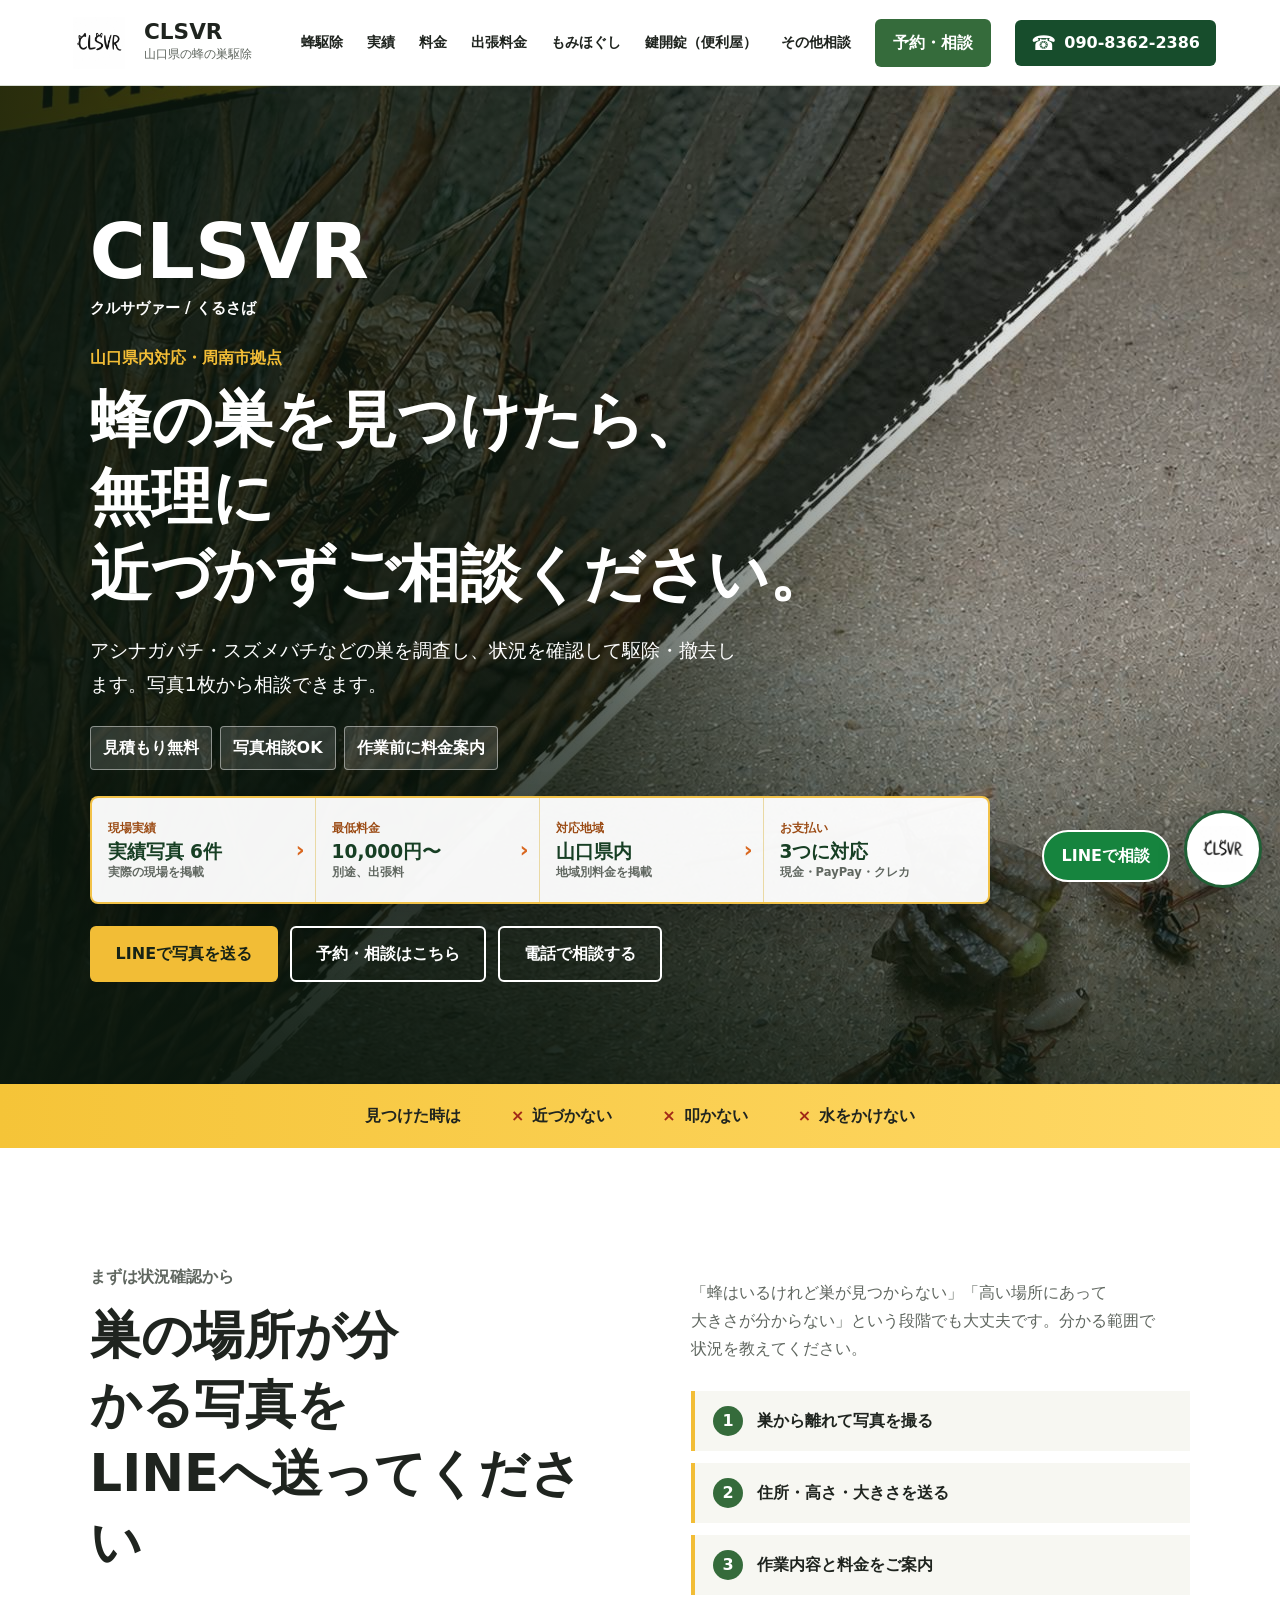
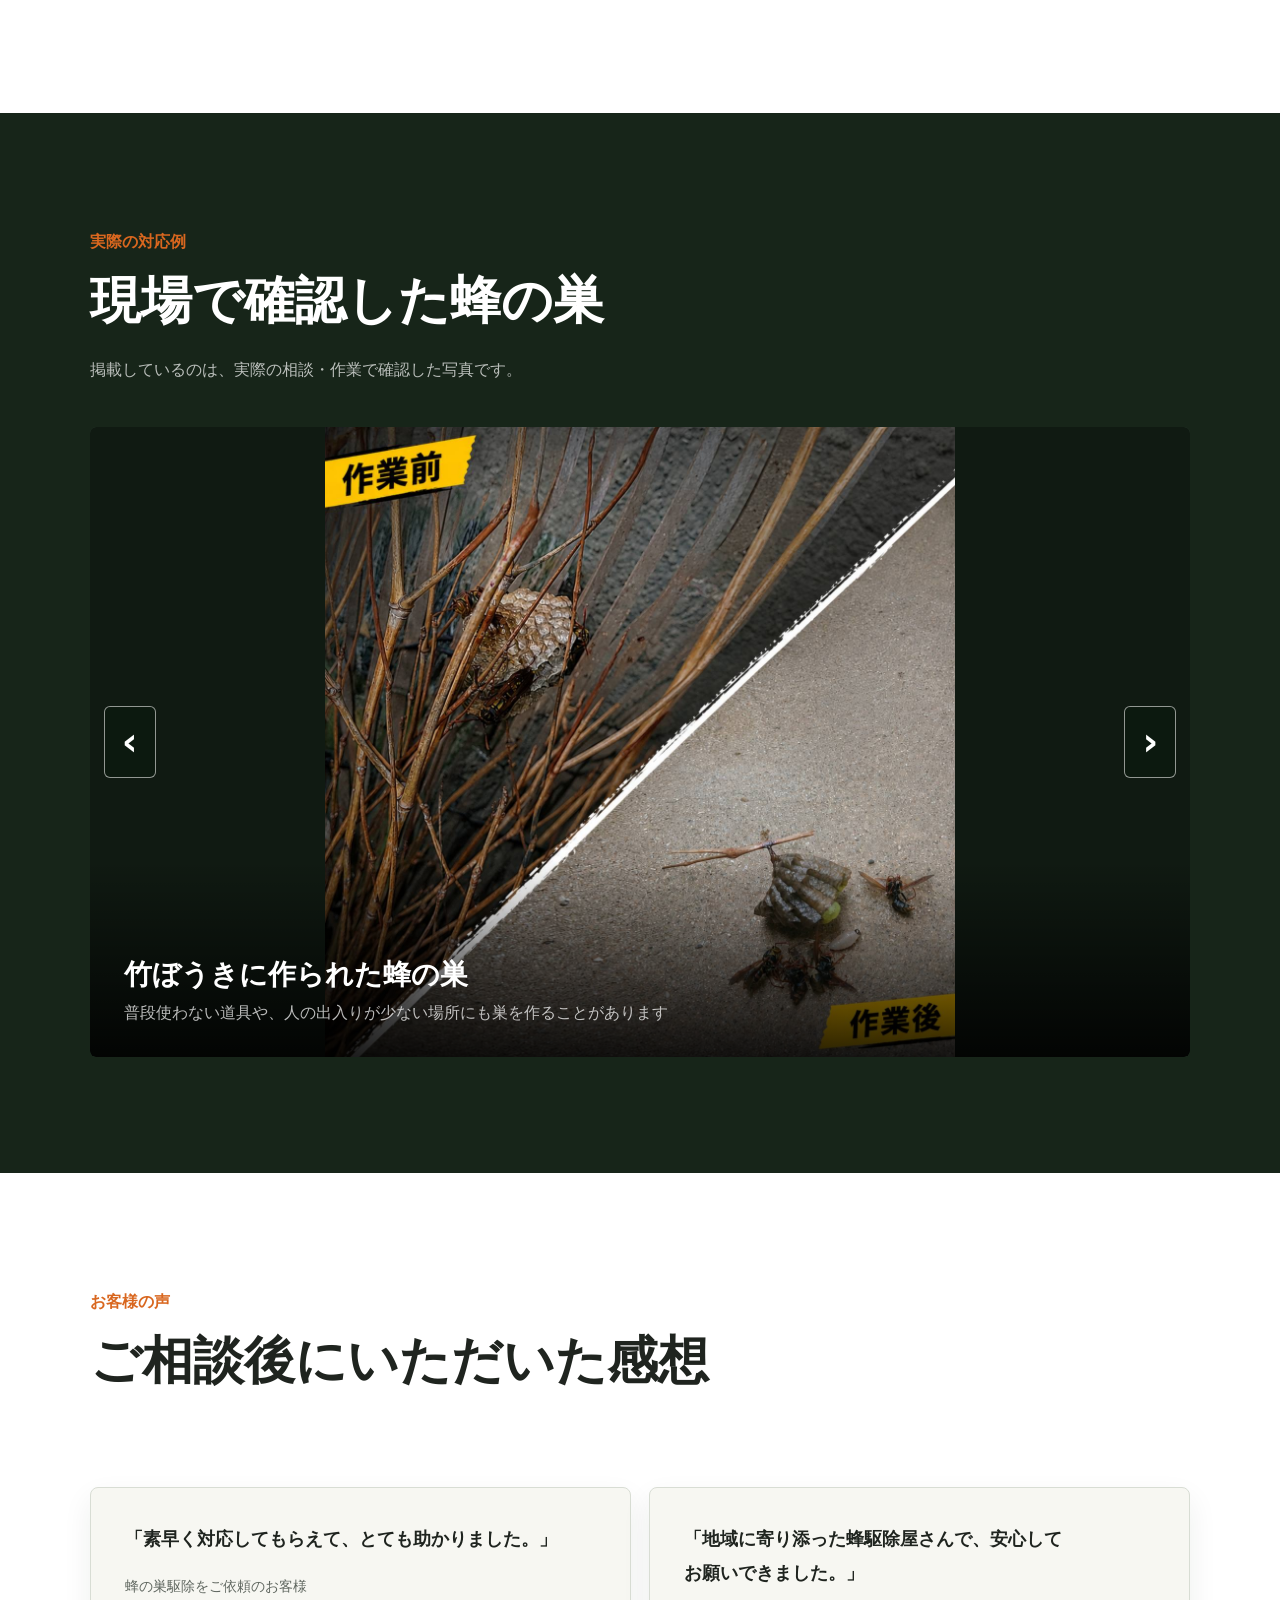
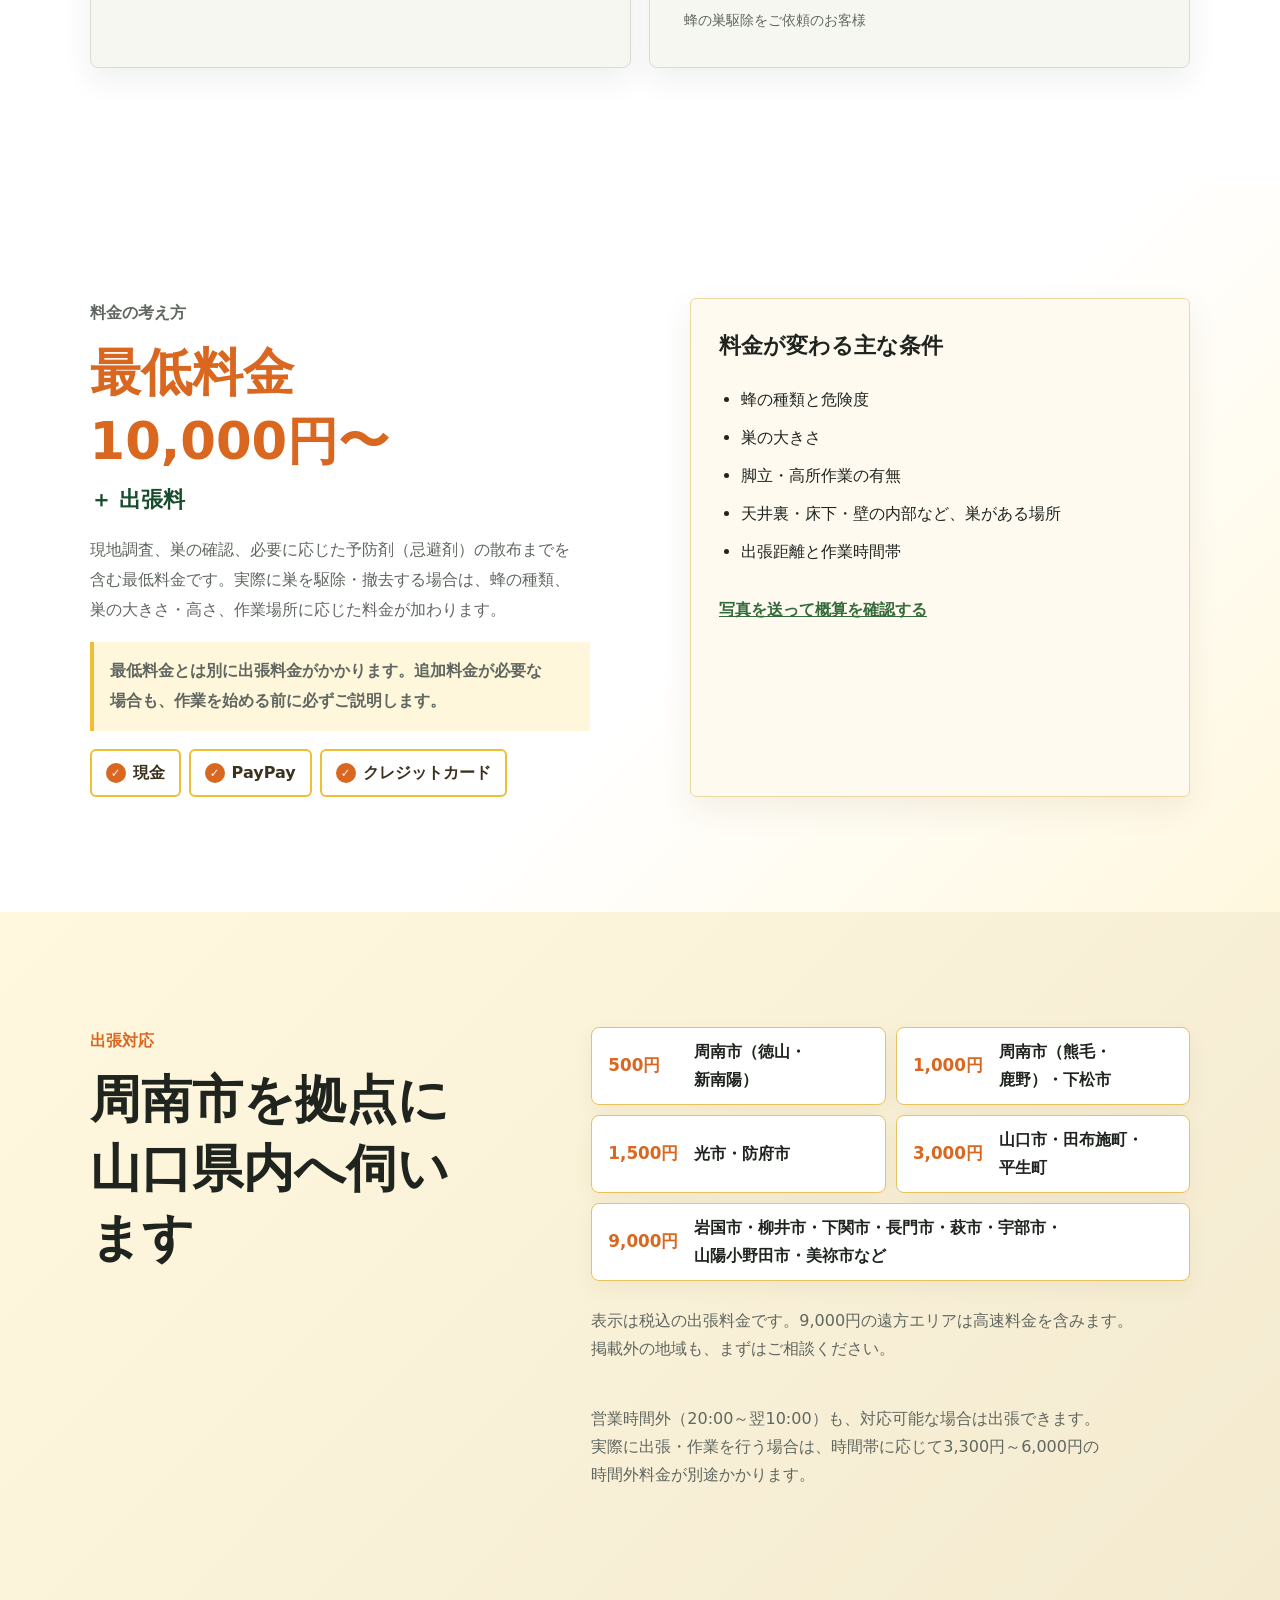
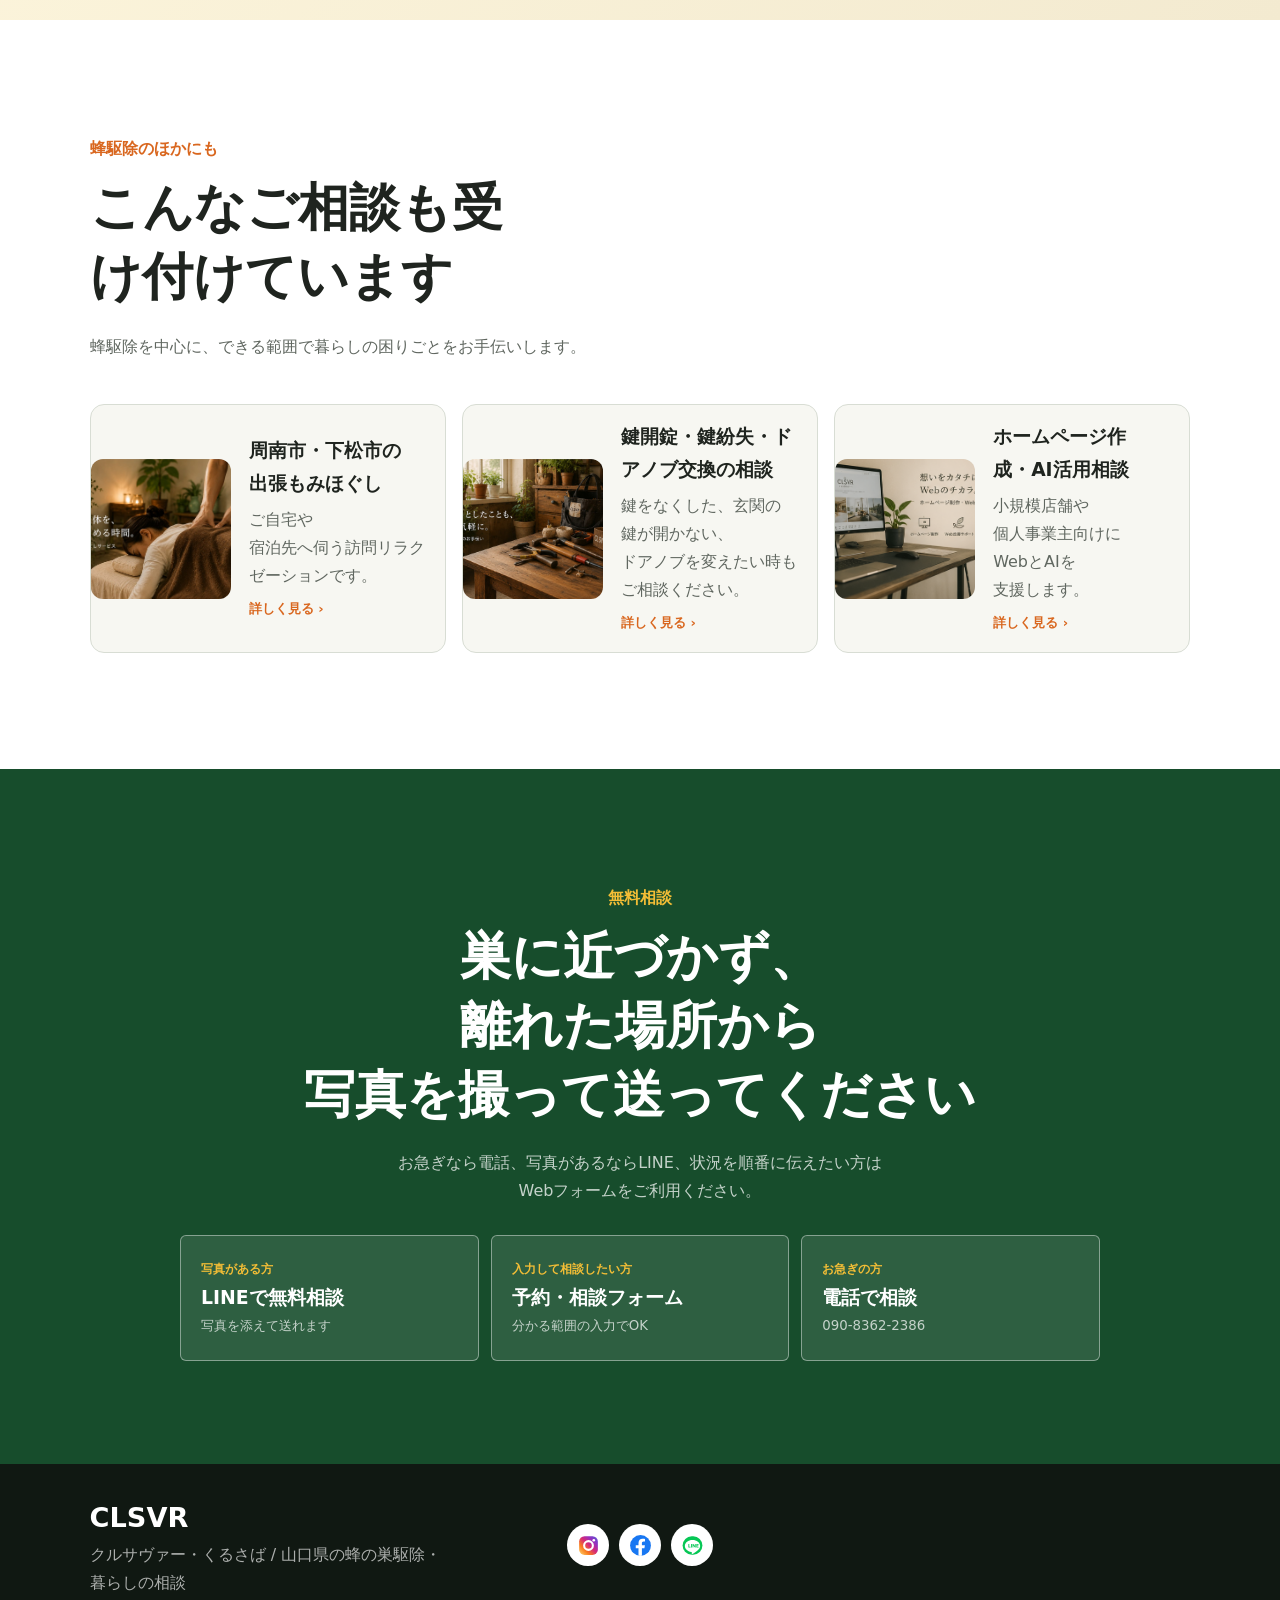
<file: index.html>
<!doctype html>
<html lang="ja">
<head>
  <meta charset="utf-8">
  <meta name="viewport" content="width=device-width, initial-scale=1">
  <meta name="description" content="CLSVR（クルサヴァー・くるさば）は山口県周南市を拠点に、蜂駆除・蜂の巣の調査、駆除、撤去に出張対応します。アシナガバチ・スズメバチなど、巣の写真から無料相談できます。">
  <meta name="robots" content="index, follow">
  <link rel="canonical" href="https://clsvr-homepage.vercel.app/">
  <meta property="og:type" content="website">
  <meta property="og:locale" content="ja_JP">
  <meta property="og:site_name" content="CLSVR（クルサヴァー）">
  <meta property="og:title" content="山口県の蜂駆除・蜂の巣駆除｜CLSVR（クルサヴァー）">
  <meta property="og:description" content="周南市を拠点に山口県内へ出張。蜂の巣の調査・駆除・撤去は、巣に近づかず写真を送ってご相談ください。">
  <meta property="og:url" content="https://clsvr-homepage.vercel.app/">
  <meta property="og:image" content="https://clsvr-homepage.vercel.app/public/images/works/wasp/wasp-before-after-01.jpg">
  <meta property="og:image:alt" content="CLSVRが山口県内で対応した蜂の巣駆除の作業例">
  <meta property="og:image:width" content="1280">
  <meta property="og:image:height" content="1280">
  <meta name="twitter:card" content="summary_large_image">
  <meta name="twitter:title" content="山口県の蜂駆除・蜂の巣駆除｜CLSVR（クルサヴァー）">
  <meta name="twitter:description" content="周南市を拠点に山口県内へ出張。蜂の巣の調査・駆除・撤去は、写真から無料相談できます。">
  <meta name="twitter:image" content="https://clsvr-homepage.vercel.app/public/images/works/wasp/wasp-before-after-01.jpg">
  <meta name="twitter:image:alt" content="CLSVRが山口県内で対応した蜂の巣駆除の作業例">
  <title>CLSVR（クルサヴァー）｜山口県の蜂駆除・蜂の巣駆除</title>
  <script type="application/ld+json">
  {
    "@context": "https://schema.org",
    "@graph": [
      {
        "@type": "WebSite",
        "@id": "https://clsvr-homepage.vercel.app/#website",
        "url": "https://clsvr-homepage.vercel.app/",
        "name": "CLSVR",
        "alternateName": ["クルサヴァー", "クルサバー", "くるさば", "くるさヴァー", "clsvr-homepage.vercel.app"],
        "inLanguage": "ja"
      },
      {
        "@type": "WebPage",
        "@id": "https://clsvr-homepage.vercel.app/#webpage",
        "url": "https://clsvr-homepage.vercel.app/",
        "name": "CLSVR（クルサヴァー）｜山口県の蜂駆除・蜂の巣駆除",
        "description": "CLSVR（クルサヴァー・くるさば）は山口県周南市を拠点に、蜂駆除・蜂の巣の調査、駆除、撤去に出張対応するサービスです。",
        "isPartOf": {"@id": "https://clsvr-homepage.vercel.app/#website"},
        "about": {"@id": "https://clsvr-homepage.vercel.app/#business"},
        "primaryImageOfPage": "https://clsvr-homepage.vercel.app/public/images/works/wasp/wasp-before-after-01.jpg",
        "inLanguage": "ja"
      },
      {
        "@type": "LocalBusiness",
        "@id": "https://clsvr-homepage.vercel.app/#business",
        "name": "CLSVR",
        "alternateName": ["クルサヴァー", "クルサバー", "くるさば", "くるさヴァー"],
        "url": "https://clsvr-homepage.vercel.app/",
        "logo": "https://clsvr-homepage.vercel.app/logo-black.webp",
        "image": "https://clsvr-homepage.vercel.app/public/images/works/wasp/wasp-before-after-01.jpg",
        "description": "CLSVR（クルサヴァー・くるさば）は山口県周南市を拠点に、蜂駆除、蜂の巣の調査・駆除・撤去を行う出張サービスです。",
        "telephone": "+81-90-8362-2386",
        "paymentAccepted": "現金, PayPay, クレジットカード",
        "contactPoint": {
          "@type": "ContactPoint",
          "telephone": "+81-90-8362-2386",
          "contactType": "customer service",
          "areaServed": "JP-35",
          "availableLanguage": "Japanese"
        },
        "priceRange": "10,000円から（出張料・追加作業料は別途）",
        "address": {
          "@type": "PostalAddress",
          "addressLocality": "周南市",
          "addressRegion": "山口県",
          "addressCountry": "JP"
        },
        "areaServed": [
          {"@type": "AdministrativeArea", "name": "山口県"},
          {"@type": "City", "name": "周南市"},
          {"@type": "City", "name": "下松市"},
          {"@type": "City", "name": "光市"},
          {"@type": "City", "name": "防府市"},
          {"@type": "City", "name": "山口市"},
          {"@type": "City", "name": "岩国市"},
          {"@type": "City", "name": "柳井市"},
          {"@type": "City", "name": "下関市"},
          {"@type": "City", "name": "長門市"},
          {"@type": "City", "name": "萩市"},
          {"@type": "City", "name": "宇部市"},
          {"@type": "City", "name": "山陽小野田市"},
          {"@type": "City", "name": "美祢市"},
          {"@type": "AdministrativeArea", "name": "田布施町"},
          {"@type": "AdministrativeArea", "name": "平生町"}
        ],
        "sameAs": [
          "https://www.instagram.com/MURAOKA184/",
          "https://www.facebook.com/share/17HUpYhaP9/"
        ],
        "makesOffer": {
          "@type": "Offer",
          "priceSpecification": {
            "@type": "PriceSpecification",
            "minPrice": 10000,
            "priceCurrency": "JPY"
          },
          "itemOffered": {
            "@type": "Service",
            "@id": "https://clsvr-homepage.vercel.app/#wasp-removal",
            "name": "蜂駆除・蜂の巣駆除",
            "alternateName": "ハチ駆除",
            "serviceType": "蜂の巣の調査・駆除・撤去",
            "provider": {"@id": "https://clsvr-homepage.vercel.app/#business"},
            "areaServed": {"@type": "AdministrativeArea", "name": "山口県"}
          }
        }
      }
    ]
  }
  </script>
  <link rel="stylesheet" href="styles.css?v=20260823-wasp-card-tight">
</head>
<body>
  <header class="site-header">
    <a class="brand" href="#top" aria-label="CLSVR トップへ">
      <img src="logo-black.webp" alt="CLSVR" width="58" height="40">
      <span><strong>CLSVR</strong><small>山口県の蜂の巣駆除</small></span>
    </a>
    <nav class="service-link-nav" id="main-mobile-menu" aria-label="主要メニュー">
      <a href="#top">蜂駆除</a><a href="#cases">実績</a><a href="#price">料金</a><a href="#area">出張料金</a><a href="bodycare.html">もみほぐし</a><a href="lifestyle.html">鍵開錠（便利屋）</a><a href="digital-support.html">その他相談</a>
    </nav>
    <button class="mobile-menu-toggle" type="button" aria-controls="main-mobile-menu" aria-expanded="false" aria-label="メニューを開く"><span></span><span></span><span></span></button>
    <a class="header-line" href="reservation.html?service=wasp">予約・相談</a>
    <a class="header-phone" href="tel:09083622386" aria-label="090-8362-2386へ電話する"><span class="header-phone-icon" aria-hidden="true">☎</span><span class="header-phone-number">090-8362-2386</span><span class="header-phone-mobile">電話</span></a>
  </header>

  <main id="top">
    <section class="hero">
      <img class="hero-bg" src="public/images/works/wasp/wasp-before-after-01.jpg" alt="放置されていた竹ぼうきに作られた蜂の巣の駆除前後" width="1280" height="1280" fetchpriority="high" decoding="async">
      <div class="hero-shade"></div>
      <div class="hero-content">
        <p class="hero-brand">CLSVR <span>クルサヴァー / くるさば</span></p>
        <p class="eyebrow">山口県内対応・周南市拠点</p>
        <h1>蜂の巣を見つけたら、<br>無理に近づかずご相談ください。</h1>
        <p class="lead">アシナガバチ・スズメバチなどの巣を調査し、状況を確認して駆除・撤去します。写真1枚から相談できます。</p>
        <div class="hero-points"><span>見積もり無料</span><span>写真相談OK</span><span>作業前に料金案内</span></div>
        <div class="hero-summary" aria-label="CLSVRの蜂駆除サービス概要">
          <a href="#cases"><small>現場実績</small><strong>実績写真 6件</strong><span>実際の現場を掲載</span></a>
          <a href="#price"><small>最低料金</small><strong>10,000円〜</strong><span>別途、出張料</span></a>
          <a href="#area"><small>対応地域</small><strong>山口県内</strong><span>地域別料金を掲載</span></a>
          <div><small>お支払い</small><strong>3つに対応</strong><span>現金・PayPay・クレカ</span></div>
        </div>
        <div class="hero-actions">
          <a class="button primary" href="https://lin.ee/lGfoS76" target="_blank" rel="noopener">LINEで写真を送る</a>
          <a class="button secondary" href="reservation.html?service=wasp">予約・相談はこちら</a>
          <a class="button secondary" href="tel:09083622386">電話で相談する</a>
        </div>
      </div>
    </section>

    <section class="safety-strip" aria-label="蜂の巣を見つけた時の注意">
      <strong>見つけた時は</strong><span>近づかない</span><span>叩かない</span><span>水をかけない</span>
    </section>

    <section class="section intro">
      <div>
        <p class="section-label">まずは状況確認から</p>
        <h2>巣の場所が分かる写真を<br>LINEへ送ってください</h2>
      </div>
      <div>
        <p>「蜂はいるけれど巣が見つからない」「高い場所にあって大きさが分からない」という段階でも大丈夫です。分かる範囲で状況を教えてください。</p>
        <ol class="flow-list"><li><b>1</b>巣から離れて写真を撮る</li><li><b>2</b>住所・高さ・大きさを送る</li><li><b>3</b>作業内容と料金をご案内</li></ol>
      </div>
    </section>

    <section id="cases" class="section cases">
      <div class="section-heading"><p class="section-label">実際の対応例</p><h2>現場で確認した蜂の巣</h2><p>掲載しているのは、実際の相談・作業で確認した写真です。</p></div>
      <p class="case-swipe-hint"><span aria-hidden="true">←</span> 横にスライドしてご覧ください <span aria-hidden="true">→</span></p>
      <div class="case-grid">
        <figure class="case-feature"><img src="public/images/works/wasp/wasp-before-after-01.jpg" alt="放置されていた竹ぼうきに作られた蜂の巣の作業前後" width="1280" height="1280" loading="lazy" decoding="async"><figcaption><strong>竹ぼうきに作られた蜂の巣</strong><span>普段使わない道具や、人の出入りが少ない場所にも巣を作ることがあります</span></figcaption></figure>
        <figure><img src="public/images/works/wasp/nest-under-eaves-01.jpg" alt="軒下にできた蜂の巣" width="960" height="1280"><figcaption><strong>軒下</strong><span>見上げないと気づきにくい場所</span></figcaption></figure>
        <figure><img src="public/images/works/wasp/nest-in-vent-01.jpg" alt="換気口の中にできた蜂の巣" width="960" height="1280"><figcaption><strong>換気口</strong><span>建物のすき間も確認します</span></figcaption></figure>
        <figure><img src="public/images/works/wasp/removed-nest-larvae-01.jpg" alt="撤去した蜂の巣" width="960" height="1280"><figcaption><strong>撤去した巣</strong><span>内部の状態まで確認</span></figcaption></figure>
        <figure><img src="public/images/works/wasp/hornet-closeup-01.jpg" alt="現場で確認したオオスズメバチ" width="960" height="1280"><figcaption><strong>オオスズメバチ</strong><span>大型で危険性が高いため、見つけても近づかないでください</span></figcaption></figure>
        <figure><img src="public/images/works/wasp/nest-under-eaves-large-enhanced.jpg" alt="木造の軒下で確認した大きな蜂の巣" width="1087" height="1447"><figcaption><strong>軒下の大きな蜂の巣</strong><span>高い軒下で大きく育っていた巣を現場で確認しました</span></figcaption></figure>
        <button class="case-arrow case-arrow-prev" type="button" aria-label="前の写真を見る" title="前の写真">‹</button>
        <button class="case-arrow case-arrow-next" type="button" aria-label="次の写真を見る" title="次の写真">›</button>
      </div>
    </section>

    <section class="section customer-voices">
      <div class="section-heading"><p class="section-label">お客様の声</p><h2>ご相談後にいただいた感想</h2><p>実際にいただいたお声を、個人が特定されないよう短く要約しています。</p></div>
      <div class="voice-grid">
        <article class="voice-card"><p>「素早く対応してもらえて、とても助かりました。」</p><span>蜂の巣駆除をご依頼のお客様</span></article>
        <article class="voice-card"><p>「地域に寄り添った蜂駆除屋さんで、安心してお願いできました。」</p><span>蜂の巣駆除をご依頼のお客様</span></article>
      </div>
    </section>

    <section id="price" class="section price-section">
      <div class="price-copy"><p class="section-label">料金の考え方</p><h2>最低料金 10,000円〜<span class="price-plus">＋ 出張料</span></h2><p>現地調査、巣の確認、必要に応じた予防剤（忌避剤）の散布までを含む最低料金です。実際に巣を駆除・撤去する場合は、蜂の種類、巣の大きさ・高さ、作業場所に応じた料金が加わります。</p><p class="price-note">最低料金とは別に出張料金がかかります。追加料金が必要な場合も、作業を始める前に必ずご説明します。</p><div class="payment-methods" aria-label="対応している支払い方法"><span>現金</span><span>PayPay</span><span>クレジットカード</span></div></div>
      <div class="price-factors"><h3>料金が変わる主な条件</h3><ul><li>蜂の種類と危険度</li><li>巣の大きさ</li><li>脚立・高所作業の有無</li><li>天井裏・床下・壁の内部など、巣がある場所</li><li>出張距離と作業時間帯</li></ul><a class="text-link" href="https://lin.ee/lGfoS76" target="_blank" rel="noopener">写真を送って概算を確認する</a></div>
    </section>

    <section id="area" class="section area-section">
      <div><p class="section-label">出張対応</p><h2>周南市を拠点に<br>山口県内へ伺います</h2></div>
      <div class="area-list">
        <span><strong>500円</strong>周南市（徳山・新南陽）</span>
        <span><strong>1,000円</strong>周南市（熊毛・鹿野）・下松市</span>
        <span><strong>1,500円</strong>光市・防府市</span>
        <span><strong>3,000円</strong>山口市・田布施町・平生町</span>
        <span><strong>9,000円</strong>岩国市・柳井市・下関市・長門市・萩市・宇部市・山陽小野田市・美祢市など</span>
        <p>表示は税込の出張料金です。9,000円の遠方エリアは高速料金を含みます。掲載外の地域も、まずはご相談ください。</p>
        <p>営業時間外（20:00～翌10:00）も、対応可能な場合は出張できます。実際に出張・作業を行う場合は、時間帯に応じて3,300円～6,000円の時間外料金が別途かかります。</p>
      </div>
    </section>

    <section class="section other-services">
      <div class="section-heading"><p class="section-label">蜂駆除のほかにも</p><h2>こんなご相談も受け付けています</h2><p>蜂駆除を中心に、できる範囲で暮らしの困りごとをお手伝いします。</p></div>
      <div class="other-grid">
        <a class="service-card" href="bodycare.html"><img src="public/images/services/massage.jpg" alt="周南市・下松市周辺の出張もみほぐし" width="1792" height="1024"><div><h3>周南市・下松市の出張もみほぐし</h3><p>ご自宅や宿泊先へ伺う訪問リラクゼーションです。</p><span>詳しく見る ›</span></div></a>
        <a class="service-card" href="lifestyle.html"><img src="public/images/services/lifestyle-tools.jpg" alt="鍵開錠・鍵紛失・ドアノブ交換など暮らしの相談" width="1792" height="1024"><div><h3>鍵開錠・鍵紛失・ドアノブ交換の相談</h3><p>鍵をなくした、玄関の鍵が開かない、ドアノブを変えたい時もご相談ください。</p><span>詳しく見る ›</span></div></a>
        <a class="service-card" href="digital-support.html"><img src="public/images/services/web-support.png" alt="ホームページ作成やAI活用などの相談" width="1792" height="1024"><div><h3>ホームページ作成・AI活用相談</h3><p>小規模店舗や個人事業主向けにWebとAIを支援します。</p><span>詳しく見る ›</span></div></a>
      </div>
    </section>

    <section class="section contact-section">
      <p class="section-label">無料相談</p><h2><span class="heading-line">巣に近づかず、</span><span class="heading-line">離れた場所から</span><span class="heading-line">写真を撮って送ってください</span></h2><p>お急ぎなら電話、写真があるならLINE、状況を順番に伝えたい方はWebフォームをご利用ください。</p>
      <div class="contact-route-grid">
        <a href="https://lin.ee/lGfoS76" target="_blank" rel="noopener"><span>写真がある方</span><strong>LINEで無料相談</strong><small>写真を添えて送れます</small></a>
        <a href="reservation.html?service=wasp"><span>入力して相談したい方</span><strong>予約・相談フォーム</strong><small>分かる範囲の入力でOK</small></a>
        <a href="tel:09083622386"><span>お急ぎの方</span><strong>電話で相談</strong><small>090-8362-2386</small></a>
      </div>
    </section>
  </main>

  <footer class="footer"><div><strong>CLSVR</strong><p>クルサヴァー・くるさば / 山口県の蜂の巣駆除・暮らしの相談</p></div><div class="footer-links"><a href="https://www.instagram.com/MURAOKA184/" target="_blank" rel="noopener"><img src="public/images/icons/instagram.svg" alt="Instagram"></a><a href="https://www.facebook.com/share/17HUpYhaP9/" target="_blank" rel="noopener"><img src="public/images/icons/facebook.svg" alt="Facebook"></a><a href="https://lin.ee/lGfoS76" target="_blank" rel="noopener"><img src="public/images/icons/line.svg" alt="LINE"></a></div></footer>
  <script src="script.js?v=20260821-images"></script>
  <script src="mobile-menu.js?v=20260821-mobile-menu"></script>
  <link rel="stylesheet" href="fortune-widget.css?v=20260823-card-spacing">
  <script src="fortune-widget.js"></script>
  <nav class="mobile-cta-bar" aria-label="スマホ固定お問い合わせ">
    <a class="mobile-cta-phone" href="tel:09083622386">電話</a>
    <a class="mobile-cta-line" href="https://lin.ee/lGfoS76" target="_blank" rel="noopener">LINE</a>
    <a class="mobile-cta-reserve" href="reservation.html?service=wasp">予約</a>
  </nav>
</body>
</html>
</file>
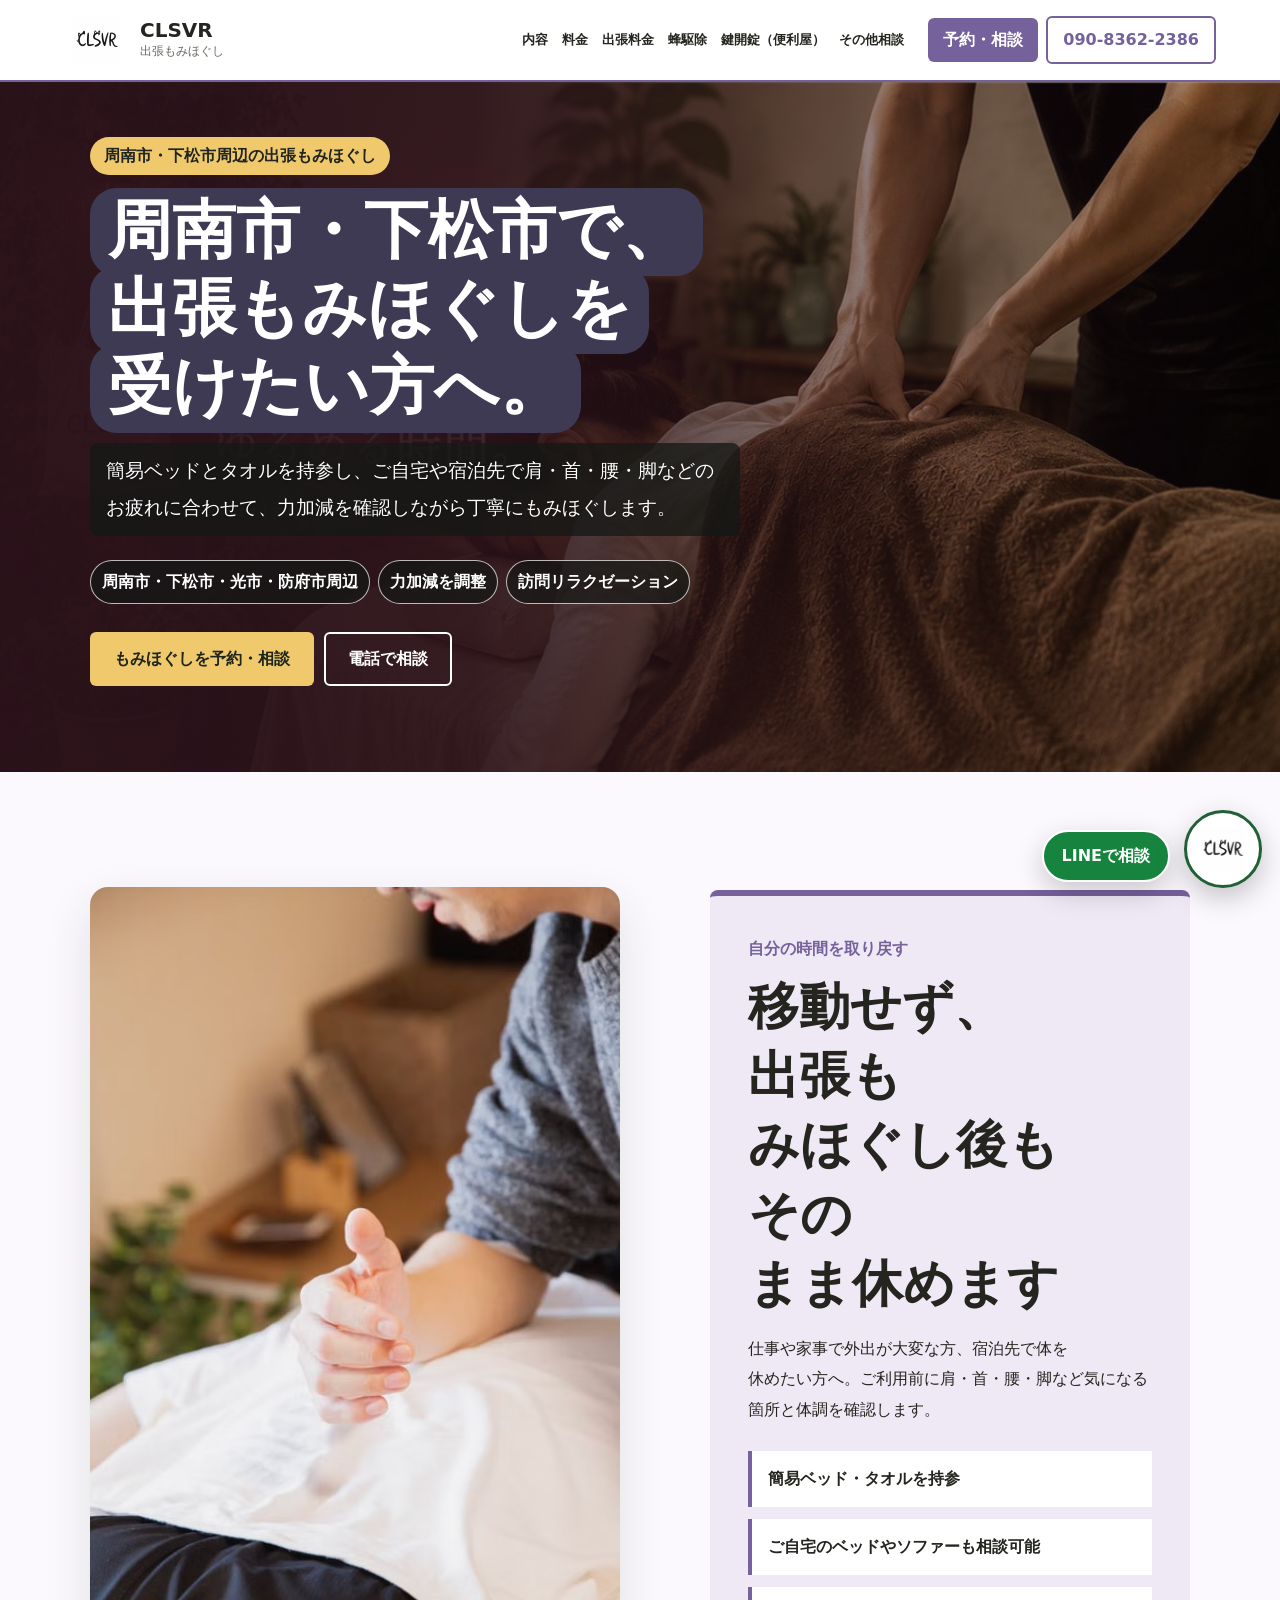
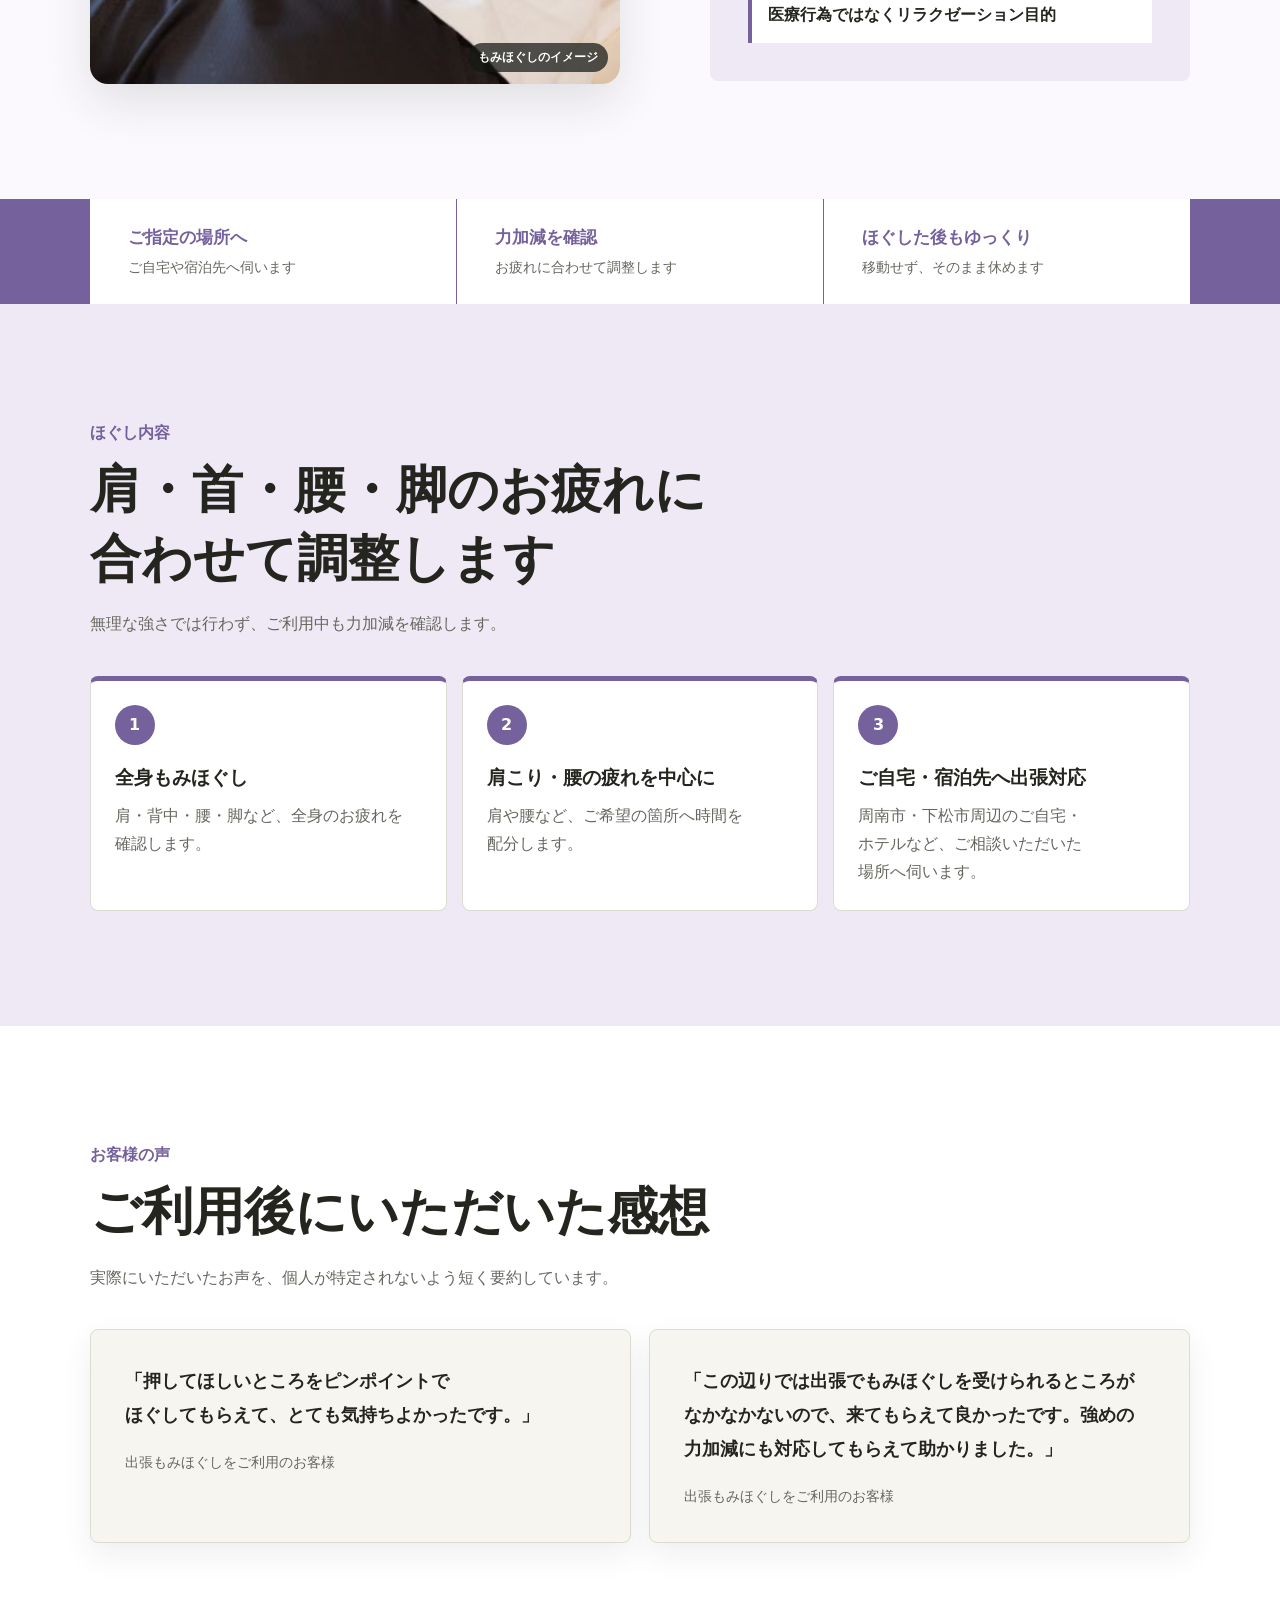
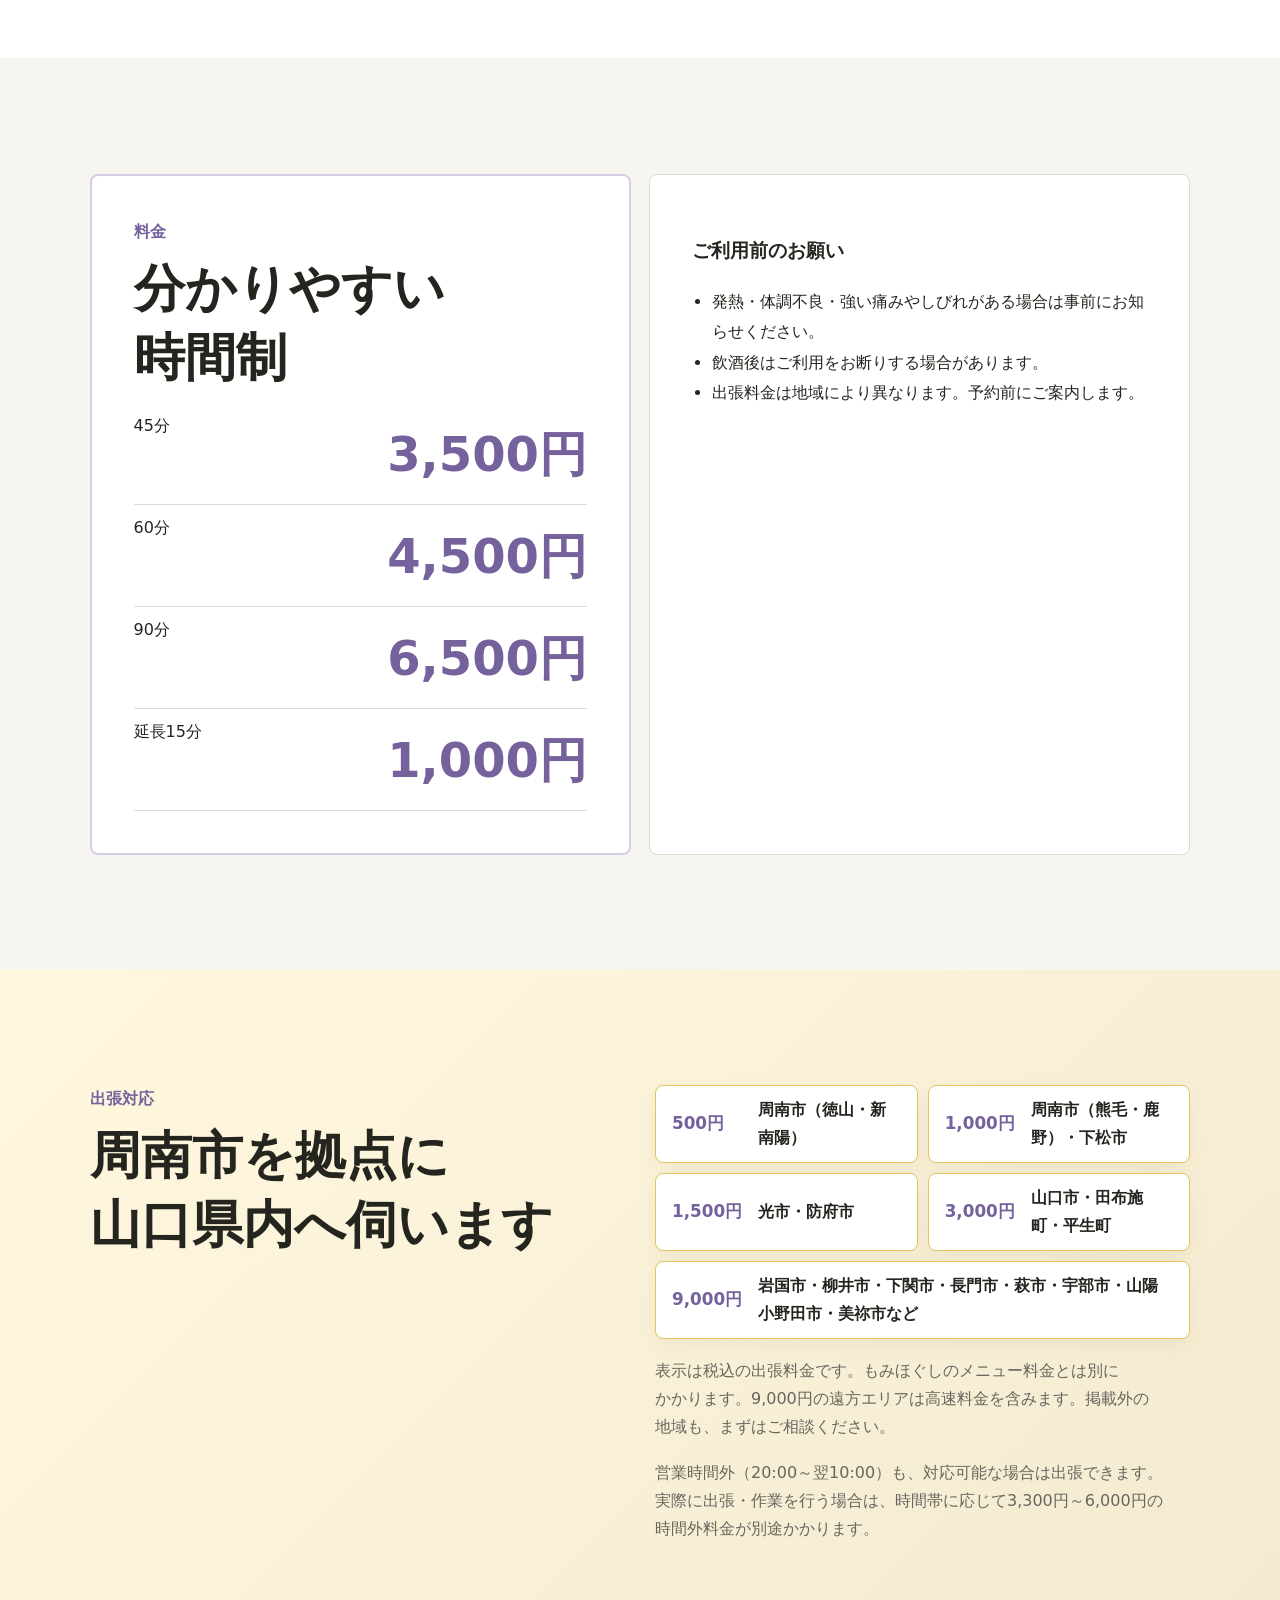
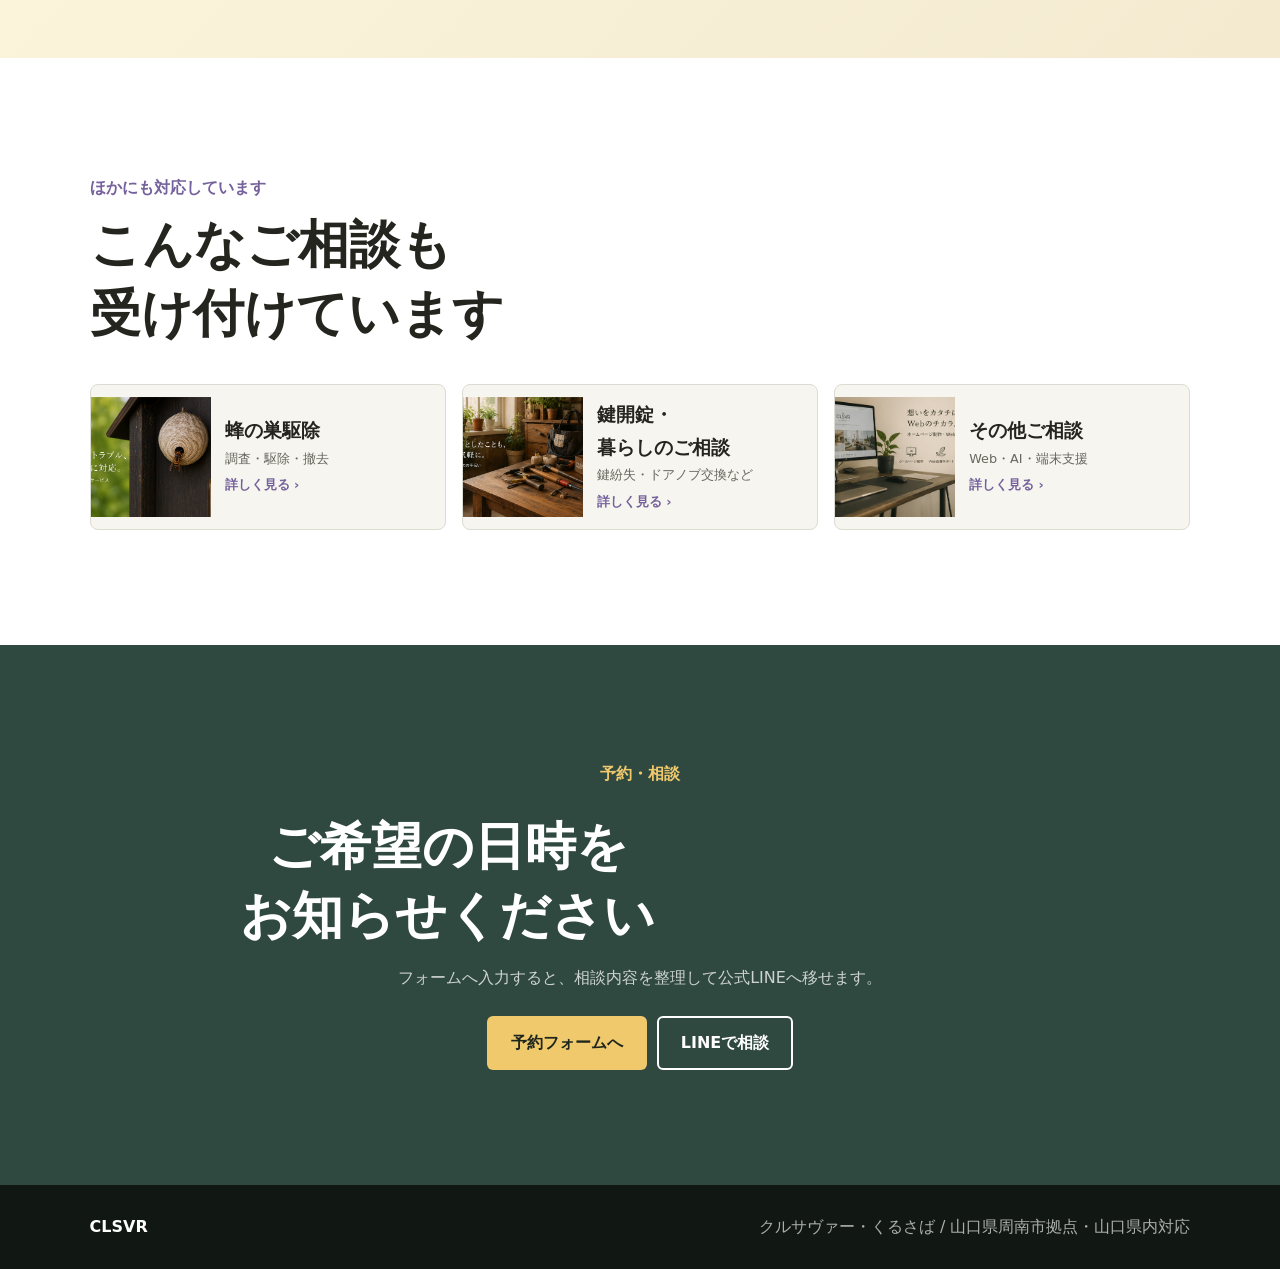
<file: bodycare.html>
<!doctype html>
<html lang="ja">
<head>
<meta charset="utf-8">
<meta name="viewport" content="width=device-width,initial-scale=1">
<meta name="robots" content="index,follow,max-image-preview:large">
<meta name="description" content="山口県周南市・下松市・光市・防府市周辺へ訪問するCLSVR（クルサヴァー・くるさば）の出張もみほぐし。ご自宅や宿泊先で、肩・首・腰・脚のお疲れに合わせて力加減を確認します。">
<link rel="canonical" href="https://clsvr-homepage.vercel.app/bodycare">
<meta property="og:type" content="website">
<meta property="og:locale" content="ja_JP">
<meta property="og:site_name" content="CLSVR（クルサヴァー）">
<meta property="og:title" content="周南市・下松市の出張もみほぐし｜訪問リラクゼーションCLSVR">
<meta property="og:description" content="ご自宅や宿泊先へ訪問。肩・首・腰・脚の疲れに合わせて力加減を確認する、リラクゼーション目的の出張もみほぐしです。">
<meta property="og:url" content="https://clsvr-homepage.vercel.app/bodycare">
<meta property="og:image" content="https://clsvr-homepage.vercel.app/public/images/services/massage.jpg">
<title>周南市・下松市の出張もみほぐし｜訪問リラクゼーションCLSVR</title>
<script type="application/ld+json">
{
  "@context": "https://schema.org",
  "@type": "Service",
  "name": "周南市・下松市の出張もみほぐし",
  "alternateName": ["訪問もみほぐし", "訪問リラクゼーション", "自宅で受けるもみほぐし", "出張リラクゼーション"],
  "serviceType": ["出張もみほぐし", "訪問もみほぐし", "訪問リラクゼーション"],
  "description": "山口県周南市・下松市・光市・防府市周辺で、ご自宅や宿泊先へ訪問するリラクゼーション目的の出張もみほぐしです。肩・首・腰・脚などのお疲れに合わせて力加減を確認します。",
  "url": "https://clsvr-homepage.vercel.app/bodycare",
  "image": "https://clsvr-homepage.vercel.app/public/images/services/massage.jpg",
  "provider": {
    "@type": "LocalBusiness",
    "name": "CLSVR",
    "alternateName": ["クルサヴァー", "クルサバー", "くるさば", "くるさヴァー"],
    "telephone": "+81-90-8362-2386",
    "url": "https://clsvr-homepage.vercel.app/",
    "address": {
      "@type": "PostalAddress",
      "addressLocality": "周南市",
      "addressRegion": "山口県",
      "addressCountry": "JP"
    }
  },
  "areaServed": ["周南市", "下松市", "光市", "防府市", "山口県"],
  "offers": [
    {"@type": "Offer", "name": "出張もみほぐし45分", "price": 3500, "priceCurrency": "JPY"},
    {"@type": "Offer", "name": "出張もみほぐし60分", "price": 4500, "priceCurrency": "JPY"},
    {"@type": "Offer", "name": "出張もみほぐし90分", "price": 6500, "priceCurrency": "JPY"}
  ]
}
</script>
<link rel="stylesheet" href="service-pages.css?v=20260823-wasp-card-tight">
</head>
<body class="service-page bodycare">
<header class="service-header">
<a class="service-brand" href="index.html">
<img src="logo-black.webp" alt="CLSVR">
<span>
<strong>CLSVR</strong>
<small>出張もみほぐし</small>
</span>
</a>
<nav class="service-nav" id="bodycare-mobile-menu">
<a href="#menu">内容</a>
<a href="#price">料金</a>
<a href="#area">出張料金</a>
<a href="index.html">蜂駆除</a>
<a href="lifestyle.html">鍵開錠（便利屋）</a>
<a href="digital-support.html">その他相談</a>
</nav>
<button class="mobile-menu-toggle" type="button" aria-controls="bodycare-mobile-menu" aria-expanded="false" aria-label="メニューを開く"><span></span><span></span><span></span></button>
<div class="service-header-actions">
<a class="header-cta" href="reservation.html?service=bodycare">予約・相談</a>
<a class="service-header-phone" href="tel:09083622386"><span class="service-phone-number">090-8362-2386</span><span class="service-phone-mobile">電話</span></a>
</div>
</header>
<main>
<section class="service-hero">
<img src="public/images/services/massage.jpg" alt="周南市・下松市周辺でご自宅や宿泊先へ訪問する出張もみほぐし">
<div class="service-hero-content">
<p class="service-kicker">周南市・下松市周辺の出張もみほぐし</p>
<h1><span>周南市・下松市で、<br>出張もみほぐしを受けたい方へ。</span></h1>
<p class="service-lead">簡易ベッドとタオルを持参し、ご自宅や宿泊先で肩・首・腰・脚などのお疲れに合わせて、力加減を確認しながら丁寧にもみほぐします。</p>
<div class="hero-tags">
<span>周南市・下松市・光市・防府市周辺</span>
<span>力加減を調整</span>
<span>訪問リラクゼーション</span>
</div>
<div class="actions">
<a class="button primary" href="reservation.html?service=bodycare">もみほぐしを予約・相談</a>
<a class="button secondary" href="tel:09083622386">電話で相談</a>
</div>
</div>
</section>
<section class="service-section feature-band">
<figure class="service-photo">
<img src="public/images/services/stock/thumb-pressure-massage.avif" alt="背中をやさしくもみほぐすイメージ">
<figcaption>もみほぐしのイメージ</figcaption>
</figure>
<div class="feature-copy">
<p class="section-label">自分の時間を取り戻す</p>
<h2>移動せず、出張もみほぐし後もそのまま休めます</h2>
<p>仕事や家事で外出が大変な方、宿泊先で体を休めたい方へ。ご利用前に肩・首・腰・脚など気になる箇所と体調を確認します。</p>
<ul class="feature-list">
<li>簡易ベッド・タオルを持参</li>
<li>ご自宅のベッドやソファーも相談可能</li>
<li>医療行為ではなくリラクゼーション目的</li>
</ul>
</div>
</section>
<section class="visual-summary" aria-label="出張もみほぐしの特徴">
<div><strong>ご指定の場所へ</strong><span>ご自宅や宿泊先へ伺います</span></div>
<div><strong>力加減を確認</strong><span>お疲れに合わせて調整します</span></div>
<div><strong>ほぐした後もゆっくり</strong><span>移動せず、そのまま休めます</span></div>
</section>
<section class="service-section menu-section" id="menu">
<div class="section-head">
<p class="section-label">ほぐし内容</p>
<h2>肩・首・腰・脚のお疲れに合わせて調整します</h2>
<p>無理な強さでは行わず、ご利用中も力加減を確認します。</p>
</div>
<div class="menu-grid">
<article class="menu-card">
<b>1</b>
<h3>全身もみほぐし</h3>
<p>肩・背中・腰・脚など、全身のお疲れを確認します。</p>
</article>
<article class="menu-card">
<b>2</b>
<h3>肩こり・腰の疲れを中心に</h3>
<p>肩や腰など、ご希望の箇所へ時間を配分します。</p>
</article>
<article class="menu-card">
<b>3</b>
<h3>ご自宅・宿泊先へ出張対応</h3>
<p>周南市・下松市周辺のご自宅・ホテルなど、ご相談いただいた場所へ伺います。</p>
</article>
</div>
</section>
<section class="service-section customer-voices">
<div class="section-head">
<p class="section-label">お客様の声</p>
<h2>ご利用後にいただいた感想</h2>
<p>実際にいただいたお声を、個人が特定されないよう短く要約しています。</p>
</div>
<div class="voice-grid">
<article class="voice-card">
<p>「押してほしいところをピンポイントでほぐしてもらえて、とても気持ちよかったです。」</p>
<span>出張もみほぐしをご利用のお客様</span>
</article>
<article class="voice-card">
<p>「この辺りでは出張でもみほぐしを受けられるところがなかなかないので、来てもらえて良かったです。強めの力加減にも対応してもらえて助かりました。」</p>
<span>出張もみほぐしをご利用のお客様</span>
</article>
</div>
</section>
<section class="service-section" id="price">
<div class="price-panel">
<div class="price-card">
<p class="section-label">料金</p>
<h2>分かりやすい時間制</h2>
<ul class="price-list">
<li>
<span>45分</span>
<strong>3,500円</strong>
</li>
<li>
<span>60分</span>
<strong>4,500円</strong>
</li>
<li>
<span>90分</span>
<strong>6,500円</strong>
</li>
<li>
<span>延長15分</span>
<strong>1,000円</strong>
</li>
</ul>
</div>
<div class="notice-card">
<h3>ご利用前のお願い</h3>
<ul>
<li>発熱・体調不良・強い痛みやしびれがある場合は事前にお知らせください。</li>
<li>飲酒後はご利用をお断りする場合があります。</li>
<li>出張料金は地域により異なります。予約前にご案内します。</li>
</ul>
</div>
</div>
</section>
<section class="service-section service-area-section" id="area">
<div>
<p class="section-label">出張対応</p>
<h2>周南市を拠点に<br>山口県内へ伺います</h2>
</div>
<div class="area-list">
<span><strong>500円</strong>周南市（徳山・新南陽）</span>
<span><strong>1,000円</strong>周南市（熊毛・鹿野）・下松市</span>
<span><strong>1,500円</strong>光市・防府市</span>
<span><strong>3,000円</strong>山口市・田布施町・平生町</span>
<span><strong>9,000円</strong>岩国市・柳井市・下関市・長門市・萩市・宇部市・山陽小野田市・美祢市など</span>
<p>表示は税込の出張料金です。もみほぐしのメニュー料金とは別にかかります。9,000円の遠方エリアは高速料金を含みます。掲載外の地域も、まずはご相談ください。</p>
<p>営業時間外（20:00～翌10:00）も、対応可能な場合は出張できます。実際に出張・作業を行う場合は、時間帯に応じて3,300円～6,000円の時間外料金が別途かかります。</p>
</div>
</section>
<section class="service-section other-services" id="other">
<div class="section-head">
<p class="section-label">ほかにも対応しています</p>
<h2>こんなご相談も受け付けています</h2>
</div>
<div class="other-grid">
<a class="other-card wasp-card" href="index.html">
<img src="public/images/services/wasp-trouble.jpg" alt="蜂の巣駆除">
<div>
<h3>蜂の巣駆除</h3>
<p>調査・駆除・撤去</p>
<span>詳しく見る ›</span>
</div>
</a>
<a class="other-card" href="lifestyle.html">
<img src="public/images/services/lifestyle-tools.jpg" alt="暮らしの相談">
<div>
<h3>鍵開錠・暮らしのご相談</h3>
<p>鍵紛失・ドアノブ交換など</p>
<span>詳しく見る ›</span>
</div>
</a>
<a class="other-card" href="digital-support.html">
<img src="public/images/services/web-support.png" alt="その他相談">
<div>
<h3>その他ご相談</h3>
<p>Web・AI・端末支援</p>
<span>詳しく見る ›</span>
</div>
</a>
</div>
</section>
<section class="service-section contact-band">
<p class="section-label">予約・相談</p>
<h2>ご希望の日時をお知らせください</h2>
<p>フォームへ入力すると、相談内容を整理して公式LINEへ移せます。</p>
<div class="actions">
<a class="button primary" href="reservation.html?service=bodycare">予約フォームへ</a>
<a class="button secondary" href="https://lin.ee/lGfoS76">LINEで相談</a>
</div>
</section>
</main>
<link rel="stylesheet" href="fortune-widget.css?v=20260823-card-spacing">
<script src="mobile-menu.js?v=20260821-mobile-menu"></script>
<script src="fortune-widget.js"></script>
<footer class="service-footer">
<strong>CLSVR</strong>
<p>クルサヴァー・くるさば / 山口県周南市拠点・山口県内対応</p>
</footer>
<nav class="mobile-cta-bar" aria-label="スマホ固定お問い合わせ">
<a class="mobile-cta-phone" href="tel:09083622386">電話</a>
<a class="mobile-cta-line" href="https://lin.ee/lGfoS76" target="_blank" rel="noopener">LINE</a>
<a class="mobile-cta-reserve" href="reservation.html?service=bodycare">予約</a>
</nav>
</body>
</html>
</file>
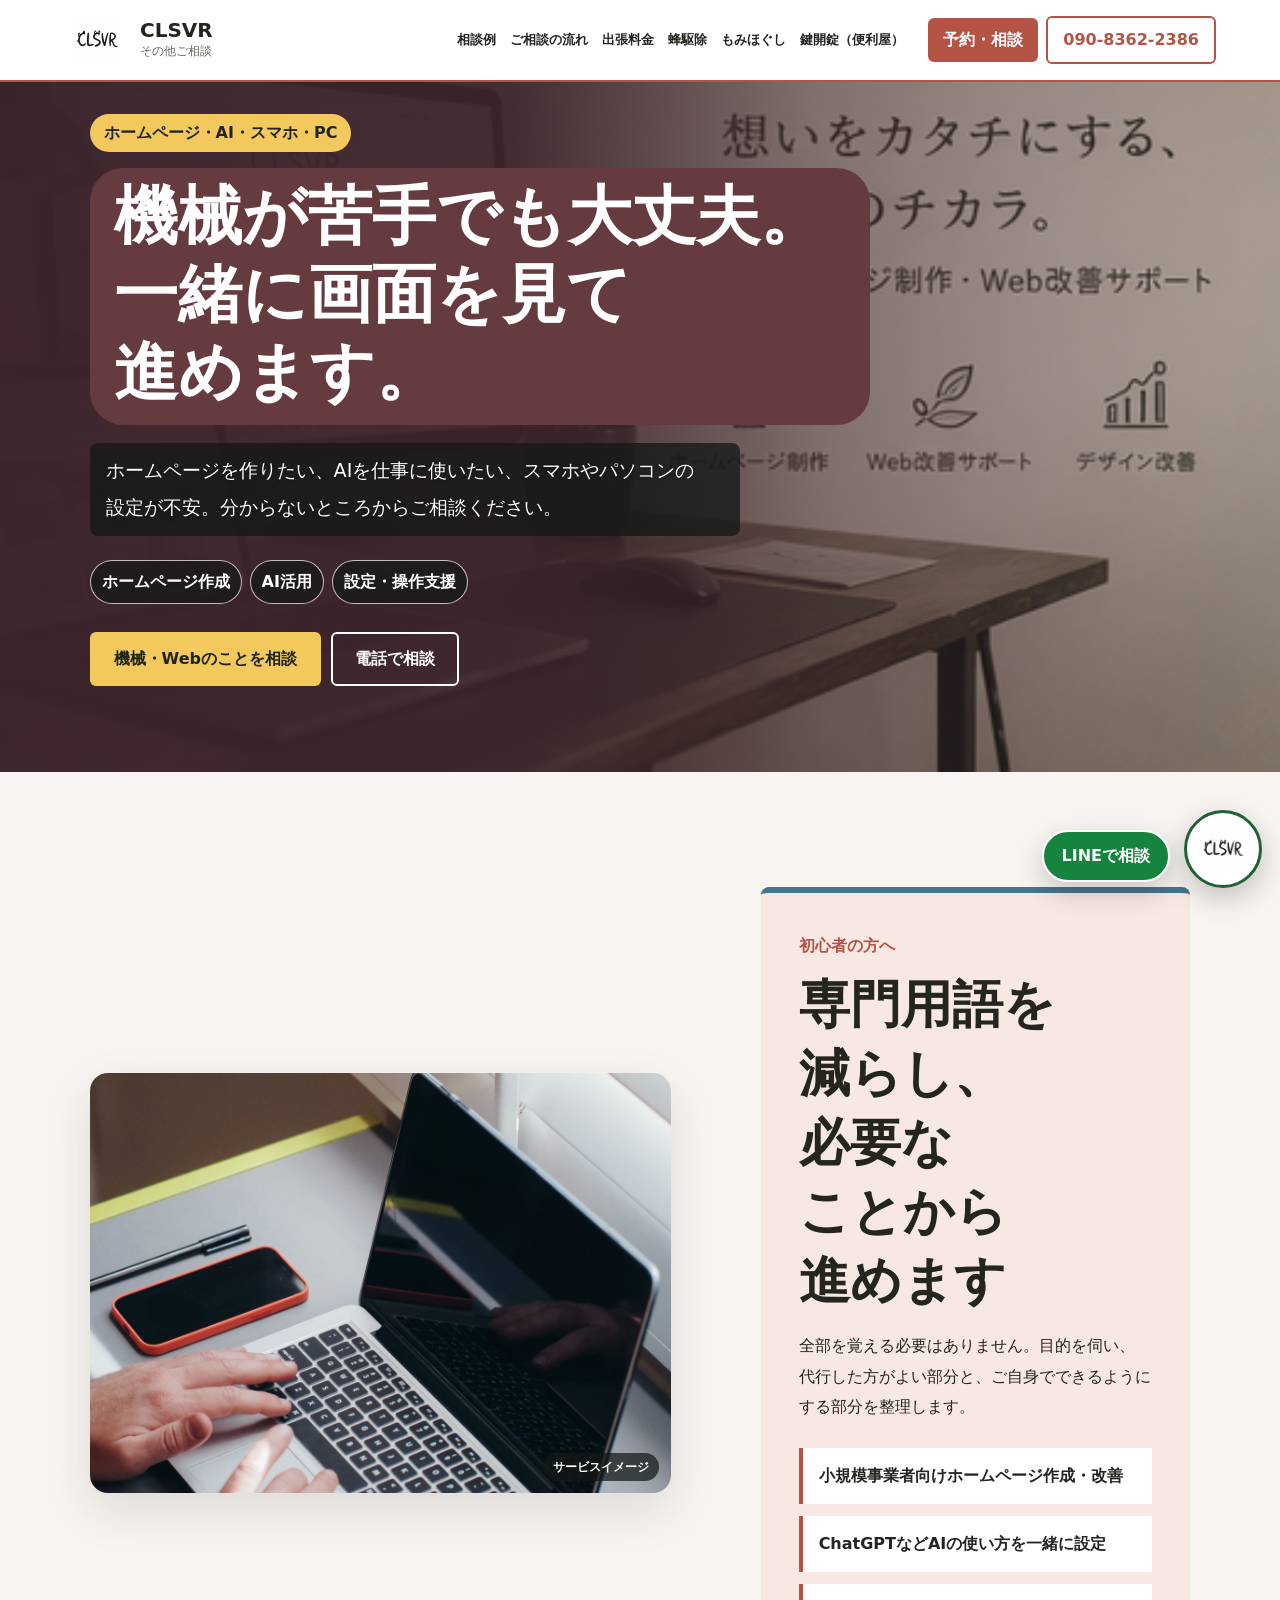
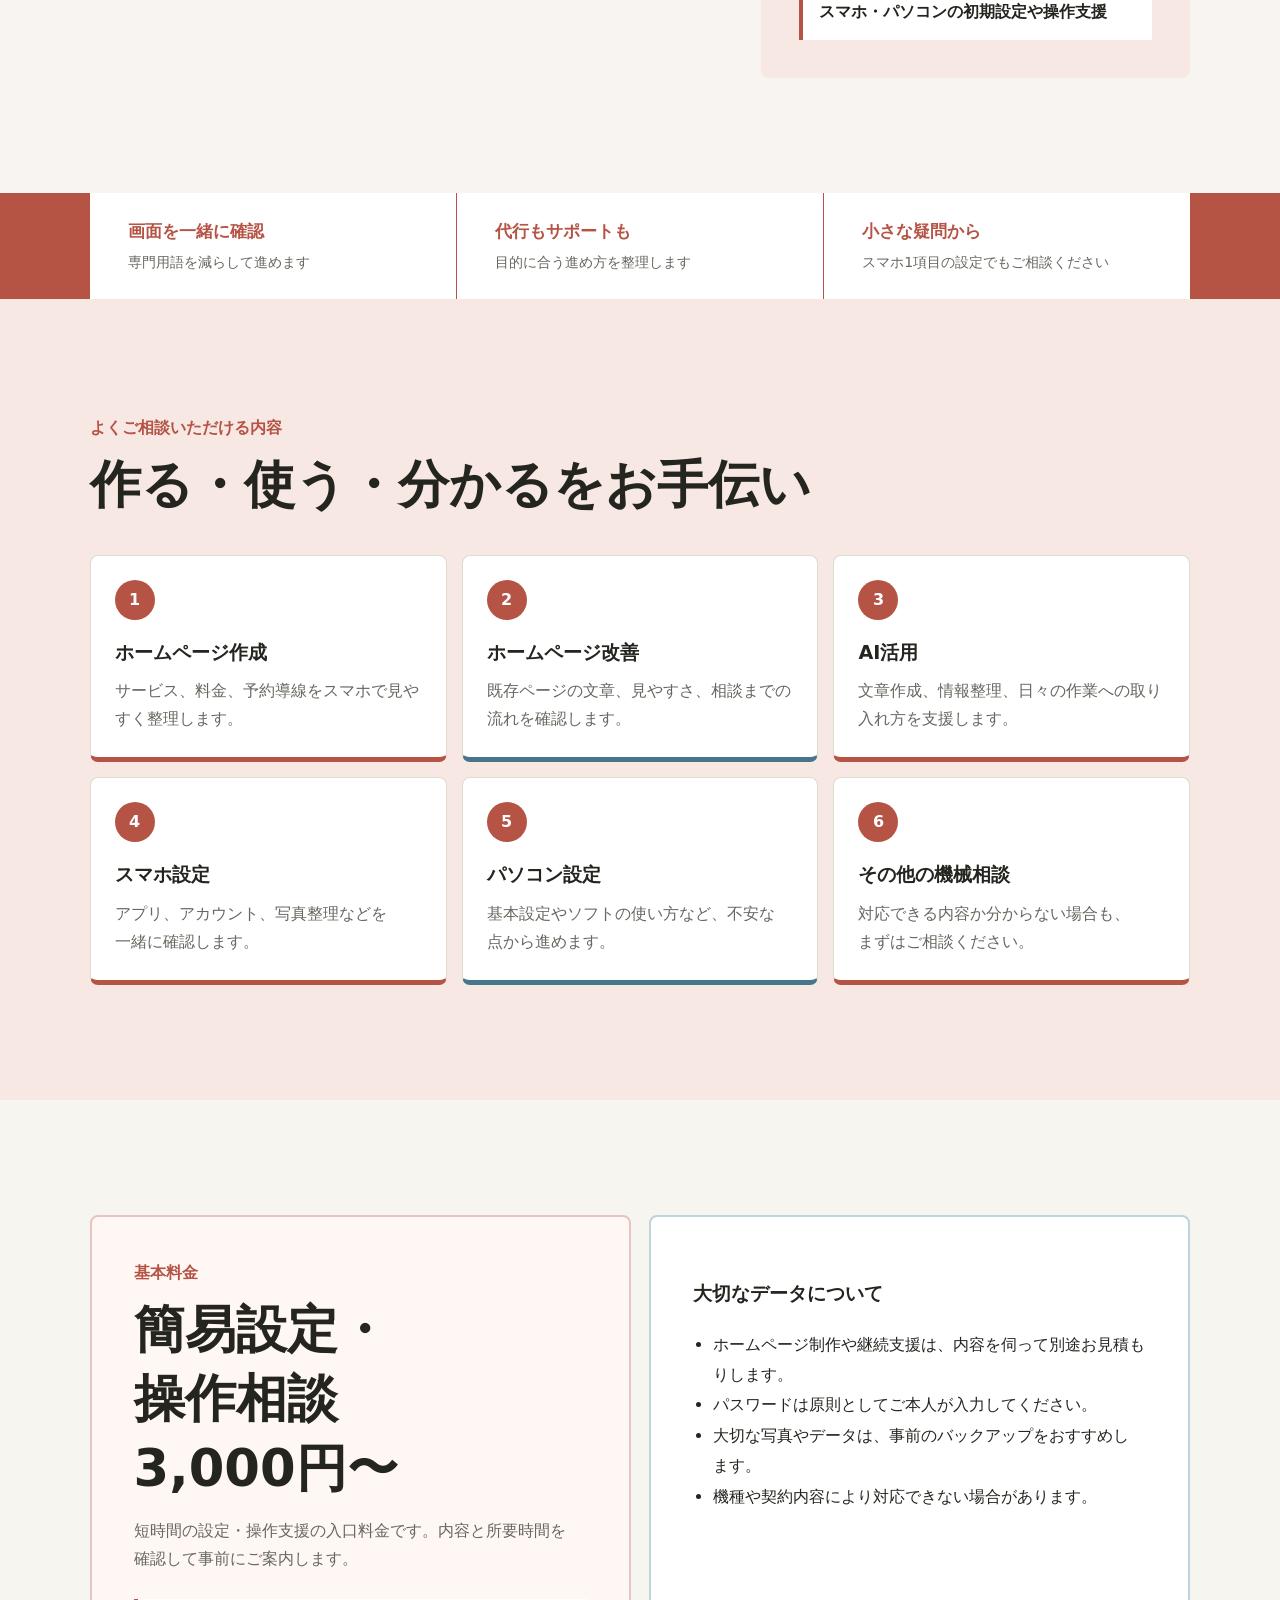
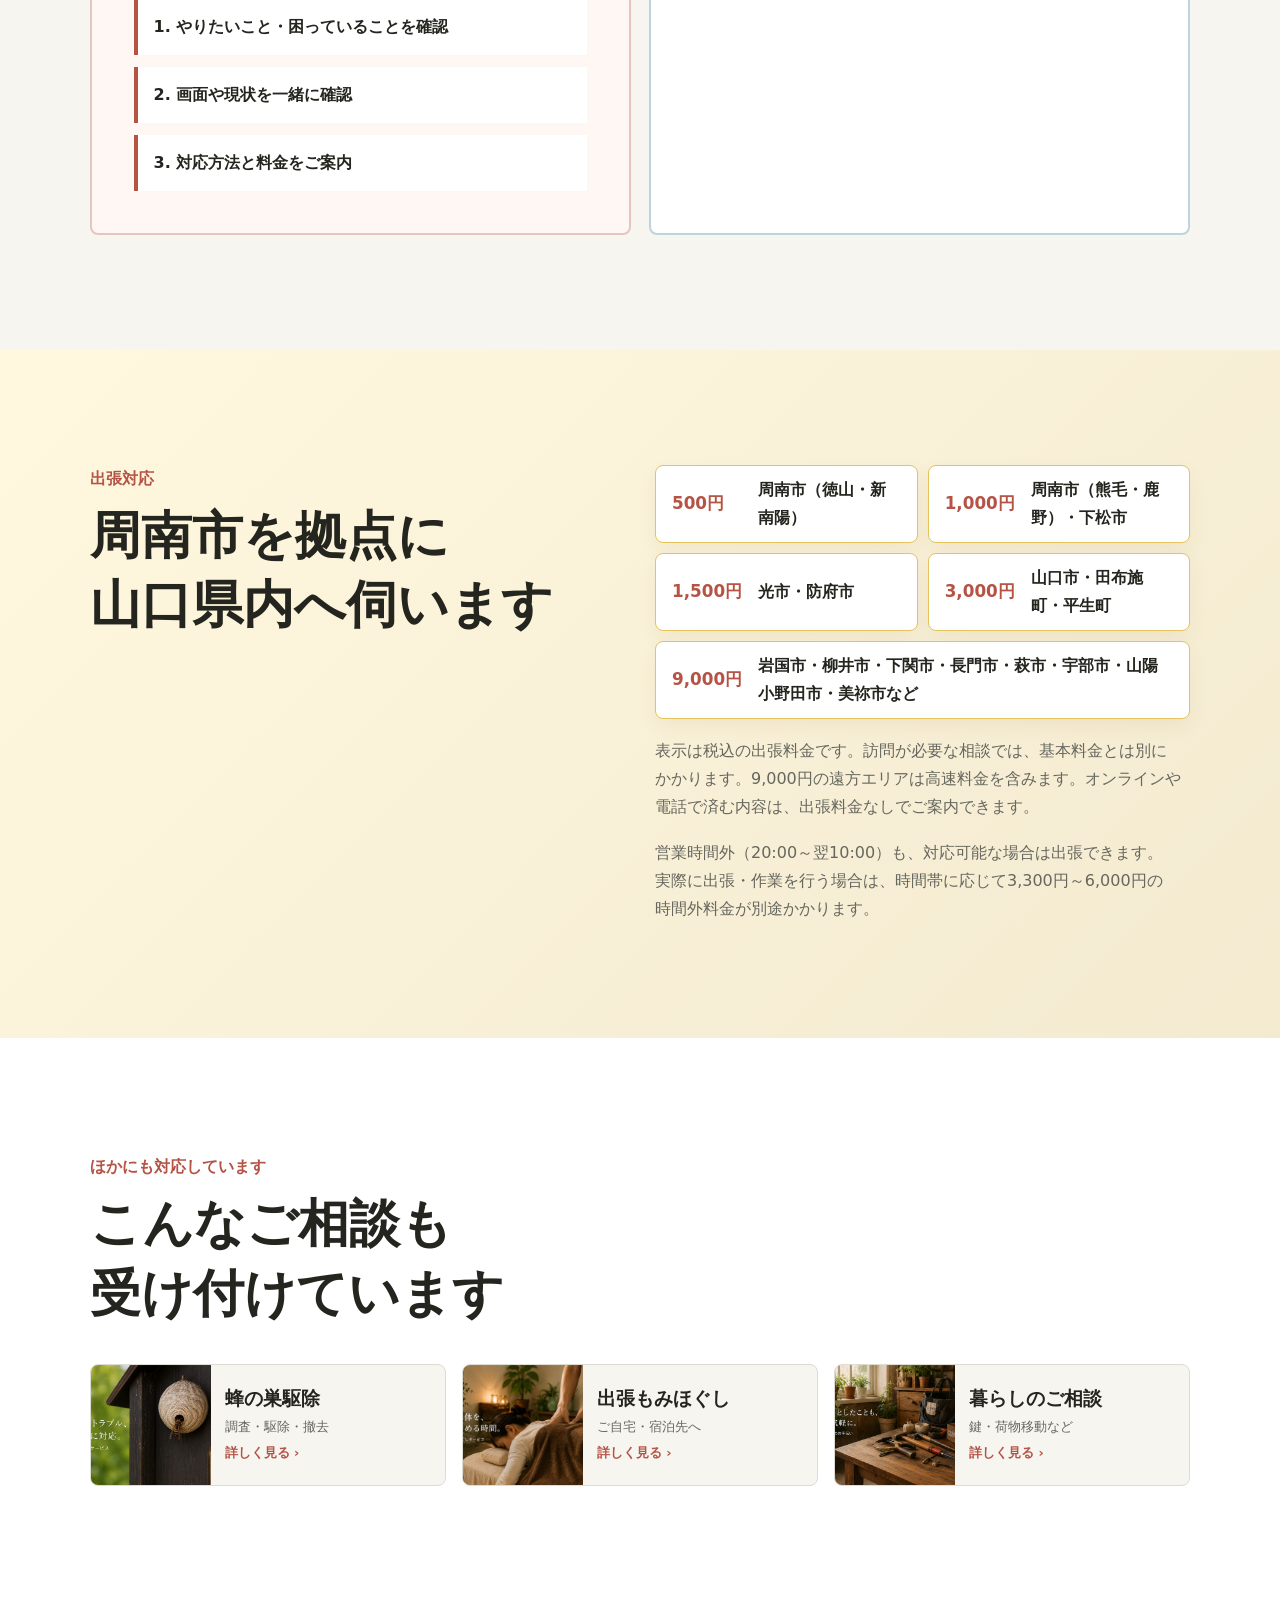
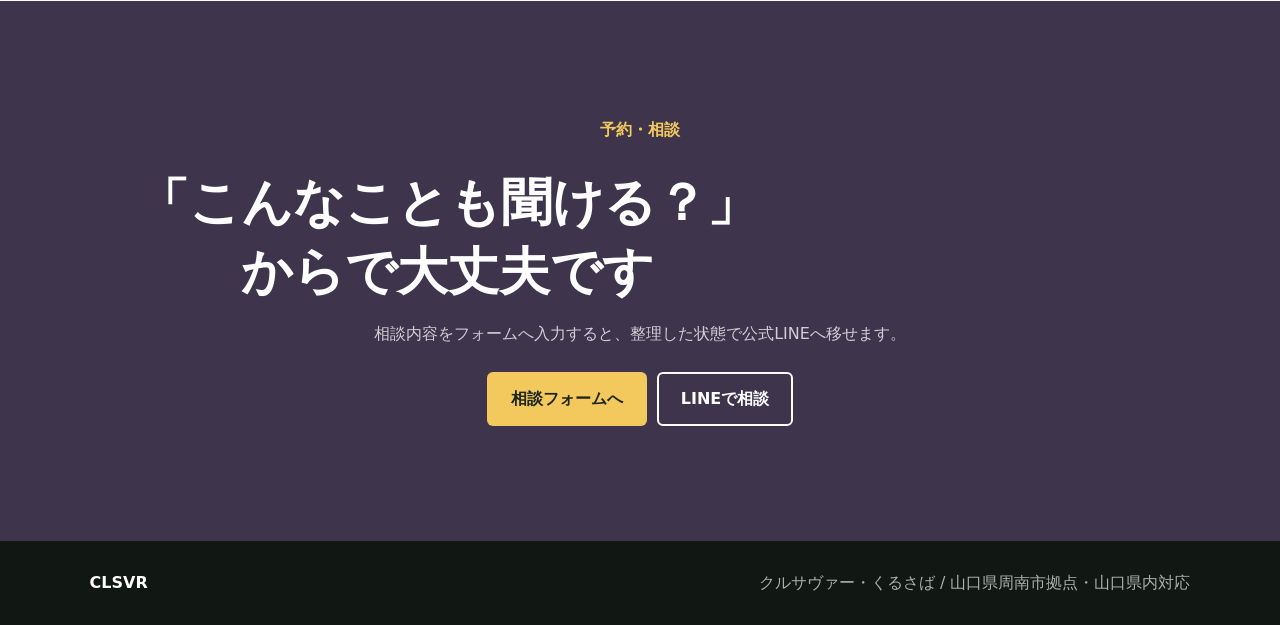
<file: digital-support.html>
<!doctype html>
<html lang="ja">
<head>
<meta charset="utf-8">
<meta name="viewport" content="width=device-width,initial-scale=1">
<meta name="robots" content="index,follow,max-image-preview:large">
<meta name="description" content="CLSVR（クルサヴァー・くるさば）のホームページ作成・AI活用相談。山口県の個人事業主・小規模店舗向けに、Web改善、ChatGPT活用、スマホ・パソコン設定を支援します。">
<link rel="canonical" href="https://clsvr-homepage.vercel.app/digital-support">
<meta property="og:type" content="website">
<meta property="og:locale" content="ja_JP">
<meta property="og:site_name" content="CLSVR（クルサヴァー）">
<meta property="og:title" content="山口県のホームページ作成・AI活用相談｜CLSVR（クルサヴァー）">
<meta property="og:description" content="小規模事業者のホームページ作成・改善、AI活用、スマホ・パソコン設定を分かりやすくお手伝いします。">
<meta property="og:url" content="https://clsvr-homepage.vercel.app/digital-support">
<meta property="og:image" content="https://clsvr-homepage.vercel.app/public/images/services/web-support.png">
<title>山口県のホームページ作成・AI活用相談｜CLSVR（クルサヴァー）</title>
<script type="application/ld+json">
{
  "@context": "https://schema.org",
  "@type": "Service",
  "name": "ホームページ作成・AI活用・デジタルサポート",
  "description": "山口県の個人事業主・小規模店舗向けホームページ作成と改善、AI活用、スマホ・パソコン設定の支援です。",
  "url": "https://clsvr-homepage.vercel.app/digital-support",
  "image": "https://clsvr-homepage.vercel.app/public/images/services/web-support.png",
  "provider": {"@type": "LocalBusiness", "name": "CLSVR", "alternateName": ["クルサヴァー", "クルサバー", "くるさば", "くるさヴァー"], "telephone": "+81-90-8362-2386"},
  "areaServed": ["周南市", "下松市", "光市", "防府市", "山口県"]
}
</script>
<link rel="stylesheet" href="service-pages.css?v=20260823-wasp-card-tight">
</head>
<body class="service-page digital">
<header class="service-header">
<a class="service-brand" href="index.html">
<img src="logo-black.webp" alt="CLSVR">
<span>
<strong>CLSVR</strong>
<small>その他ご相談</small>
</span>
</a>
<nav class="service-nav" id="digital-mobile-menu">
<a href="#menu">相談例</a>
<a href="#flow">ご相談の流れ</a>
<a href="#area">出張料金</a>
<a href="index.html">蜂駆除</a>
<a href="bodycare.html">もみほぐし</a>
<a href="lifestyle.html">鍵開錠（便利屋）</a>
</nav>
<button class="mobile-menu-toggle" type="button" aria-controls="digital-mobile-menu" aria-expanded="false" aria-label="メニューを開く"><span></span><span></span><span></span></button>
<div class="service-header-actions">
<a class="header-cta" href="reservation.html?service=digital">予約・相談</a>
<a class="service-header-phone" href="tel:09083622386"><span class="service-phone-number">090-8362-2386</span><span class="service-phone-mobile">電話</span></a>
</div>
</header>
<main>
<section class="service-hero">
<img src="public/images/services/web-support.png" alt="ホームページやデジタル機器の相談">
<div class="service-hero-content">
<p class="service-kicker">ホームページ・AI・スマホ・PC</p>
<h1><span>機械が苦手でも大丈夫。<br>一緒に画面を見て進めます。</span></h1>
<p class="service-lead">ホームページを作りたい、AIを仕事に使いたい、スマホやパソコンの設定が不安。分からないところからご相談ください。</p>
<div class="hero-tags">
<span>ホームページ作成</span>
<span>AI活用</span>
<span>設定・操作支援</span>
</div>
<div class="actions">
<a class="button primary" href="reservation.html?service=digital">機械・Webのことを相談</a>
<a class="button secondary" href="tel:09083622386">電話で相談</a>
</div>
</div>
</section>
<section class="service-section feature-band">
<figure class="service-photo">
<img src="public/images/services/stock/digital-support-desk.jpg" alt="ノートパソコンとスマートフォンを使うサポートのイメージ写真">
<figcaption>サービスイメージ</figcaption>
</figure>
<div class="feature-copy">
<p class="section-label">初心者の方へ</p>
<h2>専門用語を減らし、必要なことから進めます</h2>
<p>全部を覚える必要はありません。目的を伺い、代行した方がよい部分と、ご自身でできるようにする部分を整理します。</p>
<ul class="feature-list">
<li>小規模事業者向けホームページ作成・改善</li>
<li>ChatGPTなどAIの使い方を一緒に設定</li>
<li>スマホ・パソコンの初期設定や操作支援</li>
</ul>
</div>
</section>
<section class="visual-summary" aria-label="デジタル相談の特徴">
<div><strong>画面を一緒に確認</strong><span>専門用語を減らして進めます</span></div>
<div><strong>代行もサポートも</strong><span>目的に合う進め方を整理します</span></div>
<div><strong>小さな疑問から</strong><span>スマホ1項目の設定でもご相談ください</span></div>
</section>
<section class="service-section menu-section" id="menu">
<div class="section-head">
<p class="section-label">よくご相談いただける内容</p>
<h2>作る・使う・分かるをお手伝い</h2>
</div>
<div class="menu-grid">
<article class="menu-card">
<b>1</b>
<h3>ホームページ作成</h3>
<p>サービス、料金、予約導線をスマホで見やすく整理します。</p>
</article>
<article class="menu-card">
<b>2</b>
<h3>ホームページ改善</h3>
<p>既存ページの文章、見やすさ、相談までの流れを確認します。</p>
</article>
<article class="menu-card">
<b>3</b>
<h3>AI活用</h3>
<p>文章作成、情報整理、日々の作業への取り入れ方を支援します。</p>
</article>
<article class="menu-card">
<b>4</b>
<h3>スマホ設定</h3>
<p>アプリ、アカウント、写真整理などを一緒に確認します。</p>
</article>
<article class="menu-card">
<b>5</b>
<h3>パソコン設定</h3>
<p>基本設定やソフトの使い方など、不安な点から進めます。</p>
</article>
<article class="menu-card">
<b>6</b>
<h3>その他の機械相談</h3>
<p>対応できる内容か分からない場合も、まずはご相談ください。</p>
</article>
</div>
</section>
<section class="service-section" id="flow">
<div class="price-panel">
<div class="price-card">
<p class="section-label">基本料金</p>
<h2>簡易設定・操作相談 3,000円〜</h2>
<p class="price-note">短時間の設定・操作支援の入口料金です。内容と所要時間を確認して事前にご案内します。</p>
<ul class="feature-list">
<li>1. やりたいこと・困っていることを確認</li>
<li>2. 画面や現状を一緒に確認</li>
<li>3. 対応方法と料金をご案内</li>
</ul>
</div>
<div class="notice-card">
<h3>大切なデータについて</h3>
<ul>
<li>ホームページ制作や継続支援は、内容を伺って別途お見積もりします。</li>
<li>パスワードは原則としてご本人が入力してください。</li>
<li>大切な写真やデータは、事前のバックアップをおすすめします。</li>
<li>機種や契約内容により対応できない場合があります。</li>
</ul>
</div>
</div>
</section>
<section class="service-section service-area-section" id="area">
<div>
<p class="section-label">出張対応</p>
<h2>周南市を拠点に<br>山口県内へ伺います</h2>
</div>
<div class="area-list">
<span><strong>500円</strong>周南市（徳山・新南陽）</span>
<span><strong>1,000円</strong>周南市（熊毛・鹿野）・下松市</span>
<span><strong>1,500円</strong>光市・防府市</span>
<span><strong>3,000円</strong>山口市・田布施町・平生町</span>
<span><strong>9,000円</strong>岩国市・柳井市・下関市・長門市・萩市・宇部市・山陽小野田市・美祢市など</span>
<p>表示は税込の出張料金です。訪問が必要な相談では、基本料金とは別にかかります。9,000円の遠方エリアは高速料金を含みます。オンラインや電話で済む内容は、出張料金なしでご案内できます。</p>
<p>営業時間外（20:00～翌10:00）も、対応可能な場合は出張できます。実際に出張・作業を行う場合は、時間帯に応じて3,300円～6,000円の時間外料金が別途かかります。</p>
</div>
</section>
<section class="service-section other-services" id="other">
<div class="section-head">
<p class="section-label">ほかにも対応しています</p>
<h2>こんなご相談も受け付けています</h2>
</div>
<div class="other-grid">
<a class="other-card wasp-card" href="index.html">
<img src="public/images/services/wasp-trouble.jpg" alt="蜂の巣駆除">
<div>
<h3>蜂の巣駆除</h3>
<p>調査・駆除・撤去</p>
<span>詳しく見る ›</span>
</div>
</a>
<a class="other-card" href="bodycare.html">
<img src="public/images/services/massage.jpg" alt="出張もみほぐし">
<div>
<h3>出張もみほぐし</h3>
<p>ご自宅・宿泊先へ</p>
<span>詳しく見る ›</span>
</div>
</a>
<a class="other-card" href="lifestyle.html">
<img src="public/images/services/lifestyle-tools.jpg" alt="暮らしの相談">
<div>
<h3>暮らしのご相談</h3>
<p>鍵・荷物移動など</p>
<span>詳しく見る ›</span>
</div>
</a>
</div>
</section>
<section class="service-section contact-band">
<p class="section-label">予約・相談</p>
<h2>「こんなことも聞ける？」からで大丈夫です</h2>
<p>相談内容をフォームへ入力すると、整理した状態で公式LINEへ移せます。</p>
<div class="actions">
<a class="button primary" href="reservation.html?service=digital">相談フォームへ</a>
<a class="button secondary" href="https://lin.ee/lGfoS76">LINEで相談</a>
</div>
</section>
</main>
<link rel="stylesheet" href="fortune-widget.css?v=20260823-card-spacing">
<script src="mobile-menu.js?v=20260821-mobile-menu"></script>
<script src="fortune-widget.js"></script>
<footer class="service-footer">
<strong>CLSVR</strong>
<p>クルサヴァー・くるさば / 山口県周南市拠点・山口県内対応</p>
</footer>
<nav class="mobile-cta-bar" aria-label="スマホ固定お問い合わせ">
<a class="mobile-cta-phone" href="tel:09083622386">電話</a>
<a class="mobile-cta-line" href="https://lin.ee/lGfoS76" target="_blank" rel="noopener">LINE</a>
<a class="mobile-cta-reserve" href="reservation.html?service=digital">予約</a>
</nav>
</body>
</html>
</file>
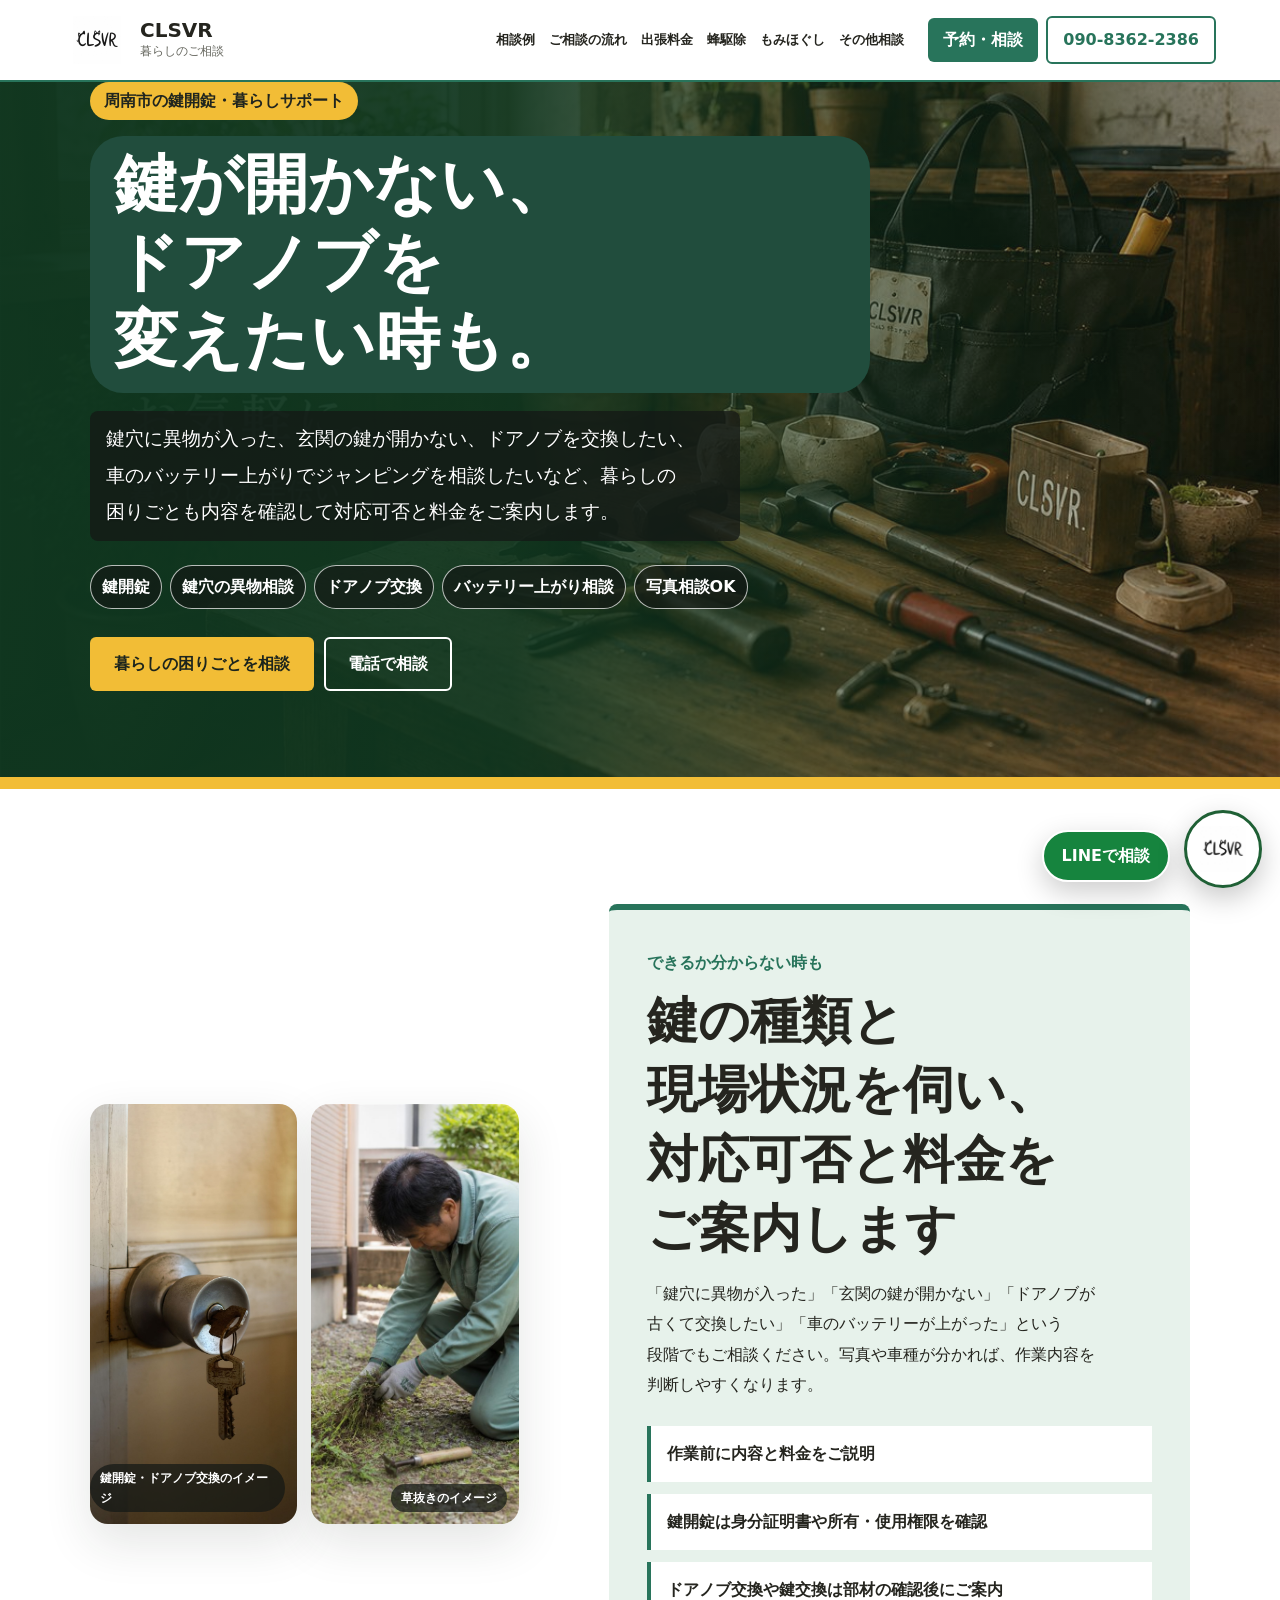
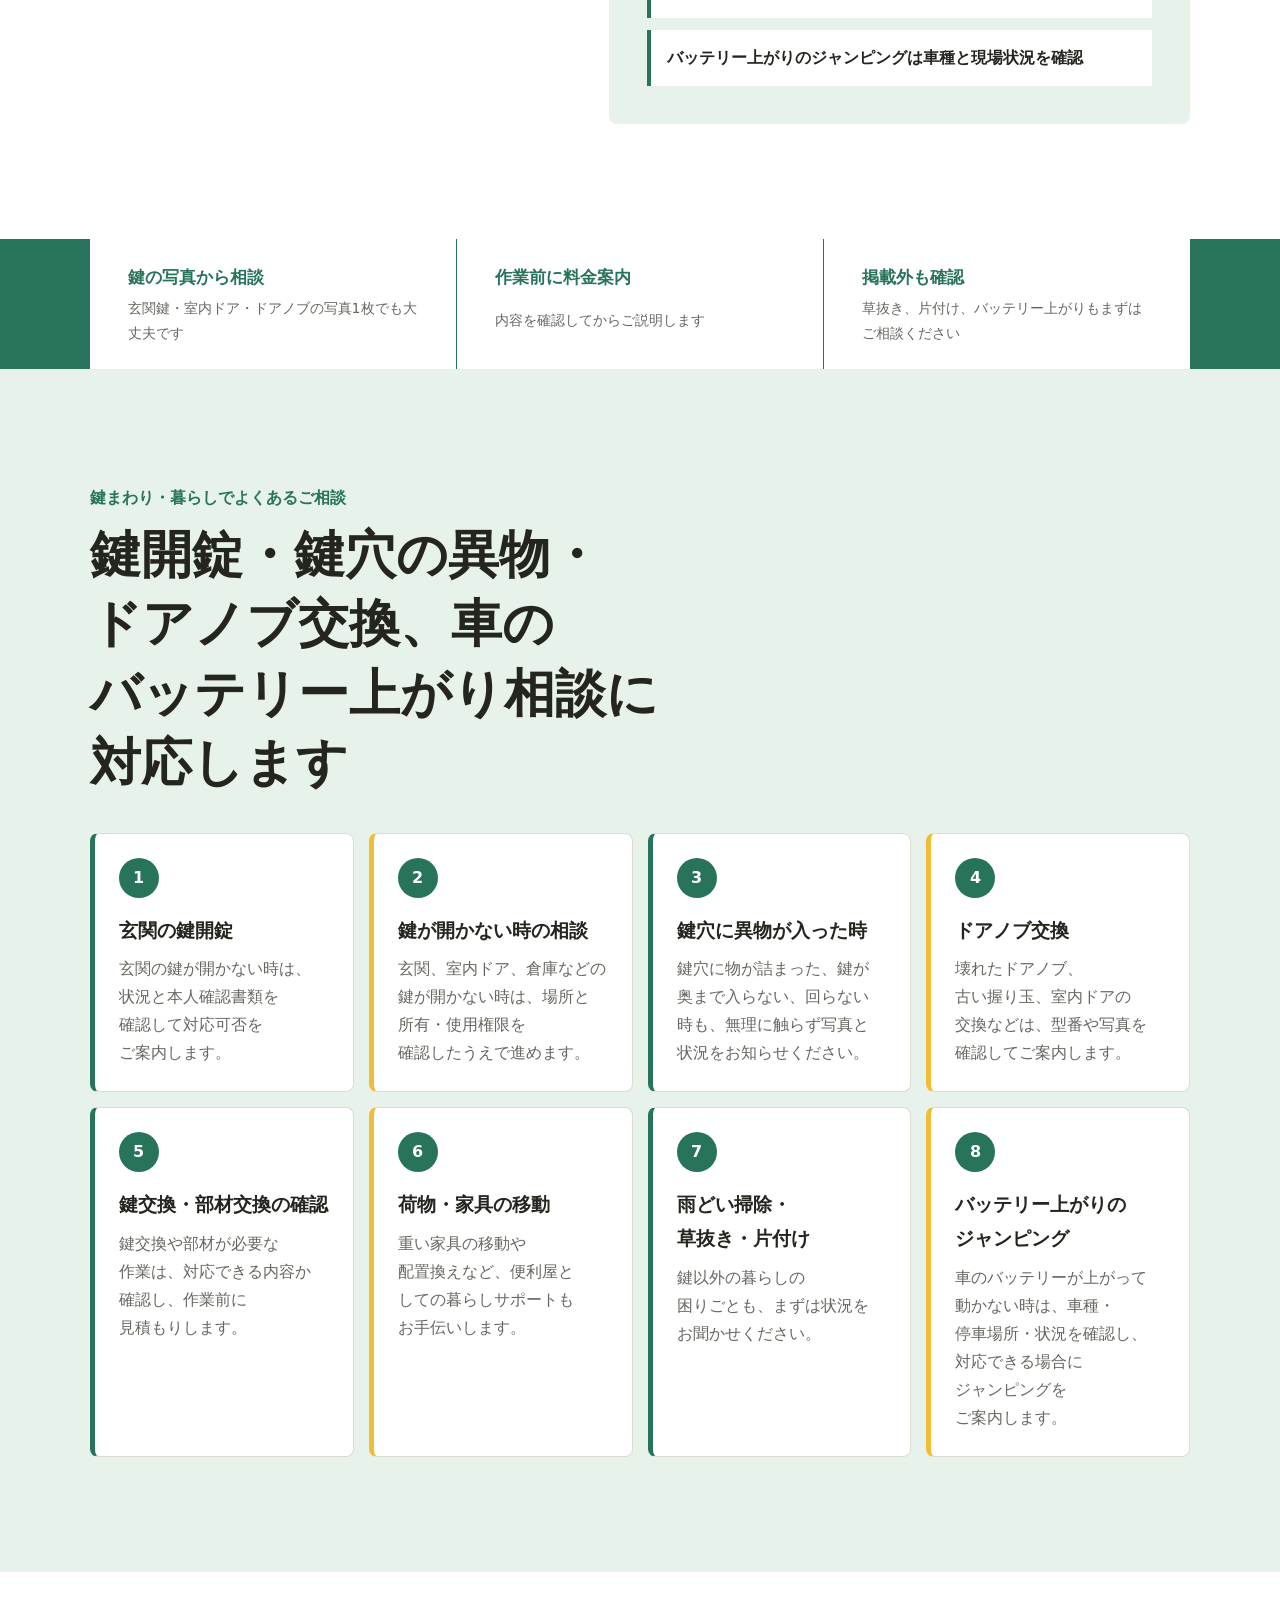
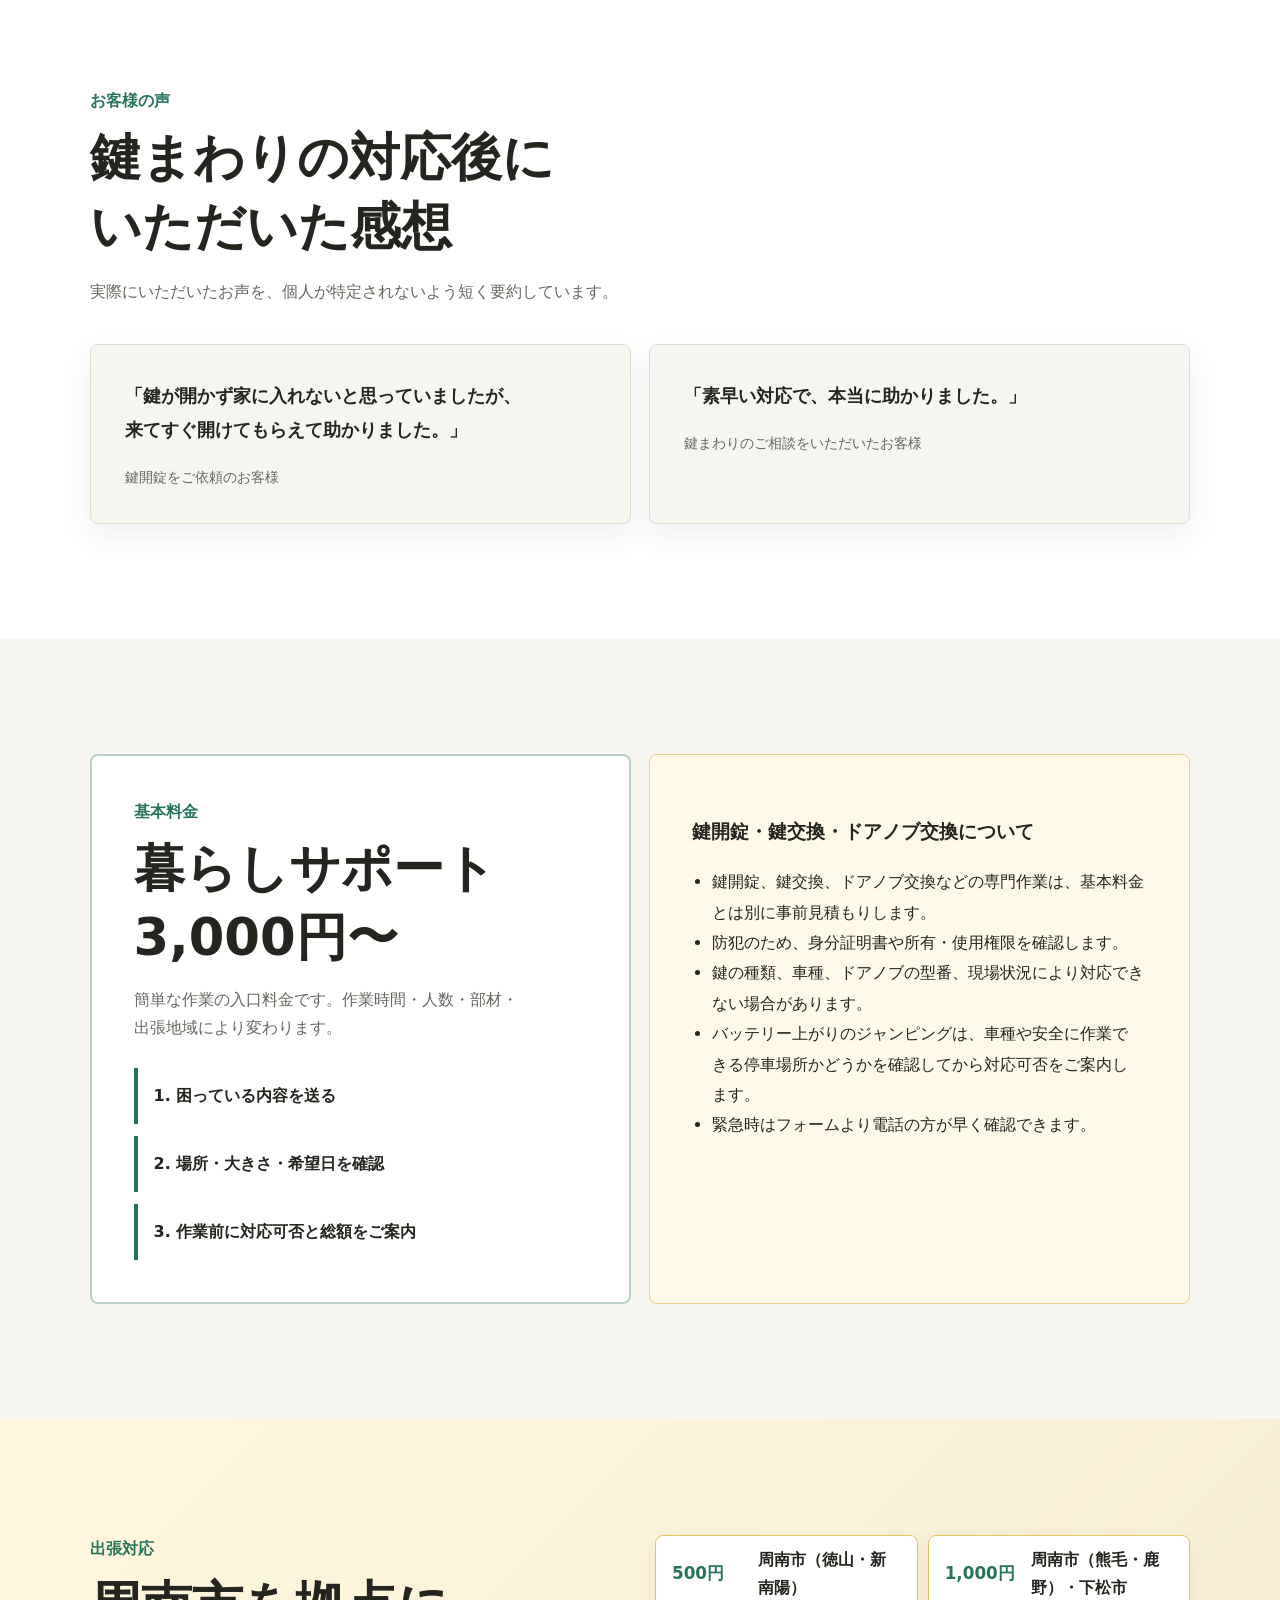
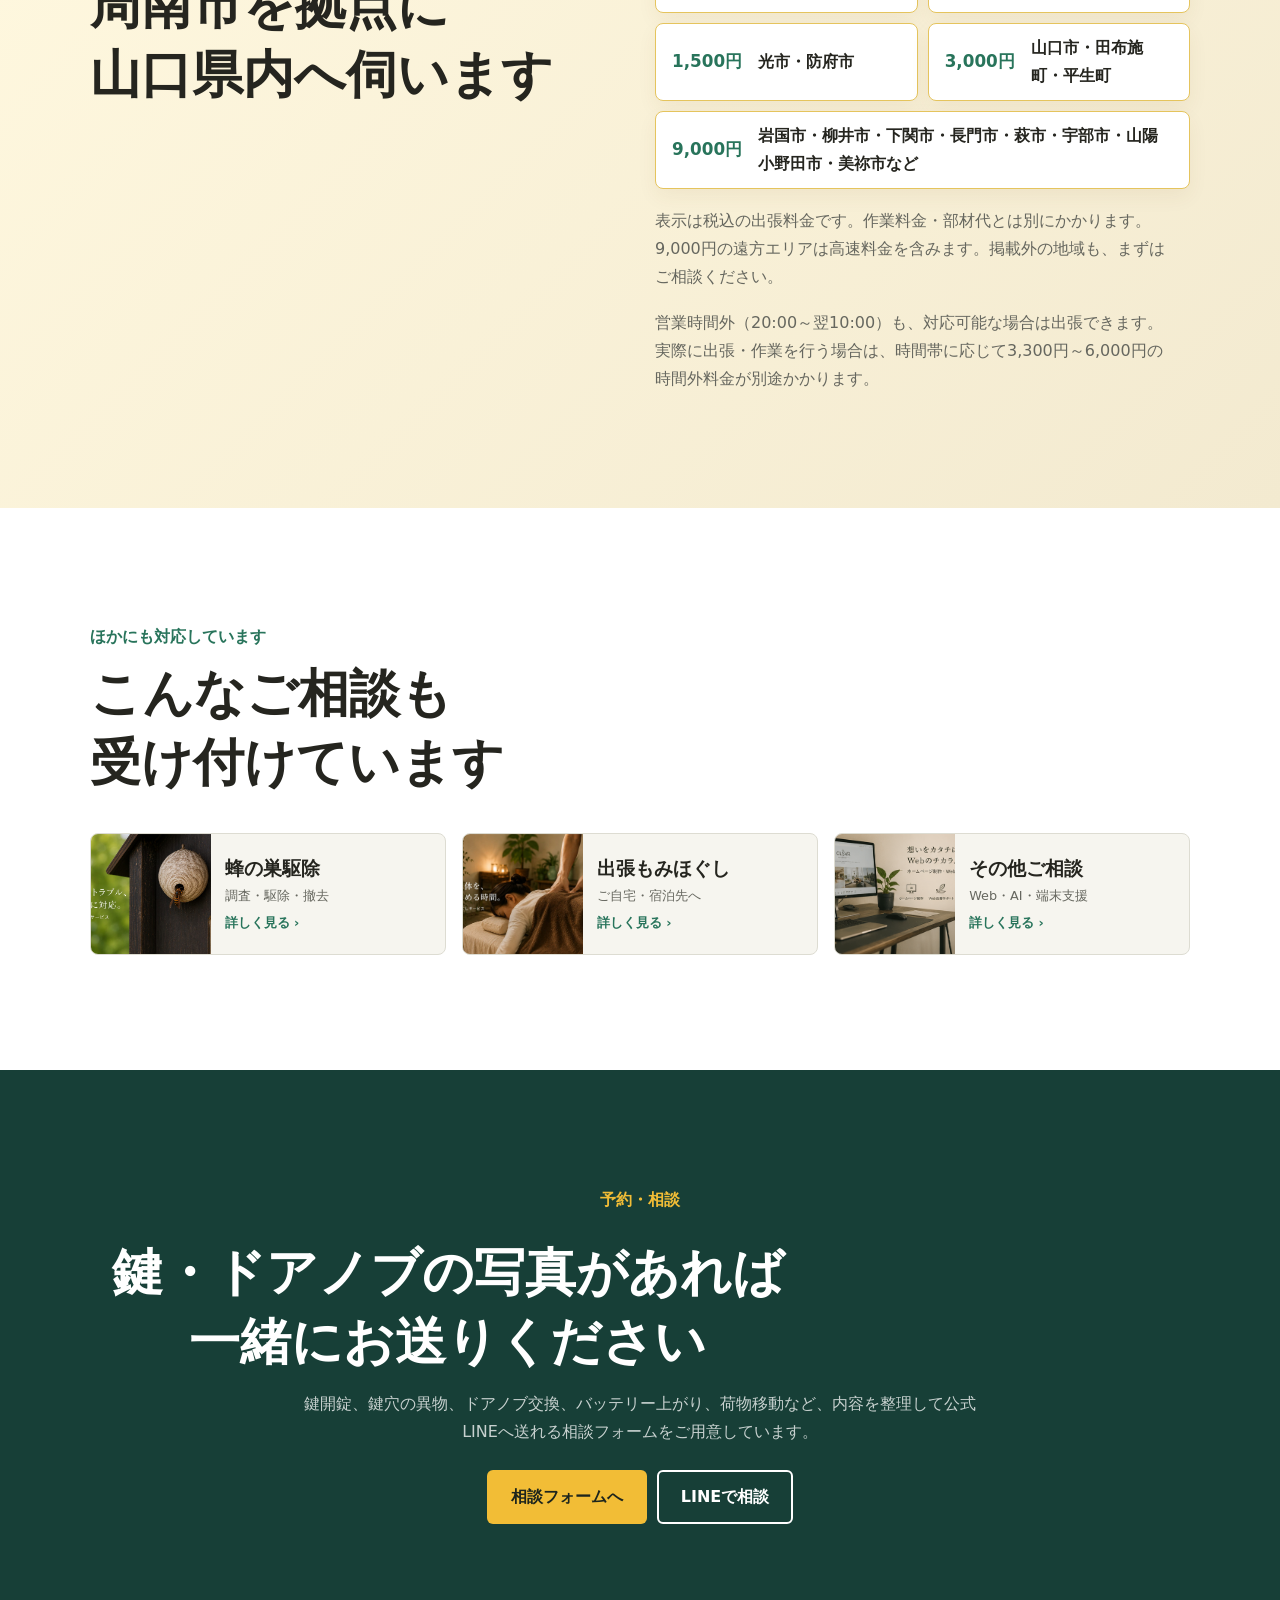
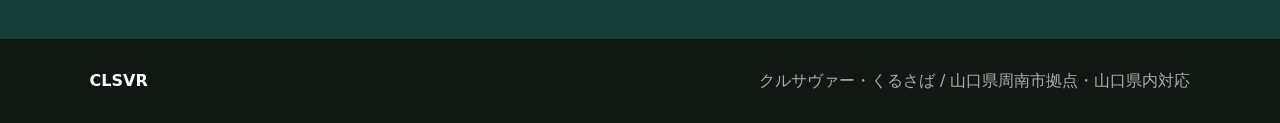
<file: lifestyle.html>
<!doctype html>
<html lang="ja">
<head>
<meta charset="utf-8">
<meta name="viewport" content="width=device-width,initial-scale=1">
<meta name="robots" content="index,follow,max-image-preview:large">
<meta name="description" content="CLSVR（クルサヴァー・くるさば）の鍵開錠・鍵穴の異物・ドアノブ交換相談。山口県周南市で玄関の鍵が開かない、鍵穴に異物が入った時や、車のバッテリー上がり・ジャンピングも車種により対応可否を確認します。">
<link rel="canonical" href="https://clsvr-homepage.vercel.app/lifestyle">
<meta property="og:type" content="website">
<meta property="og:locale" content="ja_JP">
<meta property="og:site_name" content="CLSVR（クルサヴァー）">
<meta property="og:title" content="周南市の鍵開錠・鍵穴の異物・ドアノブ交換相談｜CLSVR（クルサヴァー）">
<meta property="og:description" content="玄関の鍵が開かない、鍵穴に異物が入った、ドアノブを交換したい時や、車のバッテリー上がり・ジャンピングも車種により対応可否を確認します。">
<meta property="og:url" content="https://clsvr-homepage.vercel.app/lifestyle">
<meta property="og:image" content="https://clsvr-homepage.vercel.app/public/images/services/lifestyle-tools.jpg">
<title>周南市の鍵開錠・鍵穴の異物・ドアノブ交換相談｜CLSVR（クルサヴァー）</title>
<script type="application/ld+json">
{
  "@context": "https://schema.org",
  "@type": "Service",
  "name": "鍵開錠・鍵穴の異物・ドアノブ交換相談",
  "alternateName": ["鍵開け", "玄関の鍵開錠", "鍵穴に異物が入った時の相談", "ドアノブ交換", "バッテリー上がり", "ジャンピング", "便利屋の暮らしサポート"],
  "serviceType": ["鍵開錠", "鍵開け", "鍵穴異物相談", "ドアノブ交換相談", "バッテリー上がり相談", "ジャンピング対応", "暮らしサポート"],
  "description": "山口県周南市を拠点に、鍵穴に異物が入った、玄関の鍵が開かない、ドアノブを交換したい、車のバッテリー上がりでジャンピングを相談したいなどの暮らしの困りごとについて、本人確認や車種確認のうえ対応可否と料金を事前案内します。",
  "url": "https://clsvr-homepage.vercel.app/lifestyle",
  "image": "https://clsvr-homepage.vercel.app/public/images/services/lifestyle-tools.jpg",
  "provider": {
    "@type": ["LocalBusiness", "Locksmith"],
    "name": "CLSVR",
    "alternateName": ["クルサヴァー", "クルサバー", "くるさば", "くるさヴァー"],
    "telephone": "+81-90-8362-2386",
    "url": "https://clsvr-homepage.vercel.app/",
    "address": {
      "@type": "PostalAddress",
      "addressLocality": "周南市",
      "addressRegion": "山口県",
      "addressCountry": "JP"
    }
  },
  "areaServed": ["周南市", "下松市", "光市", "防府市", "山口県"],
  "offers": {
    "@type": "Offer",
    "availability": "https://schema.org/InStock",
    "priceCurrency": "JPY",
    "description": "現場状況、鍵の種類、部材の有無により料金が変わるため、作業前に見積もりします。"
  }
}
</script>
<link rel="stylesheet" href="service-pages.css?v=20260823-wasp-card-tight">
</head>
<body class="service-page lifestyle">
<header class="service-header">
<a class="service-brand" href="index.html">
<img src="logo-black.webp" alt="CLSVR">
<span>
<strong>CLSVR</strong>
<small>暮らしのご相談</small>
</span>
</a>
<nav class="service-nav" id="lifestyle-mobile-menu">
<a href="#menu">相談例</a>
<a href="#flow">ご相談の流れ</a>
<a href="#area">出張料金</a>
<a href="index.html">蜂駆除</a>
<a href="bodycare.html">もみほぐし</a>
<a href="digital-support.html">その他相談</a>
</nav>
<button class="mobile-menu-toggle" type="button" aria-controls="lifestyle-mobile-menu" aria-expanded="false" aria-label="メニューを開く"><span></span><span></span><span></span></button>
<div class="service-header-actions">
<a class="header-cta" href="reservation.html?service=lifestyle">予約・相談</a>
<a class="service-header-phone" href="tel:09083622386"><span class="service-phone-number">090-8362-2386</span><span class="service-phone-mobile">電話</span></a>
</div>
</header>
<main>
<section class="service-hero">
<img src="public/images/services/lifestyle-tools.jpg" alt="暮らしの困りごとを支える道具">
<div class="service-hero-content">
<p class="service-kicker">周南市の鍵開錠・暮らしサポート</p>
<h1><span>鍵が開かない、ドアノブを変えたい時も。</span></h1>
<p class="service-lead">鍵穴に異物が入った、玄関の鍵が開かない、ドアノブを交換したい、車のバッテリー上がりでジャンピングを相談したいなど、暮らしの困りごとも内容を確認して対応可否と料金をご案内します。</p>
<div class="hero-tags">
<span>鍵開錠</span>
<span>鍵穴の異物相談</span>
<span>ドアノブ交換</span>
<span>バッテリー上がり相談</span>
<span>写真相談OK</span>
</div>
<div class="actions">
<a class="button primary" href="reservation.html?service=lifestyle">暮らしの困りごとを相談</a>
<a class="button secondary" href="tel:09083622386">電話で相談</a>
</div>
</div>
</section>
<section class="service-section feature-band">
<div class="service-photo-pair" aria-label="暮らしサポートのサービスイメージ">
<figure class="service-photo">
<img src="public/images/services/stock/locksmith-door.jpg" alt="周南市で玄関の鍵開錠やドアノブ交換を相談する時のイメージ写真">
<figcaption>鍵開錠・ドアノブ交換のイメージ</figcaption>
</figure>
<figure class="service-photo">
<img src="public/images/services/stock/weeding-work.jpg" alt="住宅の庭で雑草を根から抜く作業のイメージ">
<figcaption>草抜きのイメージ</figcaption>
</figure>
</div>
<div class="feature-copy">
<p class="section-label">できるか分からない時も</p>
<h2>鍵の種類と現場状況を伺い、対応可否と料金をご案内します</h2>
<p>「鍵穴に異物が入った」「玄関の鍵が開かない」「ドアノブが古くて交換したい」「車のバッテリーが上がった」という段階でもご相談ください。写真や車種が分かれば、作業内容を判断しやすくなります。</p>
<ul class="feature-list">
<li>作業前に内容と料金をご説明</li>
<li>鍵開錠は身分証明書や所有・使用権限を確認</li>
<li>ドアノブ交換や鍵交換は部材の確認後にご案内</li>
<li>バッテリー上がりのジャンピングは車種と現場状況を確認</li>
</ul>
</div>
</section>
<section class="visual-summary" aria-label="暮らし相談の特徴">
<div><strong>鍵の写真から相談</strong><span>玄関鍵・室内ドア・ドアノブの写真1枚でも大丈夫です</span></div>
<div><strong>作業前に料金案内</strong><span>内容を確認してからご説明します</span></div>
<div><strong>掲載外も確認</strong><span>草抜き、片付け、バッテリー上がりもまずはご相談ください</span></div>
</section>
<section class="service-section menu-section" id="menu">
<div class="section-head">
<p class="section-label">鍵まわり・暮らしでよくあるご相談</p>
<h2>鍵開錠・鍵穴の異物・ドアノブ交換、車のバッテリー上がり相談に対応します</h2>
</div>
<div class="menu-grid">
<article class="menu-card">
<b>1</b>
<h3>玄関の鍵開錠</h3>
<p>玄関の鍵が開かない時は、状況と本人確認書類を確認して対応可否をご案内します。</p>
</article>
<article class="menu-card">
<b>2</b>
<h3>鍵が開かない時の相談</h3>
<p>玄関、室内ドア、倉庫などの鍵が開かない時は、場所と所有・使用権限を確認したうえで進めます。</p>
</article>
<article class="menu-card">
<b>3</b>
<h3>鍵穴に異物が入った時</h3>
<p>鍵穴に物が詰まった、鍵が奥まで入らない、回らない時も、無理に触らず写真と状況をお知らせください。</p>
</article>
<article class="menu-card">
<b>4</b>
<h3>ドアノブ交換</h3>
<p>壊れたドアノブ、古い握り玉、室内ドアの交換などは、型番や写真を確認してご案内します。</p>
</article>
<article class="menu-card">
<b>5</b>
<h3>鍵交換・部材交換の確認</h3>
<p>鍵交換や部材が必要な作業は、対応できる内容か確認し、作業前に見積もりします。</p>
</article>
<article class="menu-card">
<b>6</b>
<h3>荷物・家具の移動</h3>
<p>重い家具の移動や配置換えなど、便利屋としての暮らしサポートもお手伝いします。</p>
</article>
<article class="menu-card">
<b>7</b>
<h3>雨どい掃除・草抜き・片付け</h3>
<p>鍵以外の暮らしの困りごとも、まずは状況をお聞かせください。</p>
</article>
<article class="menu-card">
<b>8</b>
<h3>バッテリー上がりのジャンピング</h3>
<p>車のバッテリーが上がって動かない時は、車種・停車場所・状況を確認し、対応できる場合にジャンピングをご案内します。</p>
</article>
</div>
</section>
<section class="service-section customer-voices">
<div class="section-head">
<p class="section-label">お客様の声</p>
<h2>鍵まわりの対応後にいただいた感想</h2>
<p>実際にいただいたお声を、個人が特定されないよう短く要約しています。</p>
</div>
<div class="voice-grid">
<article class="voice-card">
<p>「鍵が開かず家に入れないと思っていましたが、来てすぐ開けてもらえて助かりました。」</p>
<span>鍵開錠をご依頼のお客様</span>
</article>
<article class="voice-card">
<p>「素早い対応で、本当に助かりました。」</p>
<span>鍵まわりのご相談をいただいたお客様</span>
</article>
</div>
</section>
<section class="service-section" id="flow">
<div class="price-panel">
<div class="price-card">
<p class="section-label">基本料金</p>
<h2>暮らしサポート 3,000円〜</h2>
<p class="price-note">簡単な作業の入口料金です。作業時間・人数・部材・出張地域により変わります。</p>
<ul class="feature-list">
<li>1. 困っている内容を送る</li>
<li>2. 場所・大きさ・希望日を確認</li>
<li>3. 作業前に対応可否と総額をご案内</li>
</ul>
</div>
<div class="notice-card">
<h3>鍵開錠・鍵交換・ドアノブ交換について</h3>
<ul>
<li>鍵開錠、鍵交換、ドアノブ交換などの専門作業は、基本料金とは別に事前見積もりします。</li>
<li>防犯のため、身分証明書や所有・使用権限を確認します。</li>
<li>鍵の種類、車種、ドアノブの型番、現場状況により対応できない場合があります。</li>
<li>バッテリー上がりのジャンピングは、車種や安全に作業できる停車場所かどうかを確認してから対応可否をご案内します。</li>
<li>緊急時はフォームより電話の方が早く確認できます。</li>
</ul>
</div>
</div>
</section>
<section class="service-section service-area-section" id="area">
<div>
<p class="section-label">出張対応</p>
<h2>周南市を拠点に<br>山口県内へ伺います</h2>
</div>
<div class="area-list">
<span><strong>500円</strong>周南市（徳山・新南陽）</span>
<span><strong>1,000円</strong>周南市（熊毛・鹿野）・下松市</span>
<span><strong>1,500円</strong>光市・防府市</span>
<span><strong>3,000円</strong>山口市・田布施町・平生町</span>
<span><strong>9,000円</strong>岩国市・柳井市・下関市・長門市・萩市・宇部市・山陽小野田市・美祢市など</span>
<p>表示は税込の出張料金です。作業料金・部材代とは別にかかります。9,000円の遠方エリアは高速料金を含みます。掲載外の地域も、まずはご相談ください。</p>
<p>営業時間外（20:00～翌10:00）も、対応可能な場合は出張できます。実際に出張・作業を行う場合は、時間帯に応じて3,300円～6,000円の時間外料金が別途かかります。</p>
</div>
</section>
<section class="service-section other-services" id="other">
<div class="section-head">
<p class="section-label">ほかにも対応しています</p>
<h2>こんなご相談も受け付けています</h2>
</div>
<div class="other-grid">
<a class="other-card wasp-card" href="index.html">
<img src="public/images/services/wasp-trouble.jpg" alt="蜂の巣駆除">
<div>
<h3>蜂の巣駆除</h3>
<p>調査・駆除・撤去</p>
<span>詳しく見る ›</span>
</div>
</a>
<a class="other-card" href="bodycare.html">
<img src="public/images/services/massage.jpg" alt="出張もみほぐし">
<div>
<h3>出張もみほぐし</h3>
<p>ご自宅・宿泊先へ</p>
<span>詳しく見る ›</span>
</div>
</a>
<a class="other-card" href="digital-support.html">
<img src="public/images/services/web-support.png" alt="その他相談">
<div>
<h3>その他ご相談</h3>
<p>Web・AI・端末支援</p>
<span>詳しく見る ›</span>
</div>
</a>
</div>
</section>
<section class="service-section contact-band">
<p class="section-label">予約・相談</p>
<h2>鍵・ドアノブの写真があれば一緒にお送りください</h2>
<p>鍵開錠、鍵穴の異物、ドアノブ交換、バッテリー上がり、荷物移動など、内容を整理して公式LINEへ送れる相談フォームをご用意しています。</p>
<div class="actions">
<a class="button primary" href="reservation.html?service=lifestyle">相談フォームへ</a>
<a class="button secondary" href="https://lin.ee/lGfoS76">LINEで相談</a>
</div>
</section>
</main>
<link rel="stylesheet" href="fortune-widget.css?v=20260823-card-spacing">
<script src="mobile-menu.js?v=20260821-mobile-menu"></script>
<script src="fortune-widget.js"></script>
<footer class="service-footer">
<strong>CLSVR</strong>
<p>クルサヴァー・くるさば / 山口県周南市拠点・山口県内対応</p>
</footer>
<nav class="mobile-cta-bar" aria-label="スマホ固定お問い合わせ">
<a class="mobile-cta-phone" href="tel:09083622386">電話</a>
<a class="mobile-cta-line" href="https://lin.ee/lGfoS76" target="_blank" rel="noopener">LINE</a>
<a class="mobile-cta-reserve" href="reservation.html?service=lifestyle">予約</a>
</nav>
</body>
</html>
</file>
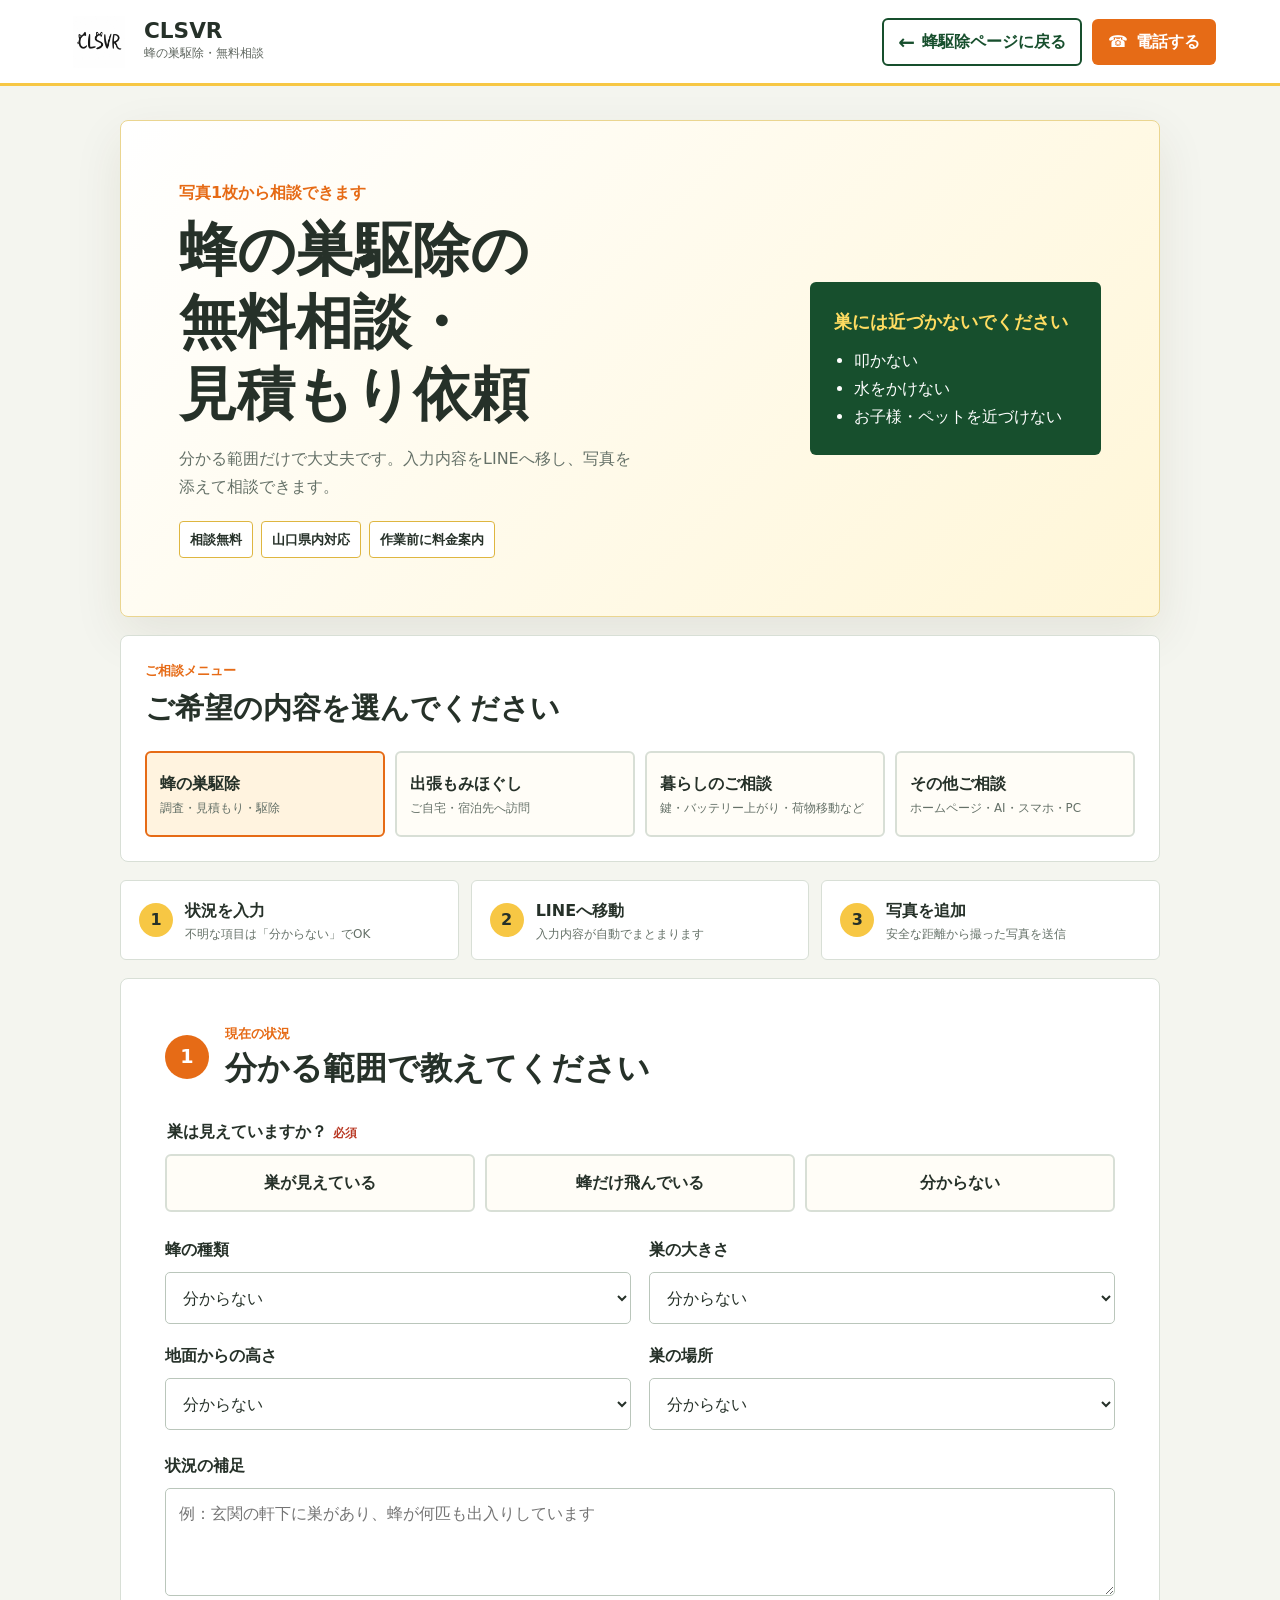
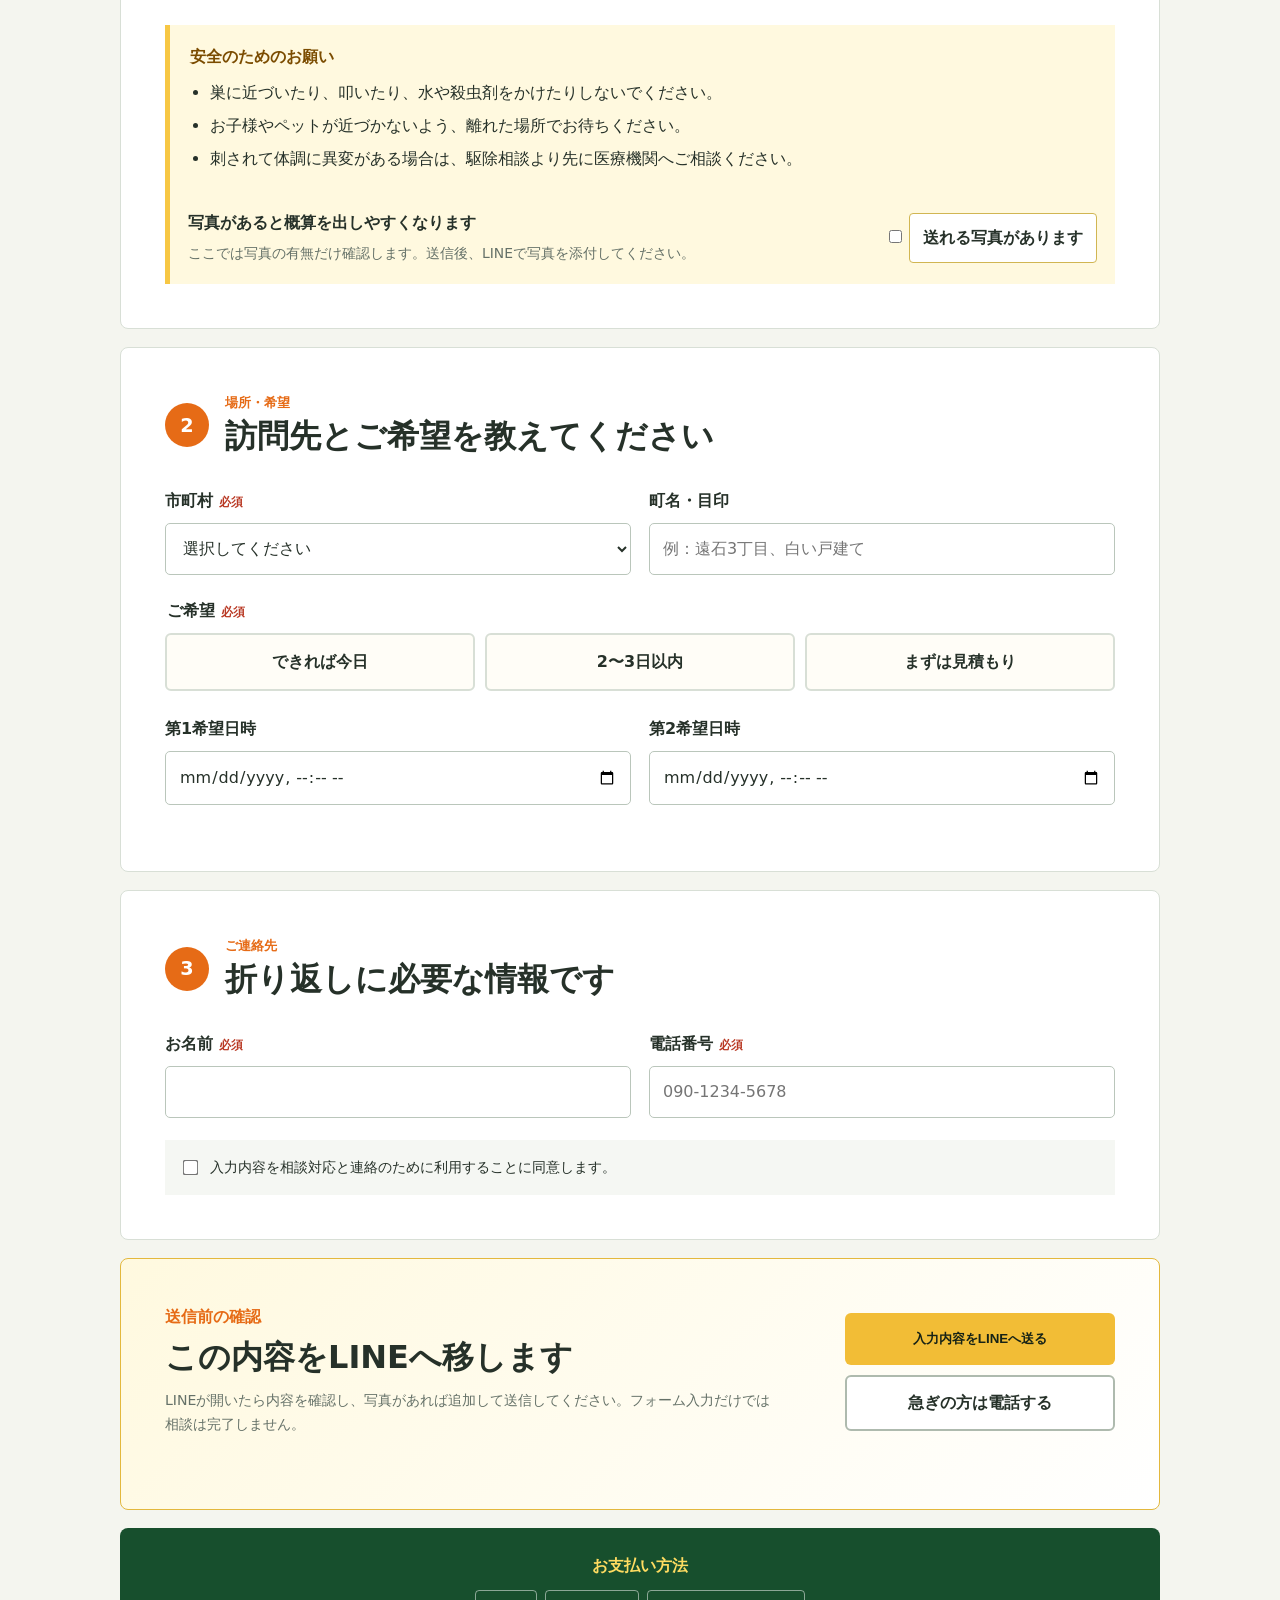
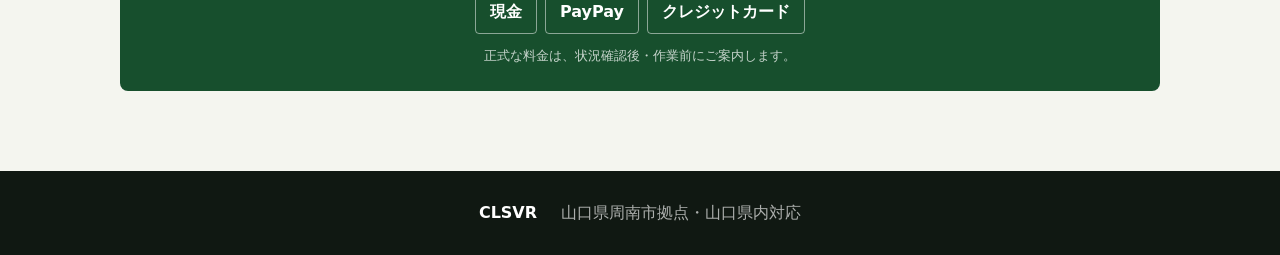
<file: reservation.html>
<!doctype html>
<html lang="ja">
<head>
  <meta charset="utf-8">
  <meta name="viewport" content="width=device-width, initial-scale=1">
  <meta name="description" content="山口県の蜂の巣駆除・調査について、写真や状況を伝えられるCLSVRの無料相談・見積もり依頼フォームです。">
  <meta name="robots" content="index, follow">
  <link rel="canonical" href="https://clsvr-homepage.vercel.app/reservation">
  <meta property="og:type" content="website">
  <meta property="og:locale" content="ja_JP">
  <meta property="og:site_name" content="CLSVR">
  <meta property="og:title" content="蜂の巣駆除の無料相談・見積もり依頼｜CLSVR">
  <meta property="og:description" content="山口県の蜂の巣駆除について、写真や分かる範囲の状況から無料で相談・見積もりを依頼できます。">
  <meta property="og:url" content="https://clsvr-homepage.vercel.app/reservation">
  <meta property="og:image" content="https://clsvr-homepage.vercel.app/public/images/works/wasp/wasp-before-after-01.jpg">
  <meta name="twitter:card" content="summary_large_image">
  <meta name="twitter:title" content="蜂の巣駆除の無料相談・見積もり依頼｜CLSVR">
  <meta name="twitter:description" content="山口県の蜂の巣駆除について、写真や分かる範囲の状況から無料で相談・見積もりを依頼できます。">
  <meta name="twitter:image" content="https://clsvr-homepage.vercel.app/public/images/works/wasp/wasp-before-after-01.jpg">
  <title>蜂の巣駆除の無料相談・見積もり依頼｜CLSVR</title>
  <script type="application/ld+json">
  {
    "@context": "https://schema.org",
    "@type": "ContactPage",
    "@id": "https://clsvr-homepage.vercel.app/reservation#webpage",
    "url": "https://clsvr-homepage.vercel.app/reservation",
    "name": "蜂の巣駆除の無料相談・見積もり依頼｜CLSVR",
    "description": "山口県の蜂の巣駆除について、写真や状況を伝えられる無料相談・見積もり依頼フォームです。",
    "isPartOf": {"@id": "https://clsvr-homepage.vercel.app/#website"},
    "about": {"@id": "https://clsvr-homepage.vercel.app/#wasp-removal"},
    "inLanguage": "ja"
  }
  </script>
  <link rel="stylesheet" href="styles.css?v=20260823-wasp-card-tight">
  <link rel="stylesheet" href="reservation.css?v=20260821-return-link">
</head>
<body class="reservation-page">
  <header class="site-header reservation-header">
    <a class="brand" id="reservation-brand-link" href="index.html" aria-label="CLSVR トップへ戻る">
      <img src="logo-black.webp" alt="CLSVR" width="70" height="52">
      <span><strong>CLSVR</strong><small>蜂の巣駆除・無料相談</small></span>
    </a>
    <div class="reservation-header-actions">
      <a class="header-back" id="reservation-back-link" href="index.html"><span aria-hidden="true">←</span><span id="reservation-back-label">蜂駆除ページに戻る</span></a>
      <a class="header-phone" href="tel:09083622386"><span aria-hidden="true">☎</span><span>電話する</span></a>
    </div>
  </header>

  <main class="reservation-main">
    <section class="reservation-hero">
      <div>
        <p class="reservation-kicker">写真1枚から相談できます</p>
        <h1 id="reservation-title">蜂の巣駆除の<br>無料相談・見積もり依頼</h1>
        <p id="reservation-description">分かる範囲だけで大丈夫です。入力内容をLINEへ移し、写真を添えて相談できます。</p>
        <div class="reservation-badges"><span>相談無料</span><span>山口県内対応</span><span>作業前に料金案内</span></div>
      </div>
      <aside class="reservation-safety" id="reservation-side-note">
        <strong>巣には近づかないでください</strong>
        <ul><li>叩かない</li><li>水をかけない</li><li>お子様・ペットを近づけない</li></ul>
      </aside>
    </section>

    <section class="service-selector" aria-labelledby="service-selector-title">
      <div><p>ご相談メニュー</p><h2 id="service-selector-title">ご希望の内容を選んでください</h2></div>
      <div class="service-selector-buttons" role="tablist" aria-label="相談内容">
        <button type="button" role="tab" aria-selected="true" data-service="wasp"><span>蜂の巣駆除</span><small>調査・見積もり・駆除</small></button>
        <button type="button" role="tab" aria-selected="false" data-service="bodycare"><span>出張もみほぐし</span><small>ご自宅・宿泊先へ訪問</small></button>
        <button type="button" role="tab" aria-selected="false" data-service="lifestyle"><span>暮らしのご相談</span><small>鍵・バッテリー上がり・荷物移動など</small></button>
        <button type="button" role="tab" aria-selected="false" data-service="digital"><span>その他ご相談</span><small>ホームページ・AI・スマホ・PC</small></button>
      </div>
    </section>

    <section class="reservation-guide" id="wasp-guide" aria-label="相談の流れ">
      <div><b>1</b><span><strong>状況を入力</strong><small>不明な項目は「分からない」でOK</small></span></div>
      <div><b>2</b><span><strong>LINEへ移動</strong><small>入力内容が自動でまとまります</small></span></div>
      <div><b>3</b><span><strong>写真を追加</strong><small>安全な距離から撮った写真を送信</small></span></div>
    </section>

    <form class="wasp-form" id="wasp-consultation-form">
      <section class="form-section">
        <div class="form-heading"><span>1</span><div><p>現在の状況</p><h2>分かる範囲で教えてください</h2></div></div>

        <fieldset>
          <legend>巣は見えていますか？ <em>必須</em></legend>
          <div class="choice-grid choice-grid-3">
            <label><input type="radio" name="nestStatus" value="巣が見えている" required><span>巣が見えている</span></label>
            <label><input type="radio" name="nestStatus" value="蜂だけ飛んでいる"><span>蜂だけ飛んでいる</span></label>
            <label><input type="radio" name="nestStatus" value="分からない"><span>分からない</span></label>
          </div>
        </fieldset>

        <div class="field-grid">
          <label class="field"><span>蜂の種類</span><select name="beeType"><option>分からない</option><option>アシナガバチ</option><option>スズメバチ</option><option>オオスズメバチ</option><option>ミツバチ</option><option>その他</option></select></label>
          <label class="field"><span>巣の大きさ</span><select name="nestSize"><option>分からない</option><option>5cm未満</option><option>5〜10cm</option><option>10〜20cm</option><option>20〜30cm</option><option>30cm以上</option></select></label>
          <label class="field"><span>地面からの高さ</span><select name="nestHeight"><option>分からない</option><option>2m未満</option><option>2〜3m</option><option>3〜5m</option><option>5m以上</option></select></label>
          <label class="field"><span>巣の場所</span><select name="nestLocation"><option>分からない</option><option>軒下・屋根まわり</option><option>庭木・植木</option><option>物置・倉庫</option><option>換気口・壁のすき間</option><option>天井裏・床下</option><option>土の中</option><option>その他</option></select></label>
        </div>

        <label class="field"><span>状況の補足</span><textarea name="situation" rows="3" placeholder="例：玄関の軒下に巣があり、蜂が何匹も出入りしています"></textarea></label>

        <div class="service-caution">
          <strong>安全のためのお願い</strong>
          <ul>
            <li>巣に近づいたり、叩いたり、水や殺虫剤をかけたりしないでください。</li>
            <li>お子様やペットが近づかないよう、離れた場所でお待ちください。</li>
            <li>刺されて体調に異変がある場合は、駆除相談より先に医療機関へご相談ください。</li>
          </ul>
        </div>

        <div class="photo-box">
          <div><strong>写真があると概算を出しやすくなります</strong><p>ここでは写真の有無だけ確認します。送信後、LINEで写真を添付してください。</p></div>
          <label class="photo-toggle"><input type="checkbox" name="hasPhoto" value="写真あり"><span>送れる写真があります</span></label>
        </div>
      </section>

      <section class="form-section">
        <div class="form-heading"><span>2</span><div><p>場所・希望</p><h2>訪問先とご希望を教えてください</h2></div></div>
        <div class="field-grid">
          <label class="field"><span>市町村 <em>必須</em></span><select name="area" required><option value="">選択してください</option><option>周南市</option><option>下松市</option><option>光市</option><option>防府市</option><option>山口市</option><option>岩国市</option><option>柳井市</option><option>田布施町</option><option>平生町</option><option>宇部市</option><option>山陽小野田市</option><option>下関市</option><option>長門市</option><option>萩市</option><option>美祢市</option><option>その他</option></select></label>
          <label class="field"><span>町名・目印</span><input type="text" name="addressHint" placeholder="例：遠石3丁目、白い戸建て"></label>
        </div>
        <fieldset>
          <legend>ご希望 <em>必須</em></legend>
          <div class="choice-grid choice-grid-3">
            <label><input type="radio" name="urgency" value="できれば今日" required><span>できれば今日</span></label>
            <label><input type="radio" name="urgency" value="2〜3日以内"><span>2〜3日以内</span></label>
            <label><input type="radio" name="urgency" value="まずは見積もり"><span>まずは見積もり</span></label>
          </div>
        </fieldset>
        <div class="field-grid">
          <label class="field"><span>第1希望日時</span><input type="datetime-local" name="date1"></label>
          <label class="field"><span>第2希望日時</span><input type="datetime-local" name="date2"></label>
        </div>
      </section>

      <section class="form-section">
        <div class="form-heading"><span>3</span><div><p>ご連絡先</p><h2>折り返しに必要な情報です</h2></div></div>
        <div class="field-grid">
          <label class="field"><span>お名前 <em>必須</em></span><input type="text" name="customerName" autocomplete="name" required></label>
          <label class="field"><span>電話番号 <em>必須</em></span><input type="tel" name="phone" autocomplete="tel" inputmode="tel" placeholder="090-1234-5678" required></label>
        </div>
        <label class="privacy-check"><input type="checkbox" name="privacy" required><span>入力内容を相談対応と連絡のために利用することに同意します。</span></label>
      </section>

      <section class="form-confirm">
        <div><p>送信前の確認</p><h2>この内容をLINEへ移します</h2><p>LINEが開いたら内容を確認し、写真があれば追加して送信してください。フォーム入力だけでは相談は完了しません。</p></div>
        <div class="form-actions">
          <button class="button primary" type="submit">入力内容をLINEへ送る</button>
          <a class="button secondary" href="tel:09083622386">急ぎの方は電話する</a>
        </div>
        <p class="form-status" id="form-status" aria-live="polite"></p>
      </section>
    </form>

    <form class="simple-service-form" id="bodycare-consultation-form" hidden>
      <section class="form-section">
        <div class="form-heading"><span>1</span><div><p>施術内容</p><h2>ご希望のコースを選んでください</h2></div></div>
        <fieldset>
          <legend>もみほぐしコース <em>必須</em></legend>
          <div class="choice-grid choice-grid-3">
            <label><input type="radio" name="course" value="45分 3,500円" required><span>45分<br>3,500円</span></label>
            <label><input type="radio" name="course" value="60分 4,500円"><span>60分<br>4,500円</span></label>
            <label><input type="radio" name="course" value="90分 6,500円"><span>90分<br>6,500円</span></label>
          </div>
        </fieldset>
        <label class="field"><span>気になる箇所・ご希望</span><textarea name="request" rows="3" placeholder="例：肩と腰を中心に、力加減は弱めを希望"></textarea></label>
        <div class="service-caution">
          <strong>施術前にご確認ください</strong>
          <ul>
            <li>発熱・体調不良・強い痛みやしびれがある場合は事前にお知らせください。</li>
            <li>飲酒後の施術はお受けできない場合があります。</li>
            <li>本サービスはリラクゼーション目的で、医療行為・治療行為ではありません。</li>
          </ul>
        </div>
      </section>
      <section class="form-section">
        <div class="form-heading"><span>2</span><div><p>訪問先・日時</p><h2>出張先とご希望日時</h2></div></div>
        <div class="field-grid">
          <label class="field"><span>市町村 <em>必須</em></span><input type="text" name="area" placeholder="例：周南市" required></label>
          <label class="field"><span>住所・宿泊先</span><input type="text" name="address" placeholder="詳細はLINEでの確認でも大丈夫です"></label>
          <label class="field"><span>第1希望日時</span><input type="datetime-local" name="date1"></label>
          <label class="field"><span>第2希望日時</span><input type="datetime-local" name="date2"></label>
        </div>
        <label class="privacy-check"><input type="checkbox" name="bedSpace" value="確認済み"><span>簡易ベッドを置けるスペースがあります。ベッドやソファーでの施術を希望する場合は、ご希望欄へご記入ください。</span></label>
      </section>
      <section class="form-section">
        <div class="form-heading"><span>3</span><div><p>ご連絡先</p><h2>折り返しに必要な情報です</h2></div></div>
        <div class="field-grid">
          <label class="field"><span>お名前 <em>必須</em></span><input type="text" name="customerName" autocomplete="name" required></label>
          <label class="field"><span>電話番号 <em>必須</em></span><input type="tel" name="phone" autocomplete="tel" inputmode="tel" required></label>
        </div>
        <label class="privacy-check"><input type="checkbox" name="privacy" required><span>入力内容を相談対応と連絡のために利用することに同意します。</span></label>
      </section>
      <section class="form-confirm"><div><p>送信前の確認</p><h2>入力内容をLINEへ移します</h2><p>LINEが開いたら内容を確認して送信してください。</p></div><div class="form-actions"><button class="button primary" type="submit">もみほぐしを相談する</button><a class="button secondary" href="tel:09083622386">電話で相談する</a></div><p class="form-status" aria-live="polite"></p></section>
    </form>

    <form class="simple-service-form" id="lifestyle-consultation-form" hidden>
      <section class="form-section">
        <div class="form-heading"><span>1</span><div><p>ご相談内容</p><h2>どんなことでお困りですか？</h2></div></div>
        <fieldset>
          <legend>内容 <em>必須</em></legend>
          <div class="choice-grid lifestyle-choice-grid">
            <label><input type="radio" name="category" value="金庫開錠" required><span>金庫開錠</span></label>
            <label><input type="radio" name="category" value="鍵開錠・鍵穴の異物"><span>鍵開錠・鍵穴の異物</span></label>
            <label><input type="radio" name="category" value="荷物・家具の移動"><span>荷物・家具の移動</span></label>
            <label><input type="radio" name="category" value="雨どい掃除"><span>雨どい掃除</span></label>
            <label><input type="radio" name="category" value="草抜き・庭まわり"><span>草抜き・庭まわり</span></label>
            <label><input type="radio" name="category" value="バッテリー上がり・ジャンピング"><span>バッテリー上がり</span></label>
            <label><input type="radio" name="category" value="片付け・掃除"><span>片付け・掃除</span></label>
            <label><input type="radio" name="category" value="その他の暮らし相談"><span>その他</span></label>
          </div>
        </fieldset>
        <label class="field"><span>詳しい内容 <em>必須</em></span><textarea name="request" rows="4" placeholder="例：車のバッテリーが上がって動かない、2階のタンスを1階へ移動したい" required></textarea></label>
        <label class="photo-toggle standalone-photo-toggle"><input type="checkbox" name="hasPhoto" value="写真あり"><span>状況が分かる写真があります</span></label>
        <div class="service-caution">
          <strong>お見積もりについて</strong>
          <ul>
            <li>作業場所・荷物の大きさ・量が分かる写真があると、確認がスムーズです。</li>
            <li>バッテリー上がりは、車種・停車場所・安全に作業できる状況かを確認します。</li>
            <li>危険を伴う作業や専門資格が必要な内容は、お受けできない場合があります。</li>
            <li>有料駐車場を利用する場合は、駐車料金をご相談することがあります。</li>
          </ul>
        </div>
      </section>
      <section class="form-section">
        <div class="form-heading"><span>2</span><div><p>場所・日時</p><h2>訪問先とご希望日時</h2></div></div>
        <div class="field-grid">
          <label class="field"><span>市町村 <em>必須</em></span><input type="text" name="area" placeholder="例：周南市" required></label>
          <label class="field"><span>住所・目印</span><input type="text" name="address" placeholder="詳細はLINEでの確認でも大丈夫です"></label>
          <label class="field"><span>第1希望日時</span><input type="datetime-local" name="date1"></label>
          <label class="field"><span>第2希望日時</span><input type="datetime-local" name="date2"></label>
        </div>
      </section>
      <section class="form-section">
        <div class="form-heading"><span>3</span><div><p>ご連絡先</p><h2>折り返しに必要な情報です</h2></div></div>
        <div class="field-grid">
          <label class="field"><span>お名前 <em>必須</em></span><input type="text" name="customerName" autocomplete="name" required></label>
          <label class="field"><span>電話番号 <em>必須</em></span><input type="tel" name="phone" autocomplete="tel" inputmode="tel" required></label>
        </div>
        <label class="privacy-check"><input type="checkbox" name="privacy" required><span>入力内容を相談対応と連絡のために利用することに同意します。</span></label>
      </section>
      <section class="form-confirm"><div><p>送信前の確認</p><h2>入力内容をLINEへ移します</h2><p>LINEが開いたら内容を確認し、写真があれば追加して送信してください。</p></div><div class="form-actions"><button class="button primary" type="submit">暮らしの相談を送る</button><a class="button secondary" href="tel:09083622386">電話で相談する</a></div><p class="form-status" aria-live="polite"></p></section>
    </form>

    <form class="simple-service-form" id="digital-consultation-form" hidden>
      <section class="form-section">
        <div class="form-heading"><span>1</span><div><p>ご相談内容</p><h2>どんなことでお困りですか？</h2></div></div>
        <fieldset><legend>内容 <em>必須</em></legend><div class="choice-grid digital-choice-grid">
          <label><input type="radio" name="category" value="ホームページ作成" required><span>ホームページ作成</span></label><label><input type="radio" name="category" value="ホームページ改善"><span>ホームページ改善</span></label><label><input type="radio" name="category" value="AI活用"><span>AI活用</span></label><label><input type="radio" name="category" value="スマホ設定・操作"><span>スマホ設定・操作</span></label><label><input type="radio" name="category" value="パソコン設定・操作"><span>パソコン設定・操作</span></label><label><input type="radio" name="category" value="その他の機械相談"><span>その他</span></label>
        </div></fieldset>
        <label class="field"><span>詳しい内容 <em>必須</em></span><textarea name="request" rows="4" placeholder="例：お店のホームページを作りたい、スマホの写真整理を手伝ってほしい" required></textarea></label>
        <label class="photo-toggle standalone-photo-toggle"><input type="checkbox" name="hasPhoto" value="画面写真あり"><span>困っている画面の写真があります</span></label>
        <div class="service-caution"><strong>大切な情報について</strong><ul><li>パスワードや暗証番号は送らないでください。</li><li>大切なデータは、可能であれば事前にバックアップしてください。</li><li>機種・契約・故障状態により対応できない場合があります。</li></ul></div>
      </section>
      <section class="form-section"><div class="form-heading"><span>2</span><div><p>相談方法・日時</p><h2>ご希望の方法を教えてください</h2></div></div><fieldset><legend>相談方法 <em>必須</em></legend><div class="choice-grid choice-grid-3"><label><input type="radio" name="method" value="訪問" required><span>訪問</span></label><label><input type="radio" name="method" value="オンライン"><span>オンライン</span></label><label><input type="radio" name="method" value="まずはメッセージ"><span>まずはメッセージ</span></label></div></fieldset><div class="field-grid"><label class="field"><span>お住まいの地域</span><input type="text" name="area" placeholder="例：周南市"></label><label class="field"><span>第1希望日時</span><input type="datetime-local" name="date1"></label><label class="field"><span>第2希望日時</span><input type="datetime-local" name="date2"></label></div></section>
      <section class="form-section"><div class="form-heading"><span>3</span><div><p>ご連絡先</p><h2>折り返しに必要な情報です</h2></div></div><div class="field-grid"><label class="field"><span>お名前 <em>必須</em></span><input type="text" name="customerName" autocomplete="name" required></label><label class="field"><span>電話番号 <em>必須</em></span><input type="tel" name="phone" autocomplete="tel" inputmode="tel" required></label></div><label class="privacy-check"><input type="checkbox" name="privacy" required><span>入力内容を相談対応と連絡のために利用することに同意します。</span></label></section>
      <section class="form-confirm"><div><p>送信前の確認</p><h2>入力内容をLINEへ移します</h2><p>LINEが開いたら内容を確認して送信してください。</p></div><div class="form-actions"><button class="button primary" type="submit">その他の相談を送る</button><a class="button secondary" href="tel:09083622386">電話で相談する</a></div><p class="form-status" aria-live="polite"></p></section>
    </form>

    <section class="reservation-payment"><p>お支払い方法</p><div><span>現金</span><span>PayPay</span><span>クレジットカード</span></div><small>正式な料金は、状況確認後・作業前にご案内します。</small></section>
  </main>

  <footer class="reservation-footer"><strong>CLSVR</strong><span>山口県周南市拠点・山口県内対応</span></footer>
  <script src="reservation.js?v=20260821-return-link"></script>
</body>
</html>
</file>
<file: styles.css>
:root{--ink:#1f241f;--muted:#606760;--green:#356b3b;--green-dark:#174d2c;--lime:#dfe9d2;--yellow:#f2bd36;--orange:#d9671f;--paper:#f7f7f2;--white:#fff;--line:#d8ddd4;--shadow:0 16px 40px rgba(16,42,25,.12)}
*{box-sizing:border-box}html{scroll-behavior:smooth}body{margin:0;color:var(--ink);background:var(--paper);font-family:"Yu Gothic","Hiragino Kaku Gothic ProN",Meiryo,system-ui,sans-serif;line-height:1.75}img{display:block;max-width:100%}a{color:inherit;text-decoration:none}.site-header{position:sticky;top:0;z-index:20;display:flex;align-items:center;gap:24px;min-height:72px;padding:10px clamp(18px,5vw,72px);background:rgba(255,255,255,.96);border-bottom:1px solid var(--line);backdrop-filter:blur(12px)}.brand{display:flex;align-items:center;gap:10px;margin-right:auto}.brand img{width:52px;height:38px;object-fit:contain}.brand strong{display:block;font-size:1.22rem;line-height:1.1}.brand small{display:block;color:var(--muted);font-size:.72rem}.site-header nav{display:flex;gap:24px;font-weight:700;font-size:.9rem}.site-header nav a:hover{color:var(--green)}.header-line{padding:10px 18px;color:#fff;background:var(--green);border-radius:6px;font-weight:800}.hero{position:relative;display:flex;align-items:flex-end;min-height:min(820px,calc(100vh - 72px));overflow:hidden;background:#1f2d21}.hero-bg,.hero-shade{position:absolute;inset:0;width:100%;height:100%}.hero-bg{object-fit:cover;object-position:center 42%}.hero-shade{background:linear-gradient(90deg,rgba(11,24,14,.88) 0%,rgba(11,24,14,.68) 45%,rgba(11,24,14,.14) 78%),linear-gradient(0deg,rgba(11,24,14,.65),transparent 45%)}.hero-content{position:relative;z-index:1;width:min(760px,90%);margin-left:clamp(18px,7vw,110px);padding:clamp(72px,10vw,140px) 0 clamp(68px,8vw,110px);color:#fff}.hero-brand{margin:0 0 28px;font-size:clamp(2.5rem,6vw,5.5rem);font-weight:900;line-height:1;letter-spacing:0}.hero-brand span{display:block;margin-top:10px;font-size:.95rem;font-weight:700}.eyebrow,.section-label{margin:0 0 10px;color:var(--yellow);font-weight:800}.hero h1{margin:0 0 22px;font-size:clamp(2.1rem,4.8vw,4.5rem);line-height:1.25;letter-spacing:0}.lead{max-width:650px;margin:0 0 24px;font-size:clamp(1rem,1.5vw,1.2rem)}.hero-points{display:flex;flex-wrap:wrap;gap:8px;margin-bottom:26px}.hero-points span{padding:7px 12px;background:rgba(255,255,255,.14);border:1px solid rgba(255,255,255,.45);border-radius:4px;font-weight:800}.hero-actions,.contact-actions{display:flex;flex-wrap:wrap;gap:12px}.button{display:inline-flex;align-items:center;justify-content:center;min-height:52px;padding:12px 24px;border:2px solid transparent;border-radius:6px;font-weight:900}.button.primary{color:#172316;background:var(--yellow)}.button.secondary{color:inherit;background:#fff;border-color:var(--line)}.hero .button.secondary{color:#fff;background:transparent;border-color:#fff}.safety-strip{display:flex;align-items:center;justify-content:center;gap:clamp(12px,4vw,50px);padding:18px;background:var(--yellow);font-weight:900}.safety-strip span::before{content:"×";margin-right:8px;color:#a12817}.section{padding:clamp(70px,9vw,130px) clamp(18px,7vw,110px)}.section h2{margin:0 0 20px;font-size:clamp(2rem,4vw,3.6rem);line-height:1.35}.section-label{color:var(--orange);letter-spacing:0}.intro{display:grid;grid-template-columns:1fr 1fr;gap:clamp(40px,8vw,110px);background:#fff}.intro p{color:var(--muted)}.flow-list{display:grid;gap:12px;margin:28px 0 0;padding:0;list-style:none}.flow-list li{display:flex;align-items:center;gap:14px;padding:15px 18px;background:var(--paper);border-left:4px solid var(--yellow);font-weight:800}.flow-list b{display:grid;place-items:center;width:30px;height:30px;color:#fff;background:var(--green);border-radius:50%}.cases{background:#172519;color:#fff}.section-heading{max-width:760px;margin-bottom:42px}.section-heading>p:last-child{color:rgba(255,255,255,.7)}.other-services .section-heading>p:last-child{color:var(--muted)}.case-grid{display:grid;grid-template-columns:repeat(4,1fr);gap:16px}.case-grid figure{position:relative;margin:0;min-height:330px;overflow:hidden;background:#253428;border-radius:6px}.case-grid .case-feature{grid-column:span 2;grid-row:span 2;min-height:676px}.case-grid img{width:100%;height:100%;object-fit:cover}.case-grid figcaption{position:absolute;inset:auto 0 0;padding:48px 18px 18px;background:linear-gradient(transparent,rgba(0,0,0,.84))}.case-grid figcaption strong,.case-grid figcaption span{display:block}.case-grid figcaption strong{font-size:1.2rem}.case-grid figcaption span{color:rgba(255,255,255,.72);font-size:.9rem}.price-section{display:grid;grid-template-columns:1fr 1fr;gap:clamp(36px,8vw,100px);background:#fff}.price-section h2{color:var(--orange)}.price-copy>p{color:var(--muted)}.price-note{padding:14px 16px;border-left:4px solid var(--yellow);background:#fff7dc;font-weight:800}.price-factors{padding:28px;background:var(--paper);border:1px solid var(--line);border-radius:6px}.price-factors h3{margin-top:0;font-size:1.35rem}.price-factors ul{display:grid;gap:10px;padding-left:22px}.text-link{display:inline-block;margin-top:14px;color:var(--green);font-weight:900;text-decoration:underline}.area-section{display:grid;grid-template-columns:.8fr 1.2fr;gap:clamp(40px,8vw,110px);background:#e9efe4}.area-list{display:flex;flex-wrap:wrap;align-content:flex-start;gap:10px}.area-list span{padding:10px 16px;background:#fff;border:1px solid #c9d7c4;border-radius:4px;font-weight:800}.area-list p{flex-basis:100%;color:var(--muted)}.other-services{background:#fff}.other-grid{display:grid;grid-template-columns:repeat(3,1fr);gap:18px}.other-grid article{overflow:hidden;border:1px solid var(--line);border-radius:6px;background:var(--paper)}.other-grid img{width:100%;aspect-ratio:16/9;object-fit:cover}.other-grid div{padding:20px}.other-grid h3{margin:0 0 6px}.other-grid p{margin:0;color:var(--muted)}.contact-section{text-align:center;color:#fff;background:var(--green-dark)}.contact-section .section-label{color:var(--yellow)}.contact-section>p:not(.section-label){max-width:680px;margin:0 auto 28px;color:rgba(255,255,255,.75)}.contact-section .contact-actions{justify-content:center}.footer{display:flex;align-items:center;justify-content:space-between;gap:30px;padding:30px clamp(18px,7vw,110px);color:#fff;background:#101812}.footer strong{font-size:1.7rem}.footer p{margin:0;color:rgba(255,255,255,.65)}.footer-links{display:flex;gap:10px}.footer-links a{display:grid;place-items:center;width:42px;height:42px;background:#fff;border-radius:50%}.footer-links img{width:25px;height:25px}.floating-line{position:fixed;right:18px;bottom:18px;z-index:30;padding:13px 20px;color:#fff;background:#16843e;border:2px solid #fff;border-radius:999px;box-shadow:var(--shadow);font-weight:900}
@media(max-width:900px){.site-header nav{display:none}.hero{min-height:730px}.hero-bg{object-position:34% center}.hero-shade{background:linear-gradient(0deg,rgba(11,24,14,.9) 0%,rgba(11,24,14,.56) 68%,rgba(11,24,14,.18))}.hero-content{align-self:flex-end;width:auto;margin:0;padding:190px 20px 46px}.hero-brand{font-size:3rem}.hero h1{font-size:clamp(2rem,8.5vw,3.1rem)}.intro,.price-section,.area-section{grid-template-columns:1fr}.case-grid{grid-template-columns:repeat(2,1fr)}.case-grid .case-feature{grid-column:span 2;min-height:520px}.other-grid{grid-template-columns:1fr}.section{padding:72px 20px}}
@media(max-width:560px){.site-header{gap:10px;min-height:64px;padding:8px 12px}.brand img{width:44px}.brand strong{font-size:1rem}.brand small{font-size:.65rem}.header-line{padding:9px 12px;font-size:.82rem}.hero{min-height:calc(100svh - 64px)}.hero-bg{object-position:28% center}.hero-content{padding:170px 18px 40px}.hero-brand{margin-bottom:18px;font-size:2.4rem}.hero h1{font-size:2.05rem}.hero h1 br{display:none}.lead{font-size:.95rem}.hero-actions{display:grid}.button{width:100%}.safety-strip{display:grid;grid-template-columns:1fr 1fr;gap:8px;padding:14px 18px;font-size:.88rem}.safety-strip strong{grid-column:span 2}.section h2{font-size:2rem}.case-grid{grid-template-columns:1fr}.case-grid .case-feature{grid-column:auto;grid-row:auto;min-height:440px}.case-grid figure{min-height:400px}.footer{align-items:flex-start;flex-direction:column}.floating-line{right:12px;bottom:12px;font-size:.86rem}}
@media(prefers-reduced-motion:reduce){html{scroll-behavior:auto}}

/* Interactive CLSVR cat and square secondary-service images. */
.other-grid img{aspect-ratio:1/1;object-fit:cover}
.floating-line{right:90px}
.cat-logo-button{position:fixed;right:18px;bottom:14px;z-index:31;display:grid;place-items:center;width:62px;height:62px;padding:7px;background:#fff;border:2px solid var(--green);border-radius:50%;box-shadow:var(--shadow);cursor:pointer;transition:transform .2s ease}
.cat-logo-button:hover,.cat-logo-button:focus-visible{transform:translateY(-3px)}
.cat-logo-button.is-tapped{animation:cat-tap .52s ease}
.cat-logo-button img{width:100%;height:100%;object-fit:contain}
.cat-staff-bubble{position:fixed;right:18px;bottom:88px;z-index:32;max-width:min(270px,calc(100vw - 36px));padding:12px 15px;color:var(--ink);background:#fff;border:2px solid var(--green);border-radius:8px;box-shadow:var(--shadow);font-weight:800;line-height:1.5;opacity:0;pointer-events:none;transform:translateY(8px);transition:opacity .2s ease,transform .2s ease}
.cat-staff-bubble::after{content:"";position:absolute;right:22px;bottom:-9px;width:14px;height:14px;background:#fff;border-right:2px solid var(--green);border-bottom:2px solid var(--green);transform:rotate(45deg)}
.cat-staff-bubble.is-visible{opacity:1;transform:translateY(0)}
.logo-switching .js-secret-logo{opacity:.35;transform:scale(.9)}
.js-secret-logo{transition:opacity .2s ease,transform .25s ease}
@keyframes cat-tap{0%,100%{transform:scale(1)}45%{transform:scale(.86) rotate(-6deg)}70%{transform:scale(1.08) rotate(4deg)}}
@media(max-width:560px){.floating-line{right:78px;padding:11px 14px;font-size:.78rem}.cat-logo-button{right:10px;bottom:9px;width:58px;height:58px}.cat-staff-bubble{right:10px;bottom:78px}.other-grid img{aspect-ratio:1/1}}

/* Compact supporting services, explicit travel fees, and footer alignment. */
.other-grid{grid-template-columns:repeat(3,minmax(0,1fr));gap:16px}
.other-grid article{display:grid;grid-template-columns:140px minmax(0,1fr);align-items:center;min-height:140px;overflow:hidden;border-radius:14px}
.other-grid img{width:140px;height:140px;aspect-ratio:1/1;border-radius:12px;object-fit:cover}
.other-grid div{padding:16px 18px}
.area-list{display:grid;grid-template-columns:repeat(2,minmax(0,1fr));align-content:start}
.area-list span{display:flex;align-items:center;gap:12px;min-height:58px;border-radius:8px}
.area-list span strong{flex:0 0 auto;min-width:74px;color:var(--orange);font-size:1.05rem}
.area-list span:nth-of-type(5){grid-column:1/-1}
.area-list p{grid-column:1/-1}
.footer{display:grid;grid-template-columns:1fr auto 1fr;align-items:center}
.footer>div:first-child{grid-column:1}
.footer-links{grid-column:2;justify-self:center}
.contact-section{padding-bottom:clamp(76px,8vw,110px)}
.contact-section>p:not(.section-label){margin-bottom:0}
.section h1,.section h2,.section h3,.lead{overflow-wrap:normal;word-break:normal;line-break:strict}
@media(max-width:1100px){.other-grid article{grid-template-columns:112px minmax(0,1fr);min-height:112px}.other-grid img{width:112px;height:112px}.other-grid div{padding:12px}.other-grid h3{font-size:1rem}.other-grid p{font-size:.84rem}}
@media(max-width:900px){.other-grid{grid-template-columns:1fr}.other-grid article{grid-template-columns:132px minmax(0,1fr);max-width:620px;min-height:132px}.other-grid img{width:132px;height:132px}.footer{grid-template-columns:1fr;text-align:center}.footer>div:first-child,.footer-links{grid-column:1;justify-self:center}.footer-links{margin-top:16px}}
@media(max-width:560px){.hero h1 br,.section h2 br{display:block}.hero h1{font-size:clamp(1.85rem,8.6vw,2.35rem);line-height:1.32}.section h2{font-size:clamp(1.75rem,8vw,2rem);line-height:1.4}.lead{font-size:.94rem;line-height:1.8}.other-grid article{grid-template-columns:104px minmax(0,1fr);min-height:104px;border-radius:12px}.other-grid img{width:104px;height:104px;border-radius:10px}.other-grid div{padding:10px 12px}.other-grid h3{font-size:.96rem;line-height:1.45}.other-grid p{font-size:.78rem;line-height:1.6}.area-list{grid-template-columns:1fr}.area-list span,.area-list span:nth-of-type(5),.area-list p{grid-column:1}.area-list span{align-items:flex-start;flex-direction:column;gap:1px;padding:12px}.footer{padding-bottom:92px}.footer-links{justify-content:center}.contact-section{padding-bottom:74px}}

/* Five-tap logo draw and temporary rare-cat prize preview. */
.floating-line{right:106px}
.cat-logo-button{right:18px;bottom:12px;width:78px;height:78px;padding:15px;overflow:hidden;border-width:3px;background:#fff}
.cat-logo-button img{width:48px;height:48px;border-radius:50%;object-fit:contain;background:#fff}
.cat-staff-bubble{right:18px;bottom:102px}
.rare-cat-overlay[hidden]{display:none}
.rare-cat-overlay{position:fixed;inset:0;z-index:100;display:grid;place-items:center;padding:20px;background:rgba(8,18,10,.88);opacity:0;transition:opacity .24s ease}
.rare-cat-overlay.is-visible{opacity:1}
.rare-cat-card{position:relative;width:min(620px,100%);padding:clamp(28px,5vw,52px);overflow:hidden;text-align:center;background:#fff;border:5px solid var(--yellow);border-radius:18px;box-shadow:0 28px 90px rgba(0,0,0,.42);transform:scale(.9);transition:transform .3s ease}
.rare-cat-overlay.is-visible .rare-cat-card{transform:scale(1)}
.rare-cat-card::before{content:"";position:absolute;inset:10px;border:2px dashed rgba(217,103,31,.45);border-radius:12px;pointer-events:none}
.rare-cat-card img{width:min(300px,72%);height:auto;margin:0 auto 14px;object-fit:contain}
.rare-cat-kicker{margin:0;color:var(--orange);font-size:1rem;font-weight:900;letter-spacing:.12em}
.rare-cat-card h2{position:relative;margin:0 0 14px;color:var(--green-dark);font-size:clamp(2rem,6vw,3.5rem);line-height:1.2}
.rare-cat-offer{position:relative;margin:0 0 14px;font-size:clamp(1rem,3vw,1.35rem);line-height:1.7}
.rare-cat-offer strong{display:inline-block;color:#fff;background:var(--orange);padding:5px 14px;border-radius:6px;font-size:1.35em}
.rare-cat-date,.rare-cat-note{position:relative;margin:8px 0 0;color:var(--muted);font-size:.88rem}
.rare-cat-close{position:absolute;top:14px;right:14px;z-index:2;width:40px;height:40px;padding:0;color:var(--ink);background:#fff;border:2px solid var(--line);border-radius:50%;font-size:1.6rem;line-height:1;cursor:pointer}
@media(max-width:560px){.floating-line{right:92px}.cat-logo-button{right:9px;bottom:8px;width:74px;height:74px;padding:14px}.cat-logo-button img{width:44px;height:44px}.cat-staff-bubble{right:9px;bottom:92px}.rare-cat-card{padding:34px 20px 28px}.rare-cat-card img{width:min(220px,68%)}.rare-cat-offer br{display:none}.rare-cat-date,.rare-cat-note{font-size:.76rem}}

/* Japanese phrase-aware wrapping across desktop, tablet, and mobile. */
p,li,figcaption,.area-list span{word-break:auto-phrase;line-break:strict;text-wrap:pretty}
h1,h2,h3{word-break:auto-phrase;line-break:strict;text-wrap:balance}
.heading-line{display:inline}
.heading-line:last-child{display:block}
.rare-cat-card h2{font-size:clamp(2rem,5vw,3.4rem);text-wrap:nowrap}
.rare-cat-card h2 span{white-space:nowrap}
.rare-cat-offer>span{display:block}
.rare-cat-offer strong{display:block;width:max-content;max-width:100%;margin:8px auto 0;white-space:nowrap}
.rare-cat-validity{position:relative;margin:10px 0 0;color:var(--orange);font-weight:900;font-size:.9rem}
@media(max-width:900px){.heading-line{display:block}.price-factors li{padding-right:8px}}
@media(max-width:560px){.hero h1,.section h2{max-width:100%}.rare-cat-card h2{font-size:clamp(1.65rem,7.6vw,2.25rem);line-height:1.25}.rare-cat-offer{font-size:.92rem;line-height:1.65}.rare-cat-offer strong{padding:5px 10px;font-size:1.22em}.rare-cat-validity{font-size:.78rem}.rare-cat-note{max-width:250px;margin-left:auto;margin-right:auto;text-wrap:pretty}.price-factors li{padding-right:12px}}

/* Production draw readability. */
.cat-staff-bubble{max-width:min(320px,calc(100vw - 36px));padding:15px 18px;font-size:1.05rem;line-height:1.65}
.rare-cat-date,.rare-cat-note{font-size:1rem;line-height:1.65}
.rare-cat-validity{font-size:1.02rem}
@media(max-width:560px){.cat-staff-bubble{max-width:min(300px,calc(100vw - 20px));padding:13px 15px;font-size:.94rem}.rare-cat-date,.rare-cat-note{font-size:.86rem}.rare-cat-validity{font-size:.9rem}}

/* Larger fixed header and touch-safe cat button. */
.site-header{min-height:86px;padding-top:12px;padding-bottom:12px}
.brand img{width:70px;height:52px;object-fit:contain}
.brand strong{font-size:1.35rem}
.brand small{font-size:.78rem}
.header-phone{display:inline-flex;align-items:center;justify-content:center;gap:8px;min-height:46px;padding:9px 16px;color:#fff;background:var(--green-dark);border-radius:6px;font-weight:900}
.header-phone-icon{font-size:1.25rem;line-height:1}
.header-phone-mobile{display:none}
.cat-logo-button,.cat-logo-button img,.js-secret-logo{-webkit-tap-highlight-color:transparent;-webkit-touch-callout:none;user-select:none;-webkit-user-select:none}
.cat-logo-button:focus:not(:focus-visible){outline:none;box-shadow:var(--shadow)}
.cat-logo-button:focus-visible{outline:3px solid var(--yellow);outline-offset:3px}
@media(max-width:560px){.site-header{min-height:74px;padding:8px 12px}.brand{min-width:0}.brand img{width:58px;height:48px}.brand strong{font-size:1.08rem}.brand small{font-size:.67rem}.header-phone{min-width:54px;min-height:44px;padding:8px 11px}.header-phone-number{display:none}.header-phone-mobile{display:inline}.header-phone-icon{font-size:1.15rem}}

/* Wasp-service overview: quick facts, clear pricing, and brighter accents. */
.hero-content{width:min(900px,92%)}
.hero-summary{display:grid;grid-template-columns:repeat(4,minmax(0,1fr));max-width:900px;margin:0 0 22px;overflow:hidden;background:rgba(255,255,255,.96);border:2px solid rgba(242,189,54,.9);border-radius:8px;box-shadow:0 18px 44px rgba(0,0,0,.2);color:var(--ink)}
.hero-summary>a,.hero-summary>div{position:relative;display:flex;min-width:0;min-height:104px;padding:14px 16px;flex-direction:column;justify-content:center;border-right:1px solid #ead9a4}
.hero-summary>:last-child{border-right:0}
.hero-summary small{color:#9b4b14;font-size:.74rem;font-weight:900}
.hero-summary strong{color:#173f24;font-size:clamp(1rem,1.45vw,1.26rem);line-height:1.35}
.hero-summary span{color:var(--muted);font-size:.72rem;font-weight:700;line-height:1.5}
.hero-summary>a::after{content:"›";position:absolute;right:10px;top:50%;color:var(--orange);font-size:1.35rem;font-weight:900;transform:translateY(-50%)}
.hero-summary>a:hover{background:#fff4c9}
.safety-strip{background:linear-gradient(90deg,#f5c438,#ffd968)}
.price-section{background:linear-gradient(135deg,#fff 0%,#fff 57%,#fff8df 100%)}
.price-plus{display:block;margin-top:8px;color:var(--green-dark);font-size:.42em;line-height:1.4}
.payment-methods{display:flex;flex-wrap:wrap;gap:8px;margin-top:18px}
.payment-methods span{display:inline-flex;align-items:center;min-height:42px;padding:8px 14px;background:#fff;border:2px solid #efbe37;border-radius:6px;color:#3b311e;font-weight:900}
.payment-methods span::before{content:"✓";display:grid;place-items:center;width:20px;height:20px;margin-right:7px;color:#fff;background:var(--orange);border-radius:50%;font-size:.72rem}
.price-factors{background:#fffaf0;border-color:#ead8a0;box-shadow:0 12px 32px rgba(94,64,8,.08)}
.area-section{background:linear-gradient(135deg,#fff8df 0%,#f3ead0 100%)}
.area-list span{border-color:#e5c45d;box-shadow:0 8px 20px rgba(94,64,8,.06)}
.customer-voices{background:#fff}
.voice-grid{display:grid;grid-template-columns:repeat(2,minmax(0,1fr));gap:18px}
.voice-card{padding:clamp(22px,3vw,34px);background:var(--paper);border:1px solid var(--line);border-radius:8px;box-shadow:0 12px 30px rgba(16,42,25,.07)}
.voice-card p{margin:0 0 18px;font-size:clamp(1rem,1.4vw,1.16rem);font-weight:800}
.voice-card span{display:block;color:var(--muted);font-size:.86rem}
.service-link-nav{gap:14px;font-size:.82rem;white-space:nowrap}
.voice-card p,.section-heading>p:last-child,.price-copy>p{line-height:1.9;text-wrap:pretty}
.contact-section h2 .heading-line{display:block}
@media(max-width:900px){.hero-summary{grid-template-columns:repeat(2,minmax(0,1fr))}.hero-summary>a,.hero-summary>div{min-height:88px}.hero-summary>:nth-child(2){border-right:0}.hero-summary>:nth-child(-n+2){border-bottom:1px solid #ead9a4}}
@media(max-width:560px){.hero-content{padding-top:142px}.hero-summary{margin-bottom:18px}.hero-summary>a,.hero-summary>div{min-height:82px;padding:10px 11px}.hero-summary small{font-size:.66rem}.hero-summary strong{font-size:.93rem}.hero-summary span{font-size:.64rem}.hero-summary>a::after{display:none}.payment-methods{display:grid;grid-template-columns:1fr}.payment-methods span{justify-content:flex-start}.voice-grid{grid-template-columns:1fr}}

/* Consultation routes: LINE, web form, and phone. */
.contact-route-grid{display:grid;grid-template-columns:repeat(3,minmax(0,1fr));gap:12px;width:min(920px,100%);margin:30px auto 0;text-align:left}
.contact-route-grid a{display:flex;min-height:126px;padding:20px;flex-direction:column;justify-content:center;border:1px solid rgba(255,255,255,.42);border-radius:6px;background:rgba(255,255,255,.1);transition:background .2s ease,transform .2s ease}
.contact-route-grid a:hover,.contact-route-grid a:focus-visible{background:rgba(255,255,255,.18);transform:translateY(-2px)}
.contact-route-grid span{color:var(--yellow);font-size:.76rem;font-weight:900}.contact-route-grid strong{font-size:1.18rem}.contact-route-grid small{color:rgba(255,255,255,.72)}
@media(max-width:760px){.contact-route-grid{grid-template-columns:1fr}.contact-route-grid a{min-height:100px}}

/* Mobile field-work gallery: compact horizontal swipe cards. */
.case-swipe-hint{display:none}
.case-arrow{display:none}
@media(min-width:901px){
  .case-grid{position:relative;display:block;height:min(70vh,680px);min-height:520px;overflow:hidden;border-radius:6px;background:#253428}
  .case-grid figure,.case-grid .case-feature{position:absolute;inset:0;width:100%;min-height:0;margin:0;visibility:visible;transform:translateX(100%);transition:transform .65s cubic-bezier(.22,.61,.36,1)}
  .case-grid figure:first-child{transform:translateX(0)}
  .case-grid figure.is-before{transform:translateX(-100%)}
  .case-grid figure.is-active{z-index:1;transform:translateX(0)}
  .case-grid img{height:100%;padding:0 72px;object-fit:contain;object-position:center;background:#101a12}
  .case-grid figcaption{padding:90px 34px 30px}
  .case-grid figcaption strong{font-size:clamp(1.5rem,2.2vw,2.2rem)}
  .case-grid figcaption span{max-width:720px;font-size:1rem}
  .case-arrow{position:absolute;top:50%;z-index:4;display:grid;place-items:center;width:52px;height:72px;padding:0;border:1px solid rgba(255,255,255,.55);border-radius:6px;color:#fff;background:rgba(12,25,15,.72);font:700 2.4rem/1 system-ui;cursor:pointer;transform:translateY(-50%);transition:background .2s ease,transform .2s ease}
  .case-arrow:hover,.case-arrow:focus-visible{background:rgba(235,159,28,.95);transform:translateY(-50%) scale(1.04)}
  .case-arrow-prev{left:14px}.case-arrow-next{right:14px}
}
@media(max-width:560px){
  .cases{padding-right:0}
  .cases .section-heading{padding-right:20px;margin-bottom:18px}
  .case-swipe-hint{display:block;margin:0 20px 12px 0;color:rgba(255,255,255,.72);font-size:.78rem;font-weight:800;text-align:right}
  .case-grid{display:flex;gap:12px;padding:0 20px 14px 0;overflow-x:auto;overscroll-behavior-inline:contain;scroll-snap-type:x mandatory;scrollbar-width:none}
  .case-grid::-webkit-scrollbar{display:none}
  .case-grid figure,.case-grid .case-feature{flex:0 0 min(78vw,330px);width:min(78vw,330px);min-height:390px;scroll-snap-align:start;scroll-snap-stop:always}
  .case-grid img{height:390px}
  .case-grid figcaption{padding:52px 16px 16px}
  .case-arrow{display:none}
}

/* Linked supporting-service cards. */
.other-grid .service-card{display:grid;grid-template-columns:140px minmax(0,1fr);align-items:center;min-height:140px;overflow:hidden;border:1px solid var(--line);border-radius:14px;background:var(--paper);transition:transform .2s ease,box-shadow .2s ease}
.other-grid .service-card:hover,.other-grid .service-card:focus-visible{transform:translateY(-3px);box-shadow:var(--shadow)}
.other-grid .service-card span{display:inline-block;margin-top:8px;color:var(--orange);font-size:.82rem;font-weight:900}
@media(max-width:1100px){.other-grid .service-card{grid-template-columns:112px minmax(0,1fr);min-height:112px}}
@media(max-width:900px){.other-grid .service-card{grid-template-columns:132px minmax(0,1fr);max-width:620px;min-height:132px}}
@media(max-width:560px){.other-grid .service-card{grid-template-columns:104px minmax(0,1fr);min-height:104px;border-radius:12px}}

/* Match mobile card image spacing across the top page and service pages. */
@media(max-width:560px){
  .other-grid .service-card{grid-template-columns:112px minmax(0,1fr);align-items:center;gap:12px;min-height:120px;padding:6px 10px;overflow:hidden;border-radius:12px}
  .other-grid .service-card img{width:112px;height:108px;border-radius:10px;object-position:center}
  .other-grid .service-card img[src*="wasp-trouble"]{object-position:72% center}
  .other-grid .service-card div{padding:0 6px 0 2px}
}

/* Mobile conversion actions: use the header for menu and the bottom bar for contact. */
.mobile-menu-toggle{display:none}
.mobile-cta-bar{display:none}
@media(max-width:560px){
  body{padding-bottom:82px}
  .site-header{gap:8px}
  body:not(.reservation-page) .site-header .header-line,
  body:not(.reservation-page) .site-header .header-phone{display:none}
  .mobile-menu-toggle{display:inline-grid;place-items:center;gap:3px;width:44px;height:42px;margin-left:auto;padding:0;background:#fff;border:2px solid var(--green);border-radius:8px;box-shadow:0 8px 22px rgba(16,42,25,.1)}
  .mobile-menu-toggle span{display:block;width:19px;height:2px;background:var(--green-dark);border-radius:999px;transition:transform .2s ease,opacity .2s ease}
  .mobile-menu-toggle[aria-expanded="true"] span:nth-child(1){transform:translateY(5px) rotate(45deg)}
  .mobile-menu-toggle[aria-expanded="true"] span:nth-child(2){opacity:0}
  .mobile-menu-toggle[aria-expanded="true"] span:nth-child(3){transform:translateY(-5px) rotate(-45deg)}
  .site-header .service-link-nav{position:absolute;top:calc(100% + 8px);left:12px;right:12px;z-index:90;display:none;grid-template-columns:1fr;gap:0;padding:8px;background:#fff;border:1px solid var(--line);border-radius:12px;box-shadow:var(--shadow)}
  .site-header .service-link-nav.is-open{display:grid}
  .site-header .service-link-nav a{padding:12px 14px;border-bottom:1px solid var(--line);font-size:.92rem}
  .site-header .service-link-nav a:last-child{border-bottom:0}
  .floating-line{display:none}
  .cat-logo-button{bottom:132px}
  .cat-staff-bubble{bottom:216px}
  .mobile-cta-bar{position:fixed;left:10px;right:10px;bottom:10px;z-index:80;display:grid;grid-template-columns:1fr 1fr 1fr;gap:6px;padding:6px;background:rgba(255,255,255,.96);border:1px solid var(--line);border-radius:12px;box-shadow:var(--shadow);backdrop-filter:blur(10px)}
  .mobile-cta-bar a{display:flex;align-items:center;justify-content:center;min-height:46px;border-radius:8px;color:#fff;font-size:.9rem;font-weight:900;white-space:nowrap}
  .mobile-cta-phone{background:var(--green-dark)}
  .mobile-cta-line{background:#06c755}
  .mobile-cta-reserve{color:#172316!important;background:var(--yellow)}
}
</file>
<file: fortune-widget.css>
.clsvr-fortune-line{position:fixed;right:110px;bottom:18px;z-index:80;display:inline-flex;align-items:center;min-height:52px;padding:10px 18px;color:#fff;background:#16843e;border:2px solid #fff;border-radius:999px;box-shadow:0 10px 28px rgba(0,0,0,.2);font-weight:900;text-decoration:none}.clsvr-fortune-button{position:fixed;right:18px;bottom:12px;z-index:81;display:grid;place-items:center;width:78px;height:78px;padding:13px;overflow:hidden;background:#fff;border:3px solid #1f6035;border-radius:50%;box-shadow:0 10px 28px rgba(0,0,0,.22);cursor:pointer;-webkit-tap-highlight-color:transparent;transition:transform .2s ease}.clsvr-fortune-button:hover,.clsvr-fortune-button:focus-visible{transform:translateY(-3px)}.clsvr-fortune-button:focus-visible{outline:3px solid #f4bf2a;outline-offset:3px}.clsvr-fortune-button:focus:not(:focus-visible){outline:none}.clsvr-fortune-button img{width:100%;height:100%;object-fit:contain;pointer-events:none}.clsvr-fortune-button.is-tapped img{animation:clsvr-cat-tap .42s ease}@keyframes clsvr-cat-tap{45%{transform:scale(.76) rotate(-8deg)}70%{transform:scale(1.08) rotate(4deg)}}.clsvr-fortune-hint{position:fixed;right:20px;bottom:99px;z-index:79;max-width:245px;padding:10px 13px;color:#243026;background:#fff;border:2px solid #1f6035;border-radius:7px;box-shadow:0 10px 28px rgba(0,0,0,.16);font-size:.84rem;font-weight:800;line-height:1.5;opacity:0;pointer-events:none;transform:translateY(8px);transition:opacity .2s ease,transform .2s ease}.clsvr-fortune-hint.is-visible{opacity:1;transform:translateY(0)}.clsvr-fortune-overlay[hidden]{display:none}.clsvr-fortune-overlay{position:fixed;inset:0;z-index:150;display:grid;place-items:center;padding:20px;background:rgba(8,18,10,.88);opacity:0;transition:opacity .22s ease}.clsvr-fortune-overlay.is-visible{opacity:1}.clsvr-fortune-card{position:relative;width:min(560px,100%);padding:38px clamp(22px,5vw,46px) 34px;text-align:center;background:#fff;border:5px solid #88aa65;border-radius:16px;box-shadow:0 28px 90px rgba(0,0,0,.42);transform:scale(.92);transition:transform .26s ease}.clsvr-fortune-overlay.is-visible .clsvr-fortune-card{transform:scale(1)}.clsvr-fortune-overlay.is-prize .clsvr-fortune-card{border-color:#f4bf2a;background:#fffdf5}.clsvr-fortune-close{position:absolute;top:12px;right:12px;width:40px;height:40px;padding:0;color:#243026;background:#fff;border:2px solid #d8dfd2;border-radius:50%;font-size:1.45rem;line-height:1;cursor:pointer}.clsvr-fortune-kicker{margin:0 0 10px;color:#d9671f;font-weight:900;letter-spacing:.12em}.clsvr-fortune-image{width:min(220px,62%);max-height:180px;margin:0 auto 12px;object-fit:contain}.clsvr-fortune-title{margin:0 0 12px;color:#185331;font-size:clamp(2.2rem,7vw,4rem);line-height:1.1}.clsvr-fortune-message{margin:0 auto;color:#3d493f;font-size:clamp(1rem,2.8vw,1.18rem);font-weight:700;line-height:1.75}.clsvr-fortune-prize{display:none;margin:18px 0 0}.clsvr-fortune-overlay.is-prize .clsvr-fortune-prize{display:block}.clsvr-fortune-prize strong{display:block;width:max-content;max-width:100%;margin:8px auto;padding:7px 14px;color:#fff;background:#d9671f;border-radius:6px;font-size:1.22rem}.clsvr-fortune-date,.clsvr-fortune-validity,.clsvr-fortune-note{margin:8px 0 0;color:#68716a;font-size:.88rem;line-height:1.6}.clsvr-fortune-validity{color:#d9671f;font-weight:900}@media(max-width:560px){.clsvr-fortune-line{right:92px;bottom:13px;min-height:48px;padding:9px 13px;font-size:.78rem}.clsvr-fortune-button{right:9px;bottom:8px;width:74px;height:74px}.clsvr-fortune-hint{right:10px;bottom:91px;max-width:220px}.clsvr-fortune-card{padding:34px 18px 27px}.clsvr-fortune-image{width:min(190px,58%)}.clsvr-fortune-title{font-size:clamp(2rem,13vw,3rem)}.clsvr-fortune-date,.clsvr-fortune-validity,.clsvr-fortune-note{font-size:.8rem}}
@media(max-width:560px){.clsvr-fortune-button{bottom:132px}.clsvr-fortune-hint{bottom:215px}}
</file>
<file: service-pages.css>
:root{--ink:#25251f;--muted:#66675f;--surface:#fff;--paper:#f6f5ef;--line:#dddcd2;--accent:#2f7042;--accent-dark:#17492b;--soft:#e8f0e4;--warm:#f2bd36;--shadow:0 18px 48px rgba(32,45,32,.12)}
*{box-sizing:border-box}html{scroll-behavior:smooth}body{margin:0;color:var(--ink);background:var(--paper);font-family:"Yu Gothic","Hiragino Kaku Gothic ProN",Meiryo,system-ui,sans-serif;line-height:1.75}img{display:block;max-width:100%}a{color:inherit;text-decoration:none}h1,h2,h3,p{word-break:auto-phrase;line-break:strict}h1,h2,h3{letter-spacing:0;text-wrap:balance}.service-page{--accent:#2f7042;--accent-dark:#17492b;--soft:#e8f0e4}.service-page.bodycare{--accent:#b64b60;--accent-dark:#6f2938;--soft:#fae9ec}.service-page.lifestyle{--accent:#39754c;--accent-dark:#20482e;--soft:#e7f0e8}.service-page.digital{--accent:#356b82;--accent-dark:#193f51;--soft:#e4f0f4}.service-header{position:sticky;top:0;z-index:20;display:flex;align-items:center;gap:24px;min-height:82px;padding:10px clamp(18px,5vw,72px);background:rgba(255,255,255,.96);border-bottom:2px solid var(--accent);backdrop-filter:blur(12px)}.service-brand{display:flex;align-items:center;gap:10px;margin-right:auto}.service-brand img{width:66px;height:48px;object-fit:contain}.service-brand strong,.service-brand small{display:block}.service-brand strong{font-size:1.25rem;line-height:1.1}.service-brand small{color:var(--muted);font-size:.72rem}.service-nav{display:flex;gap:22px;font-size:.88rem;font-weight:900}.service-nav a:hover{color:var(--accent)}.header-cta{display:inline-flex;align-items:center;min-height:44px;padding:8px 15px;color:#fff;background:var(--accent);border-radius:6px;font-weight:900}.service-hero{position:relative;display:grid;min-height:690px;overflow:hidden;background:var(--accent-dark);color:#fff}.service-hero>img{position:absolute;inset:0;width:100%;height:100%;object-fit:cover}.service-hero::after{content:"";position:absolute;inset:0;background:linear-gradient(90deg,rgba(15,25,18,.9),rgba(15,25,18,.58) 55%,rgba(15,25,18,.08))}.service-hero-content{position:relative;z-index:1;align-self:end;width:min(760px,90%);margin-left:clamp(18px,7vw,110px);padding:130px 0 82px}.service-kicker{margin:0 0 10px;color:var(--warm);font-weight:900}.service-hero h1{margin:0 0 18px;font-size:clamp(2.4rem,5vw,4.8rem);line-height:1.22}.service-lead{max-width:650px;margin:0 0 24px;font-size:clamp(1rem,1.6vw,1.2rem)}.hero-tags{display:flex;flex-wrap:wrap;gap:8px;margin-bottom:28px}.hero-tags span{padding:7px 11px;border:1px solid rgba(255,255,255,.5);border-radius:4px;background:rgba(255,255,255,.12);font-weight:800}.actions{display:flex;flex-wrap:wrap;gap:10px}.button{display:inline-flex;align-items:center;justify-content:center;min-height:50px;padding:11px 22px;border:2px solid transparent;border-radius:6px;font-weight:900}.button.primary{color:#1d251d;background:var(--warm)}.button.secondary{color:#fff;border-color:#fff}.service-section{padding:clamp(70px,9vw,120px) clamp(18px,7vw,110px)}.section-head{max-width:760px;margin-bottom:36px}.section-label{margin:0 0 8px;color:var(--accent);font-weight:900}.service-section h2{margin:0 0 14px;font-size:clamp(2rem,4vw,3.5rem);line-height:1.35}.section-head>p:last-child{color:var(--muted)}.feature-band{display:grid;grid-template-columns:.85fr 1.15fr;gap:clamp(34px,7vw,90px);background:#fff}.feature-band>img{width:100%;height:100%;min-height:420px;object-fit:cover;border-radius:8px}.feature-copy{align-self:center}.feature-list{display:grid;gap:12px;margin:26px 0 0;padding:0;list-style:none}.feature-list li{padding:14px 16px;border-left:4px solid var(--accent);background:var(--soft);font-weight:800}.menu-section{background:var(--soft)}.menu-grid{display:grid;grid-template-columns:repeat(3,minmax(0,1fr));gap:15px}.menu-card{padding:24px;background:#fff;border:1px solid var(--line);border-radius:8px}.menu-card b{display:grid;place-items:center;width:40px;height:40px;margin-bottom:16px;color:#fff;background:var(--accent);border-radius:50%}.menu-card h3{margin:0 0 8px;font-size:1.2rem}.menu-card p{margin:0;color:var(--muted)}.price-panel{display:grid;grid-template-columns:1fr 1fr;gap:18px}.price-card,.notice-card{padding:clamp(24px,4vw,42px);background:#fff;border:1px solid var(--line);border-radius:8px}.price-card strong{display:block;color:var(--accent);font-size:clamp(1.7rem,4vw,3rem)}.price-list{display:grid;gap:9px;margin:20px 0 0;padding:0;list-style:none}.price-list li{display:flex;justify-content:space-between;gap:20px;padding-bottom:8px;border-bottom:1px solid var(--line)}.notice-card ul{padding-left:20px}.other-services{background:#fff}.other-grid{display:grid;grid-template-columns:repeat(3,minmax(0,1fr));gap:16px}.other-card{display:grid;grid-template-columns:120px 1fr;align-items:center;overflow:hidden;border:1px solid var(--line);border-radius:8px;background:var(--paper);transition:transform .2s ease,box-shadow .2s ease}.other-card:hover,.other-card:focus-visible{transform:translateY(-3px);box-shadow:var(--shadow)}.other-card img{width:120px;height:120px;object-fit:cover}.other-card div{padding:14px}.other-card h3,.other-card p{margin:0}.other-card p{color:var(--muted);font-size:.8rem}.other-card span{color:var(--accent);font-size:.8rem;font-weight:900}.contact-band{text-align:center;color:#fff;background:var(--accent-dark)}.contact-band .section-label{color:var(--warm)}.contact-band>p{max-width:680px;margin:0 auto 24px;color:rgba(255,255,255,.76)}.contact-band .actions{justify-content:center}.service-footer{display:flex;justify-content:space-between;gap:24px;padding:28px clamp(18px,7vw,110px);color:#fff;background:#111813}.service-footer p{margin:0;color:rgba(255,255,255,.65)}
@media(max-width:900px){.service-nav{display:none}.service-hero{min-height:650px}.service-hero::after{background:linear-gradient(0deg,rgba(15,25,18,.92),rgba(15,25,18,.22))}.service-hero-content{margin:0;padding:220px 20px 52px}.feature-band,.price-panel{grid-template-columns:1fr}.menu-grid{grid-template-columns:1fr 1fr}.other-grid{grid-template-columns:1fr}.other-card{max-width:620px}}
@media(max-width:560px){.service-header{min-height:70px;padding:8px 12px}.service-brand img{width:54px;height:42px}.service-brand strong{font-size:1.05rem}.service-brand small{display:none}.header-cta{padding:7px 10px;font-size:.78rem}.service-hero{min-height:calc(100svh - 70px)}.service-hero-content{padding:200px 18px 40px}.service-hero h1{font-size:clamp(2rem,10vw,2.8rem)}.actions{display:grid}.button{width:100%}.service-section{padding:68px 18px}.menu-grid{grid-template-columns:1fr}.other-card{grid-template-columns:98px 1fr}.other-card img{width:98px;height:98px}.service-footer{align-items:flex-start;flex-direction:column}}

/* Page-specific visual identity for service pages without work photos. */
.service-page.bodycare{--accent:#75619b;--accent-dark:#304940;--soft:#eee9f5;--hero-panel:#3f3a54;--warm:#f0c96c}
.service-page.lifestyle{--accent:#28745b;--accent-dark:#173f37;--soft:#e7f2eb;--hero-panel:#214d3d;--warm:#f2bd36}
.service-page.digital{--accent:#b55345;--accent-dark:#3e354d;--soft:#f7e8e4;--hero-panel:#653b3f;--warm:#f3c95d}
.service-page .service-hero::after{background:rgba(17,28,23,.24)}
.service-page .service-hero-content{width:min(760px,calc(100% - 36px));margin:0 0 clamp(42px,6vw,76px) clamp(18px,7vw,110px);padding:clamp(28px,4vw,48px);background:var(--hero-panel);border:1px solid rgba(255,255,255,.26);border-radius:8px;box-shadow:0 20px 54px rgba(18,25,20,.28)}
.service-page .service-hero h1{font-size:clamp(2.35rem,5vw,4.5rem)}
.service-page .hero-tags span{background:rgba(255,255,255,.1)}
.service-page .feature-copy{padding:clamp(22px,3vw,38px);border-top:6px solid var(--accent);background:var(--soft);border-radius:8px}
.service-page .feature-list li{background:#fff}

.bodycare .service-hero>img{object-position:center 42%;filter:saturate(.78) brightness(.92)}
.bodycare .feature-band{grid-template-columns:1.05fr .95fr;background:#fbf9fd}
.bodycare .feature-band>img{aspect-ratio:4/3;min-height:0;align-self:center}
.bodycare .menu-card{border-top:5px solid var(--accent)}
.bodycare .price-card{border:2px solid #d8cce8}

.lifestyle .service-hero>img{object-position:center 48%;filter:saturate(.9) contrast(.96)}
.lifestyle .feature-band{border-top:12px solid var(--warm)}
.lifestyle .menu-card{border-left:5px solid var(--accent)}
.lifestyle .menu-card:nth-child(even){border-left-color:var(--warm)}
.lifestyle .notice-card{background:#fff9e9;border-color:#ead18a}

.digital .service-hero>img{object-position:center 45%;filter:saturate(.72) brightness(.9)}
.digital .feature-band{grid-template-columns:1.15fr .85fr;background:#f8f4f1}
.digital .feature-band>img{order:2;aspect-ratio:4/3;min-height:0;align-self:center}
.digital .feature-copy{order:1;border-top-color:#47758a}
.digital .menu-card{border-bottom:5px solid var(--accent)}
.digital .menu-card:nth-child(3n+2){border-bottom-color:#47758a}
.digital .price-card{background:#fff7f4}
.digital .notice-card{border:2px solid #bed3dc}

@media(max-width:900px){
  .service-page .service-hero::after{background:rgba(15,25,18,.18)}
  .service-page .service-hero-content{align-self:end;width:calc(100% - 36px);margin:0 18px 34px;padding:30px 24px}
  .bodycare .feature-band,.digital .feature-band{grid-template-columns:1fr}
  .digital .feature-band>img,.digital .feature-copy{order:initial}
}
@media(max-width:560px){
  .service-page .service-hero-content{width:calc(100% - 24px);margin:0 12px 18px;padding:24px 18px}
  .service-page .service-hero h1{font-size:clamp(1.9rem,9vw,2.65rem)}
  .service-page .feature-copy{padding:22px 18px}
}

/* Keep hero photography visible; highlight only the text itself. */
.service-page .service-hero::after{background:rgba(17,28,23,.14)}
.service-page .service-hero-content{width:min(780px,calc(100% - 36px));margin:0 0 clamp(48px,7vw,86px) clamp(18px,7vw,110px);padding:0;background:transparent;border:0;border-radius:0;box-shadow:none}
.service-page .service-kicker{display:table;padding:5px 14px;color:#20251f;background:var(--warm);border-radius:999px}
.service-page .service-hero h1{margin-top:16px}
.service-page .service-hero h1 span{padding:.05em .2em .11em;color:#fff;background:var(--hero-panel);border-radius:.18em;box-decoration-break:clone;-webkit-box-decoration-break:clone}
.service-page .service-lead{display:table;padding:10px 16px;background:rgba(20,24,22,.76);border-radius:8px;text-shadow:0 1px 2px rgba(0,0,0,.28)}
.service-page .hero-tags span{background:rgba(20,24,22,.68);border-color:rgba(255,255,255,.7);border-radius:999px}

@media(max-width:900px){
  .service-page .service-hero-content{width:calc(100% - 36px);margin:0 18px 34px;padding:0;background:transparent}
}
@media(max-width:560px){
  .service-page .service-hero-content{width:calc(100% - 24px);margin:0 12px 24px;padding:0}
  .service-page .service-hero h1{font-size:clamp(1.75rem,7.8vw,2rem);line-height:1.42}
  .service-page .service-hero h1 span{padding:.07em .22em .13em;border-radius:.48em}
  .service-page .service-lead{font-size:.94rem}
}

/* Softer text highlights and clear service snapshots. */
.service-page .service-hero h1 span{padding:.08em .28em .15em;border-radius:.42em}
.service-photo{position:relative;margin:0;align-self:center;overflow:hidden;border-radius:18px;box-shadow:var(--shadow)}
.service-photo img{width:100%;height:100%;min-height:420px;object-fit:cover}
.service-photo figcaption{position:absolute;right:12px;bottom:12px;padding:4px 10px;color:#fff;background:rgba(20,24,22,.72);border-radius:999px;font-size:.72rem;font-weight:800}
.bodycare .service-hero::after{background:linear-gradient(90deg,rgba(43,18,26,.98) 0%,rgba(43,18,26,.92) 37%,rgba(43,18,26,.5) 60%,rgba(43,18,26,.12) 100%)}
.lifestyle .service-hero::after{background:linear-gradient(90deg,rgba(15,54,31,.98) 0%,rgba(15,54,31,.92) 40%,rgba(15,54,31,.5) 64%,rgba(15,54,31,.12) 100%)}
.digital .service-hero::after{background:linear-gradient(90deg,rgba(60,36,43,.98) 0%,rgba(60,36,43,.92) 40%,rgba(60,36,43,.5) 64%,rgba(60,36,43,.12) 100%)}
.lifestyle .service-hero h1,.digital .service-hero h1{display:table;max-width:min(780px,100%);padding:.14em .38em .22em;background:var(--hero-panel);border-radius:.52em}
.lifestyle .service-hero h1 span,.digital .service-hero h1 span{padding:0;background:transparent}
.bodycare .service-photo img{object-position:center 42%}
.service-photo-pair{display:grid;grid-template-columns:1fr 1fr;gap:14px;align-self:center}
.service-photo-pair .service-photo img{min-height:420px}
.visual-summary{display:grid;grid-template-columns:repeat(3,minmax(0,1fr));gap:1px;padding:0 clamp(18px,7vw,110px);background:var(--accent)}
.visual-summary div{display:grid;gap:3px;padding:24px clamp(18px,3vw,38px);background:#fff}
.visual-summary strong{color:var(--accent);font-size:1.05rem}
.visual-summary span{color:var(--muted);font-size:.88rem}
.price-note{margin:0 0 18px;color:var(--muted)}
.lifestyle .price-card,.digital .price-card{border:2px solid color-mix(in srgb,var(--accent) 34%,white)}
.customer-voices{background:#fff}
.voice-grid{display:grid;grid-template-columns:repeat(2,minmax(0,1fr));gap:18px}
.voice-card{padding:clamp(22px,3vw,34px);background:var(--paper);border:1px solid var(--line);border-radius:8px;box-shadow:0 12px 30px rgba(32,45,32,.08)}
.voice-card p{margin:0 0 18px;font-size:clamp(1rem,1.4vw,1.16rem);font-weight:800}
.voice-card span{display:block;color:var(--muted);font-size:.86rem}
.service-nav{gap:14px;font-size:.8rem;white-space:nowrap}
.service-lead,.feature-copy p,.section-head>p:last-child,.voice-card p,.notice-card li{line-height:1.9;text-wrap:pretty}
.service-section h2{max-width:14em}
.section-head h2{max-width:16em}
.lifestyle .menu-grid{grid-template-columns:repeat(auto-fit,minmax(220px,1fr))}
.service-header-actions{display:flex;align-items:center;gap:8px}
.service-header-phone{display:inline-flex;align-items:center;justify-content:center;min-height:44px;padding:8px 15px;color:var(--accent);background:#fff;border:2px solid var(--accent);border-radius:6px;font-weight:900}
.service-phone-mobile{display:none}

@media(max-width:900px){
  .lifestyle .service-hero::after{background:linear-gradient(0deg,rgba(15,54,31,.98) 0%,rgba(15,54,31,.88) 48%,rgba(15,54,31,.22) 100%)}
  .digital .service-hero::after{background:linear-gradient(0deg,rgba(60,36,43,.98) 0%,rgba(60,36,43,.88) 48%,rgba(60,36,43,.22) 100%)}
  .service-photo img{min-height:0;aspect-ratio:4/3}
  .service-photo-pair .service-photo img{min-height:0;aspect-ratio:3/4}
  .visual-summary{grid-template-columns:1fr;padding:0 18px;background:transparent}
  .visual-summary div{border-bottom:1px solid var(--line)}
}

@media(max-width:560px){
  .service-photo-pair{gap:8px}
  .service-photo-pair .service-photo figcaption{right:6px;bottom:6px;left:6px;text-align:center}
  .voice-grid{grid-template-columns:1fr}
  .service-header-actions{gap:6px}
  .service-header-phone{min-height:40px;padding:7px 10px;font-size:.78rem}
  .service-phone-number{display:none}
  .service-phone-mobile{display:inline}
  .other-card{grid-template-columns:112px minmax(0,1fr);align-items:center;gap:12px;min-height:128px;padding:10px;overflow:hidden;border-radius:12px}
  .other-card.wasp-card{min-height:120px;padding:6px 10px}
  .other-card img{width:112px;height:108px;border-radius:10px;object-position:center}
  .other-card img[src*="wasp-trouble"]{object-position:72% center}
  .other-card div{padding:0 6px 0 2px}
}

/* Shared travel fee block for service pages. */
.service-area-section{display:grid;grid-template-columns:.8fr 1.2fr;gap:clamp(40px,8vw,110px);background:linear-gradient(135deg,#fff8df 0%,#f3ead0 100%)}
.service-area-section h2{margin-bottom:0}
.area-list{display:grid;grid-template-columns:repeat(2,minmax(0,1fr));align-content:start;gap:10px}
.area-list span{display:flex;align-items:center;gap:12px;min-height:58px;padding:10px 16px;background:#fff;border:1px solid #e5c45d;border-radius:8px;box-shadow:0 8px 20px rgba(94,64,8,.06);font-weight:800}
.area-list span strong{flex:0 0 auto;min-width:74px;color:var(--accent);font-size:1.05rem}
.area-list span:nth-of-type(5),.area-list p{grid-column:1/-1}
.area-list p{margin:8px 0 0;color:var(--muted)}

@media(max-width:900px){
  .service-area-section{grid-template-columns:1fr}
}

@media(max-width:560px){
  .area-list{grid-template-columns:1fr}
  .area-list span,.area-list span:nth-of-type(5),.area-list p{grid-column:1}
  .area-list span{align-items:flex-start;flex-direction:column;gap:1px;padding:12px}
}

/* Mobile conversion actions: use the header for menu and the bottom bar for contact. */
.mobile-menu-toggle{display:none}
.mobile-cta-bar{display:none}
@media(max-width:560px){
  body{padding-bottom:82px}
  .service-header{gap:8px}
  .service-brand{min-width:0}
  .service-header-actions{display:none}
  .mobile-menu-toggle{display:inline-grid;place-items:center;gap:3px;width:44px;height:42px;margin-left:auto;padding:0;background:#fff;border:2px solid var(--accent);border-radius:8px;box-shadow:0 8px 22px rgba(32,45,32,.1)}
  .mobile-menu-toggle span{display:block;width:19px;height:2px;background:var(--accent-dark);border-radius:999px;transition:transform .2s ease,opacity .2s ease}
  .mobile-menu-toggle[aria-expanded="true"] span:nth-child(1){transform:translateY(5px) rotate(45deg)}
  .mobile-menu-toggle[aria-expanded="true"] span:nth-child(2){opacity:0}
  .mobile-menu-toggle[aria-expanded="true"] span:nth-child(3){transform:translateY(-5px) rotate(-45deg)}
  .service-header .service-nav{position:absolute;top:calc(100% + 8px);left:12px;right:12px;z-index:90;display:none;grid-template-columns:1fr;gap:0;padding:8px;background:#fff;border:1px solid var(--line);border-radius:12px;box-shadow:var(--shadow)}
  .service-header .service-nav.is-open{display:grid}
  .service-header .service-nav a{padding:12px 14px;border-bottom:1px solid var(--line);font-size:.92rem}
  .service-header .service-nav a:last-child{border-bottom:0}
  .mobile-cta-bar{position:fixed;left:10px;right:10px;bottom:10px;z-index:80;display:grid;grid-template-columns:1fr 1fr 1fr;gap:6px;padding:6px;background:rgba(255,255,255,.96);border:1px solid var(--line);border-radius:12px;box-shadow:var(--shadow);backdrop-filter:blur(10px)}
  .mobile-cta-bar a{display:flex;align-items:center;justify-content:center;min-height:46px;border-radius:8px;color:#fff;font-size:.9rem;font-weight:900;white-space:nowrap}
  .mobile-cta-phone{background:var(--accent-dark)}
  .mobile-cta-line{background:#06c755}
  .mobile-cta-reserve{color:#1d251d!important;background:var(--warm)}
}
</file>
<file: reservation.css>
:root{--form-orange:#e66b16;--form-yellow:#f7c744;--form-green:#174f2d;--form-ink:#263129;--form-muted:#657168;--form-border:#d8dfd6;--form-paper:#fffdf7}
.reservation-page{background:#f4f5ef;color:var(--form-ink)}
.reservation-header{border-bottom:3px solid var(--form-yellow)}
.reservation-header .header-phone{display:inline-flex;align-items:center;gap:8px;min-height:46px;padding:8px 16px;border-radius:6px;background:var(--form-orange);color:#fff;font-weight:900}
.reservation-header-actions{display:flex;align-items:center;gap:10px}.reservation-header .header-back{display:inline-flex;align-items:center;gap:7px;min-height:46px;padding:8px 14px;border:2px solid var(--form-green);border-radius:6px;background:#fff;color:var(--form-green);font-weight:900}.reservation-header .header-back:hover,.reservation-header .header-back:focus-visible{background:#edf6ee}.reservation-header .header-back span:first-child{font-size:1.25rem;line-height:1}
.reservation-main{width:min(1040px,calc(100% - 36px));margin:34px auto 80px}
.reservation-hero{display:grid;grid-template-columns:1.35fr .65fr;gap:28px;align-items:center;padding:clamp(28px,5vw,58px);overflow:hidden;border-radius:8px;background:linear-gradient(135deg,#fff 0%,#fff6d7 100%);border:1px solid #ead590;box-shadow:0 18px 50px rgba(65,58,24,.09)}
.reservation-kicker{margin:0 0 8px;color:var(--form-orange);font-weight:900}
.reservation-hero h1{margin:0 0 14px;font-size:clamp(2rem,4.5vw,3.7rem);line-height:1.25;letter-spacing:0}
.reservation-hero>div>p:last-of-type{max-width:650px;margin:0;color:var(--form-muted)}
.reservation-badges{display:flex;flex-wrap:wrap;gap:8px;margin-top:20px}.reservation-badges span{padding:6px 10px;border:1px solid #deb640;border-radius:4px;background:#fff;font-size:.84rem;font-weight:900}
.reservation-safety{padding:24px;border-radius:6px;background:var(--form-green);color:#fff}.reservation-safety strong{display:block;color:#ffdc61;font-size:1.12rem}.reservation-safety ul{margin:10px 0 0;padding-left:20px}
.reservation-guide{display:grid;grid-template-columns:repeat(3,1fr);gap:12px;margin:18px 0}.reservation-guide>div{display:flex;gap:12px;align-items:center;padding:16px 18px;border:1px solid var(--form-border);border-radius:6px;background:#fff}.reservation-guide b{display:grid;place-items:center;flex:0 0 34px;width:34px;height:34px;border-radius:50%;background:var(--form-yellow)}.reservation-guide span,.reservation-guide strong,.reservation-guide small{display:block}.reservation-guide small{color:var(--form-muted);font-size:.75rem;line-height:1.5}
.service-selector{display:grid;gap:18px;margin:18px 0;padding:24px;border:1px solid var(--form-border);border-radius:8px;background:#fff}.service-selector p{margin:0;color:var(--form-orange);font-size:.8rem;font-weight:900}.service-selector h2{margin:0;font-size:clamp(1.3rem,3vw,1.8rem)}.service-selector-buttons{display:grid;grid-template-columns:repeat(3,1fr);gap:10px}.service-selector-buttons button{display:flex;min-height:86px;padding:13px;flex-direction:column;align-items:flex-start;justify-content:center;border:2px solid var(--form-border);border-radius:6px;background:var(--form-paper);color:var(--form-ink);font:inherit;text-align:left;cursor:pointer}.service-selector-buttons button[aria-selected="true"]{border-color:var(--form-orange);background:#fff3df}.service-selector-buttons span,.service-selector-buttons small{display:block}.service-selector-buttons span{font-weight:900}.service-selector-buttons small{color:var(--form-muted);font-size:.74rem}
.simple-service-form{display:grid;gap:18px}.simple-service-form[hidden],.reservation-guide[hidden],.wasp-form[hidden]{display:none}.lifestyle-choice-grid{grid-template-columns:repeat(5,minmax(0,1fr))}.standalone-photo-toggle{display:inline-block;margin-top:18px}
.wasp-form{display:grid;gap:18px}.form-section,.form-confirm{padding:clamp(24px,4vw,44px);border:1px solid var(--form-border);border-radius:8px;background:#fff}.form-heading{display:flex;gap:16px;align-items:center;margin-bottom:28px}.form-heading>span{display:grid;place-items:center;flex:0 0 44px;width:44px;height:44px;border-radius:50%;background:var(--form-orange);color:#fff;font-size:1.2rem;font-weight:900}.form-heading p{margin:0;color:var(--form-orange);font-size:.8rem;font-weight:900}.form-heading h2,.form-confirm h2{margin:0;font-size:clamp(1.35rem,3vw,2rem);line-height:1.4}
fieldset{min-width:0;margin:0 0 24px;padding:0;border:0}legend,.field>span{display:block;margin-bottom:8px;font-weight:900}em{color:#b93924;font-size:.72rem;font-style:normal}
.choice-grid{display:grid;gap:10px}.choice-grid-3{grid-template-columns:repeat(3,1fr)}.choice-grid label{position:relative}.choice-grid input{position:absolute;opacity:0}.choice-grid span{display:grid;place-items:center;min-height:58px;padding:10px;border:2px solid var(--form-border);border-radius:6px;background:var(--form-paper);text-align:center;font-weight:800;cursor:pointer}.choice-grid input:checked+span{border-color:var(--form-orange);background:#fff3df;color:#9a3a0c}.choice-grid input:focus-visible+span{outline:3px solid #f4c53c;outline-offset:2px}
.field-grid{display:grid;grid-template-columns:1fr 1fr;gap:18px;margin-bottom:22px}.field{display:block}.field input,.field select,.field textarea{width:100%;min-height:52px;padding:11px 13px;border:1px solid #bac6bb;border-radius:5px;background:#fff;color:var(--form-ink);font:inherit}.field textarea{resize:vertical}.field input:focus,.field select:focus,.field textarea:focus{border-color:var(--form-orange);outline:3px solid rgba(230,107,22,.18)}
.photo-box{display:flex;align-items:center;justify-content:space-between;gap:20px;padding:18px;border-left:5px solid var(--form-yellow);background:#fff9df}.photo-box strong{display:block}.photo-box p{margin:4px 0 0;color:var(--form-muted);font-size:.87rem}.photo-toggle{flex:0 0 auto}.photo-toggle span{display:inline-block;padding:10px 13px;border:1px solid #d1b652;border-radius:4px;background:#fff;font-weight:800}.photo-toggle input{margin-right:7px}
.service-caution{margin-top:20px;padding:18px 20px;border-left:5px solid var(--form-yellow);background:#fff9df}.service-caution strong{display:block;color:#7b4c00}.service-caution ul{margin:8px 0 0;padding-left:1.25em}.service-caution li+li{margin-top:5px}
.privacy-check{display:flex;gap:10px;align-items:flex-start;padding:15px;background:#f5f7f3;font-size:.88rem}.privacy-check input{margin-top:6px;transform:scale(1.2)}
.form-confirm{display:grid;grid-template-columns:1fr auto;gap:24px;align-items:center;border-color:#e3b83d;background:linear-gradient(135deg,#fff9df,#fff)}.form-confirm>div>p{margin:0 0 4px;color:var(--form-orange);font-weight:900}.form-confirm>div>p:last-child{margin-top:8px;color:var(--form-muted);font-size:.88rem;font-weight:400}.form-actions{display:grid;gap:10px;min-width:270px}.form-actions .button{width:100%}.form-actions .secondary{border-color:#aebaae}.form-status{grid-column:1/-1;margin:0;font-weight:800}.form-status.is-error{color:#b42c23}.form-status.is-success{color:var(--form-green)}
.reservation-payment{margin-top:18px;padding:24px;text-align:center;border-radius:8px;background:var(--form-green);color:#fff}.reservation-payment p{margin:0 0 10px;color:#ffdc61;font-weight:900}.reservation-payment div{display:flex;justify-content:center;flex-wrap:wrap;gap:8px}.reservation-payment span{padding:7px 14px;border:1px solid rgba(255,255,255,.5);border-radius:4px;font-weight:900}.reservation-payment small{display:block;margin-top:10px;color:rgba(255,255,255,.75)}
.reservation-footer{display:flex;align-items:center;justify-content:center;gap:24px;padding:28px;background:#101812;color:#fff}.reservation-footer span{color:rgba(255,255,255,.65)}.reservation-footer a{text-decoration:underline}
@media(max-width:780px){.reservation-hero{grid-template-columns:1fr}.reservation-guide{grid-template-columns:1fr}.service-selector-buttons{grid-template-columns:1fr}.lifestyle-choice-grid{grid-template-columns:1fr 1fr}.form-confirm{grid-template-columns:1fr}.form-actions{min-width:0}.field-grid{grid-template-columns:1fr}.choice-grid-3{grid-template-columns:1fr}.photo-box{align-items:flex-start;flex-direction:column}.reservation-footer{align-items:flex-start;flex-direction:column}}
@media(max-width:560px){.reservation-main{width:min(100% - 24px,1040px);margin-top:18px}.reservation-header .brand small{display:none}.reservation-header-actions{gap:6px}.reservation-header .header-back,.reservation-header .header-phone{min-height:42px;padding:7px 9px;font-size:.76rem}.reservation-header .header-back span:last-child{font-size:0}.reservation-header .header-back span:last-child::after{content:"ホーム";font-size:.76rem}.reservation-header .header-phone span:last-child{display:none}.reservation-hero,.form-section,.form-confirm{padding:22px 17px}.reservation-hero h1 br{display:block}.form-heading{align-items:flex-start}.form-heading>span{flex-basis:38px;width:38px;height:38px}.choice-grid span{min-height:52px}.reservation-footer{padding-bottom:100px}}

/* Four independent consultation routes. */
.service-selector-buttons{grid-template-columns:repeat(4,1fr)}
.lifestyle-choice-grid,.digital-choice-grid{grid-template-columns:repeat(3,minmax(0,1fr))}
@media(max-width:780px){.service-selector-buttons,.lifestyle-choice-grid,.digital-choice-grid{grid-template-columns:1fr}}
</file>
